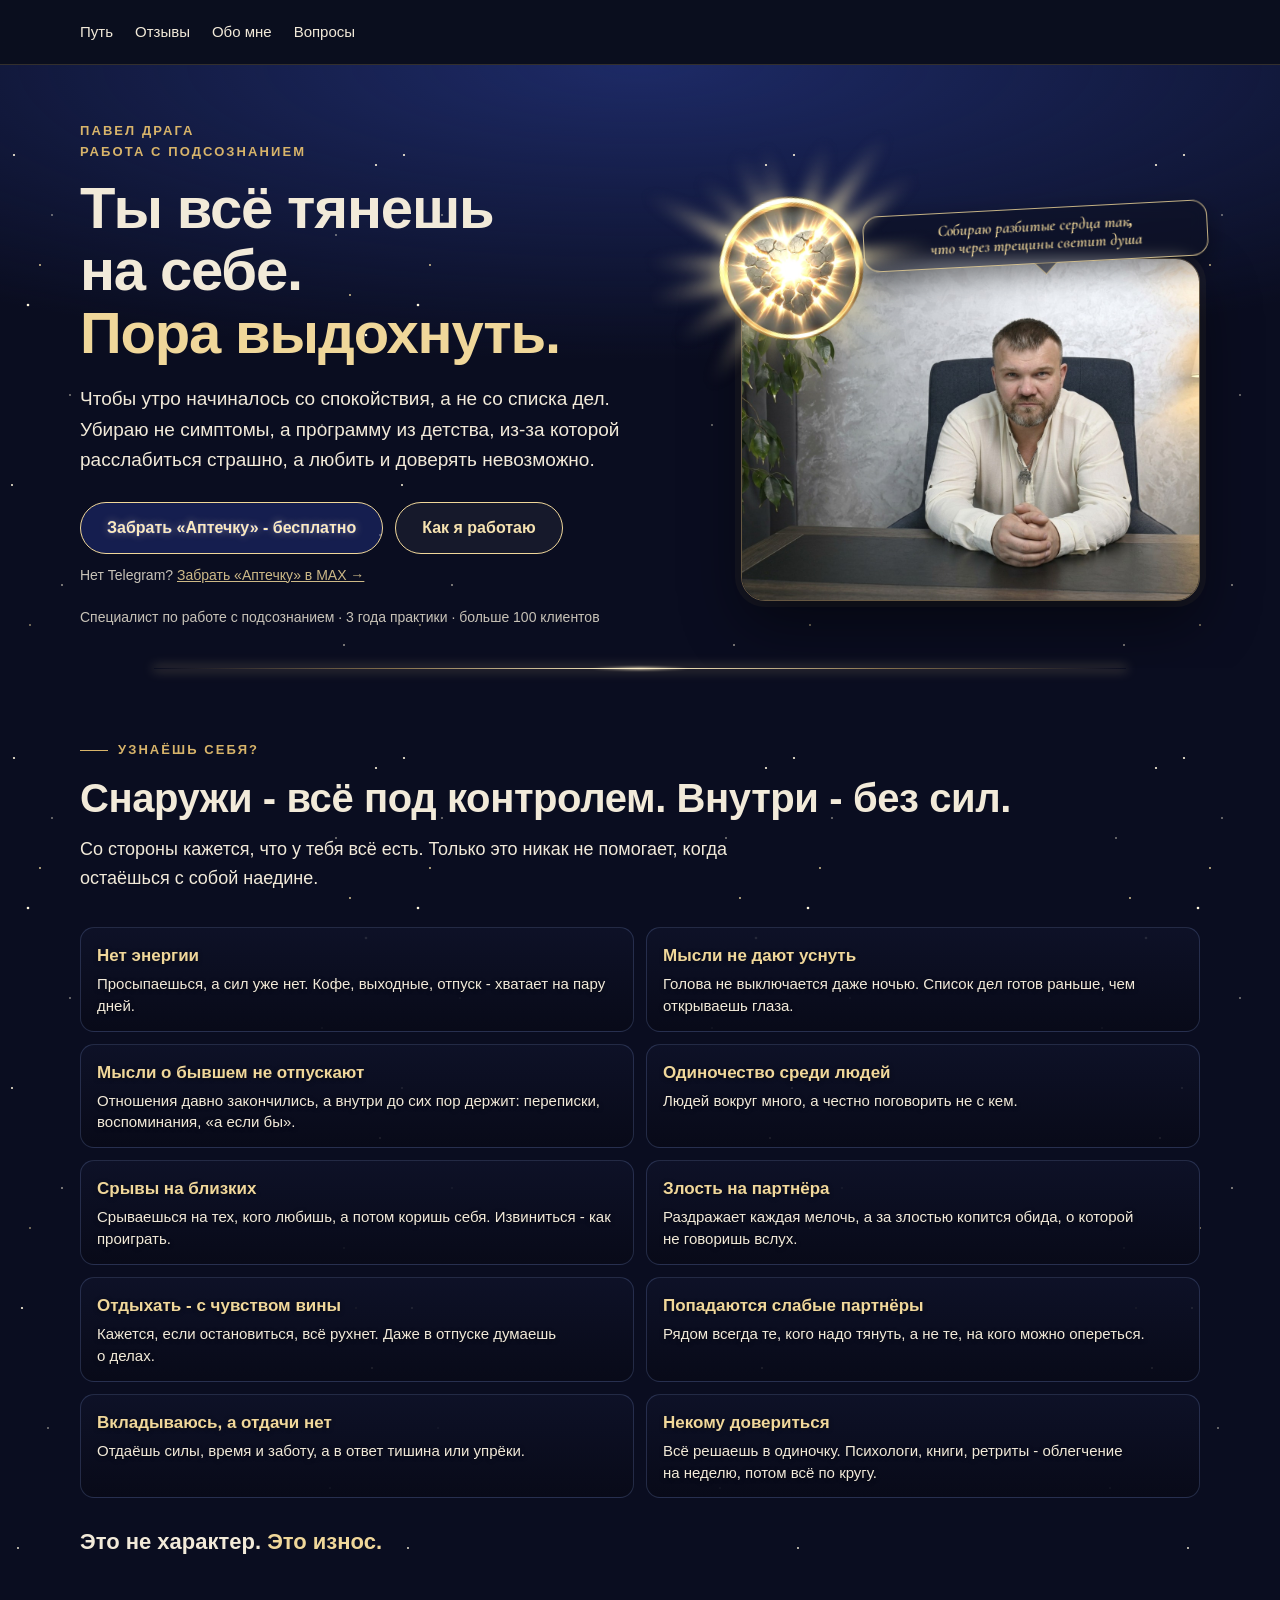
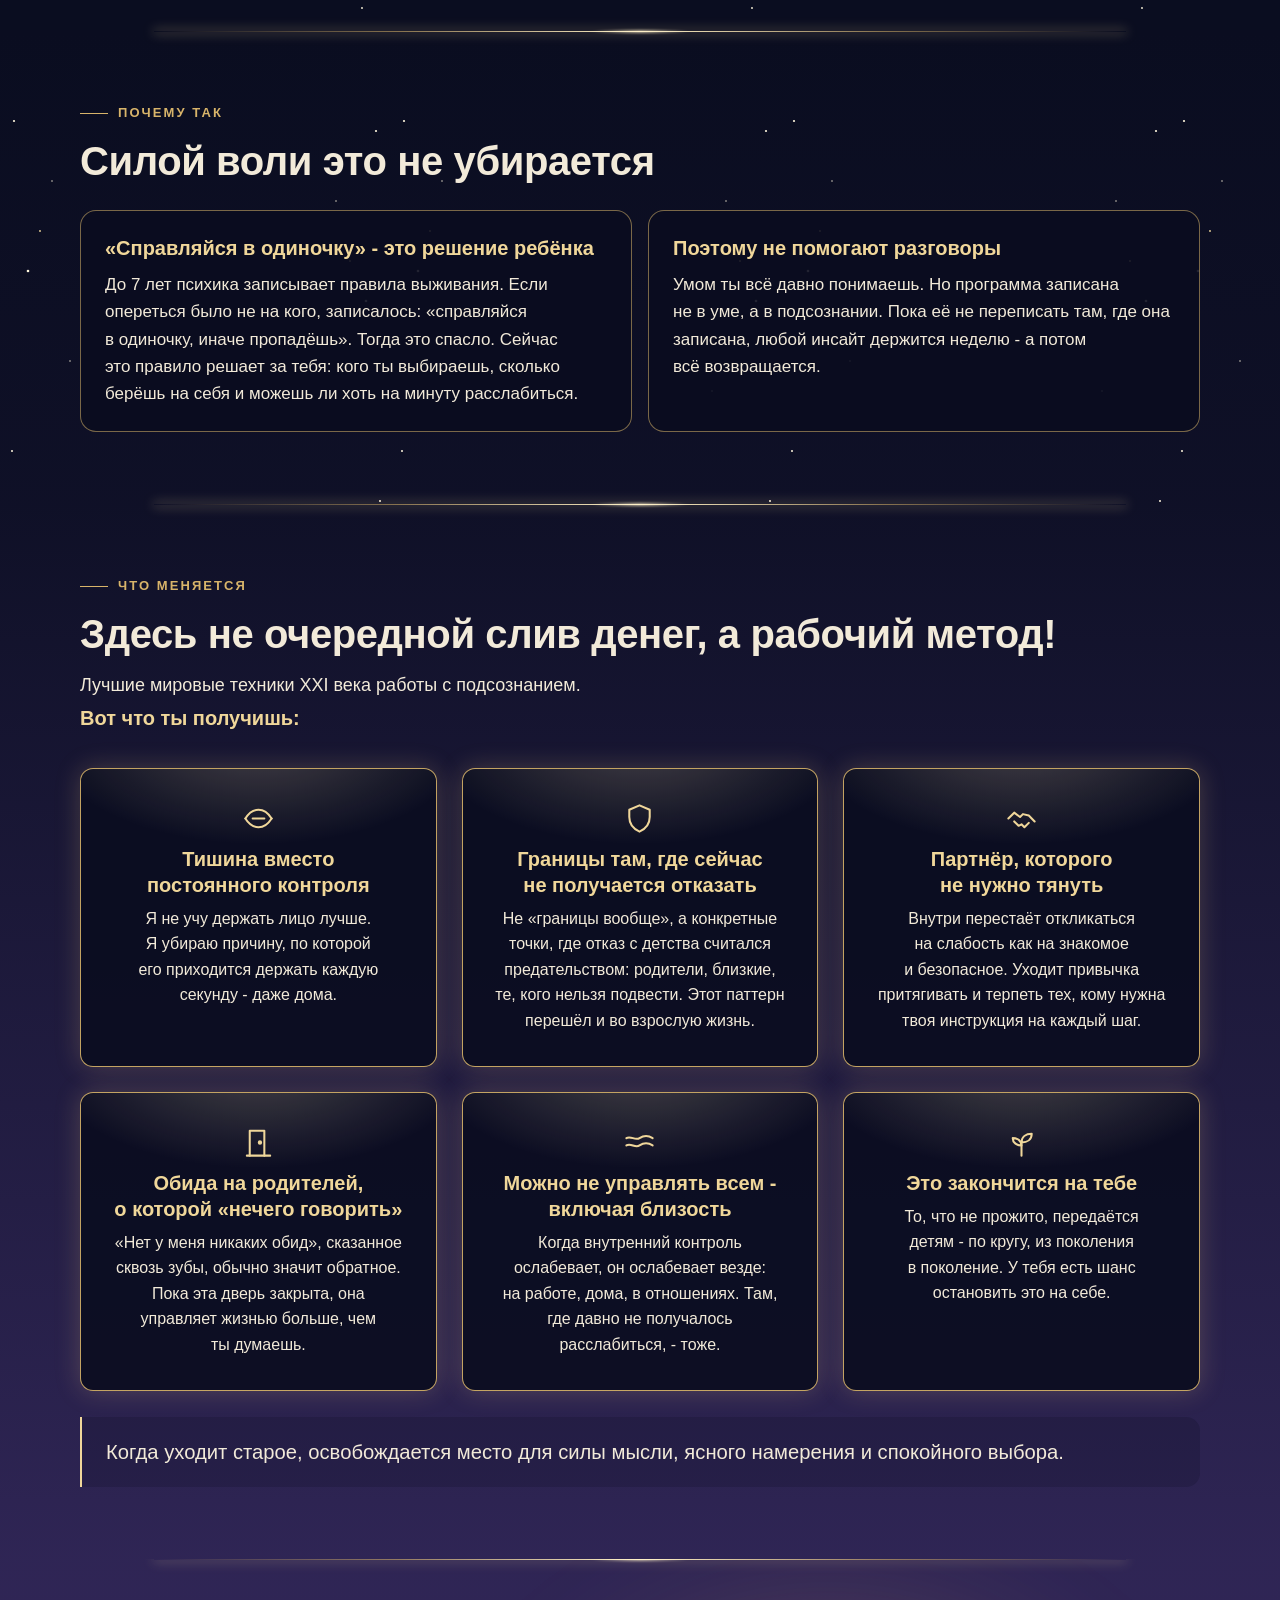
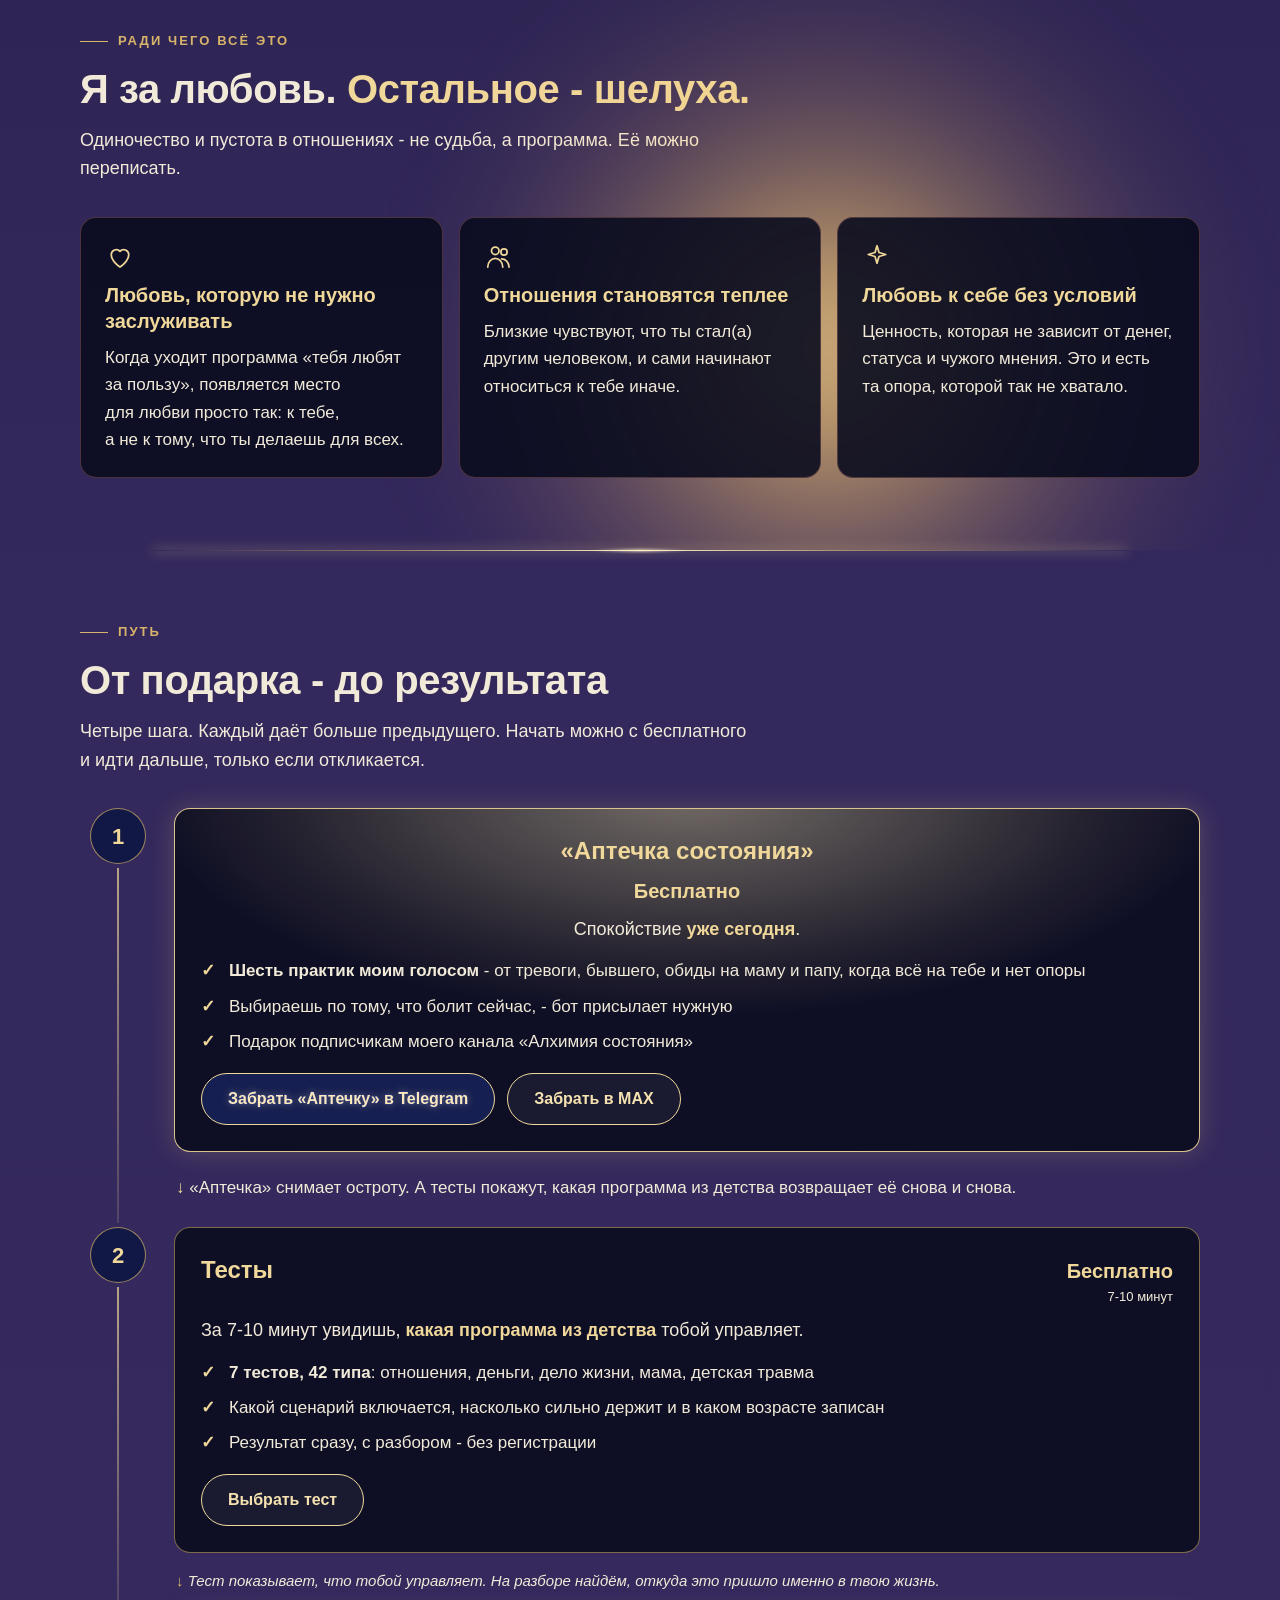
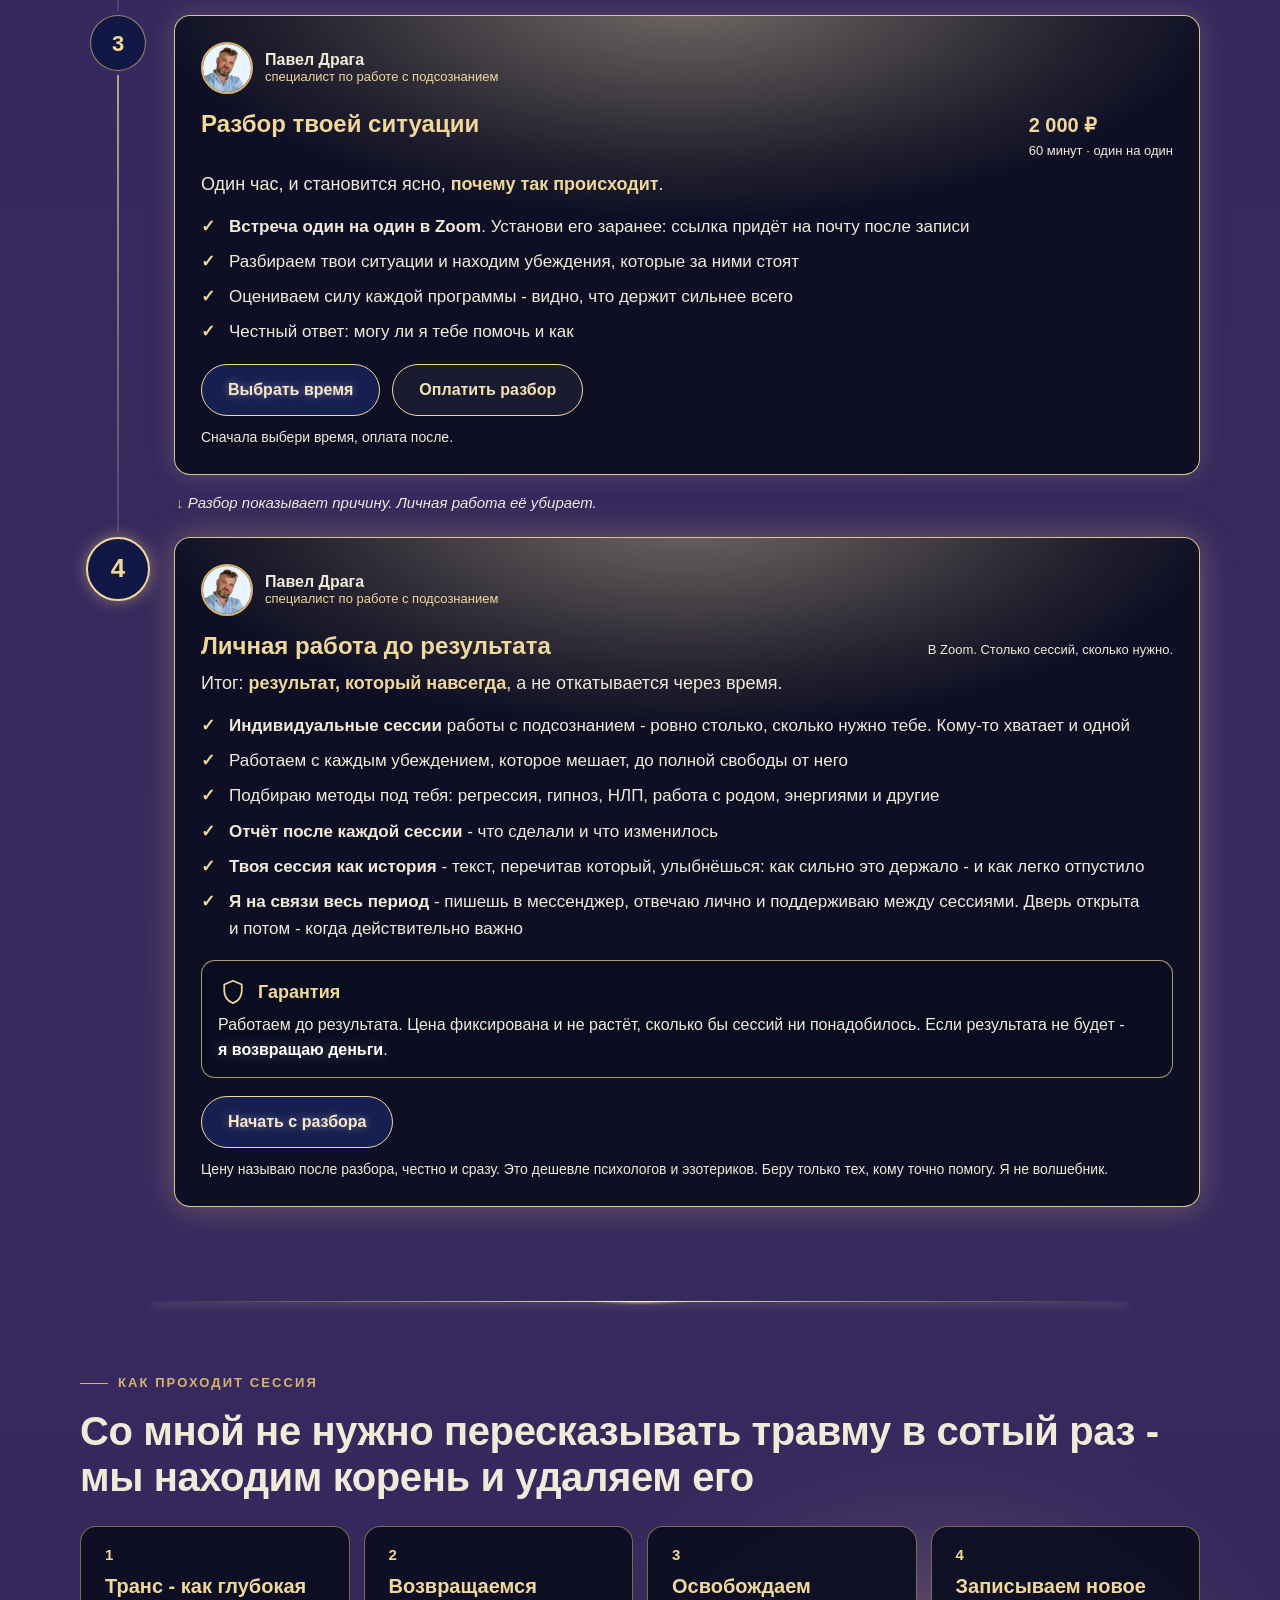
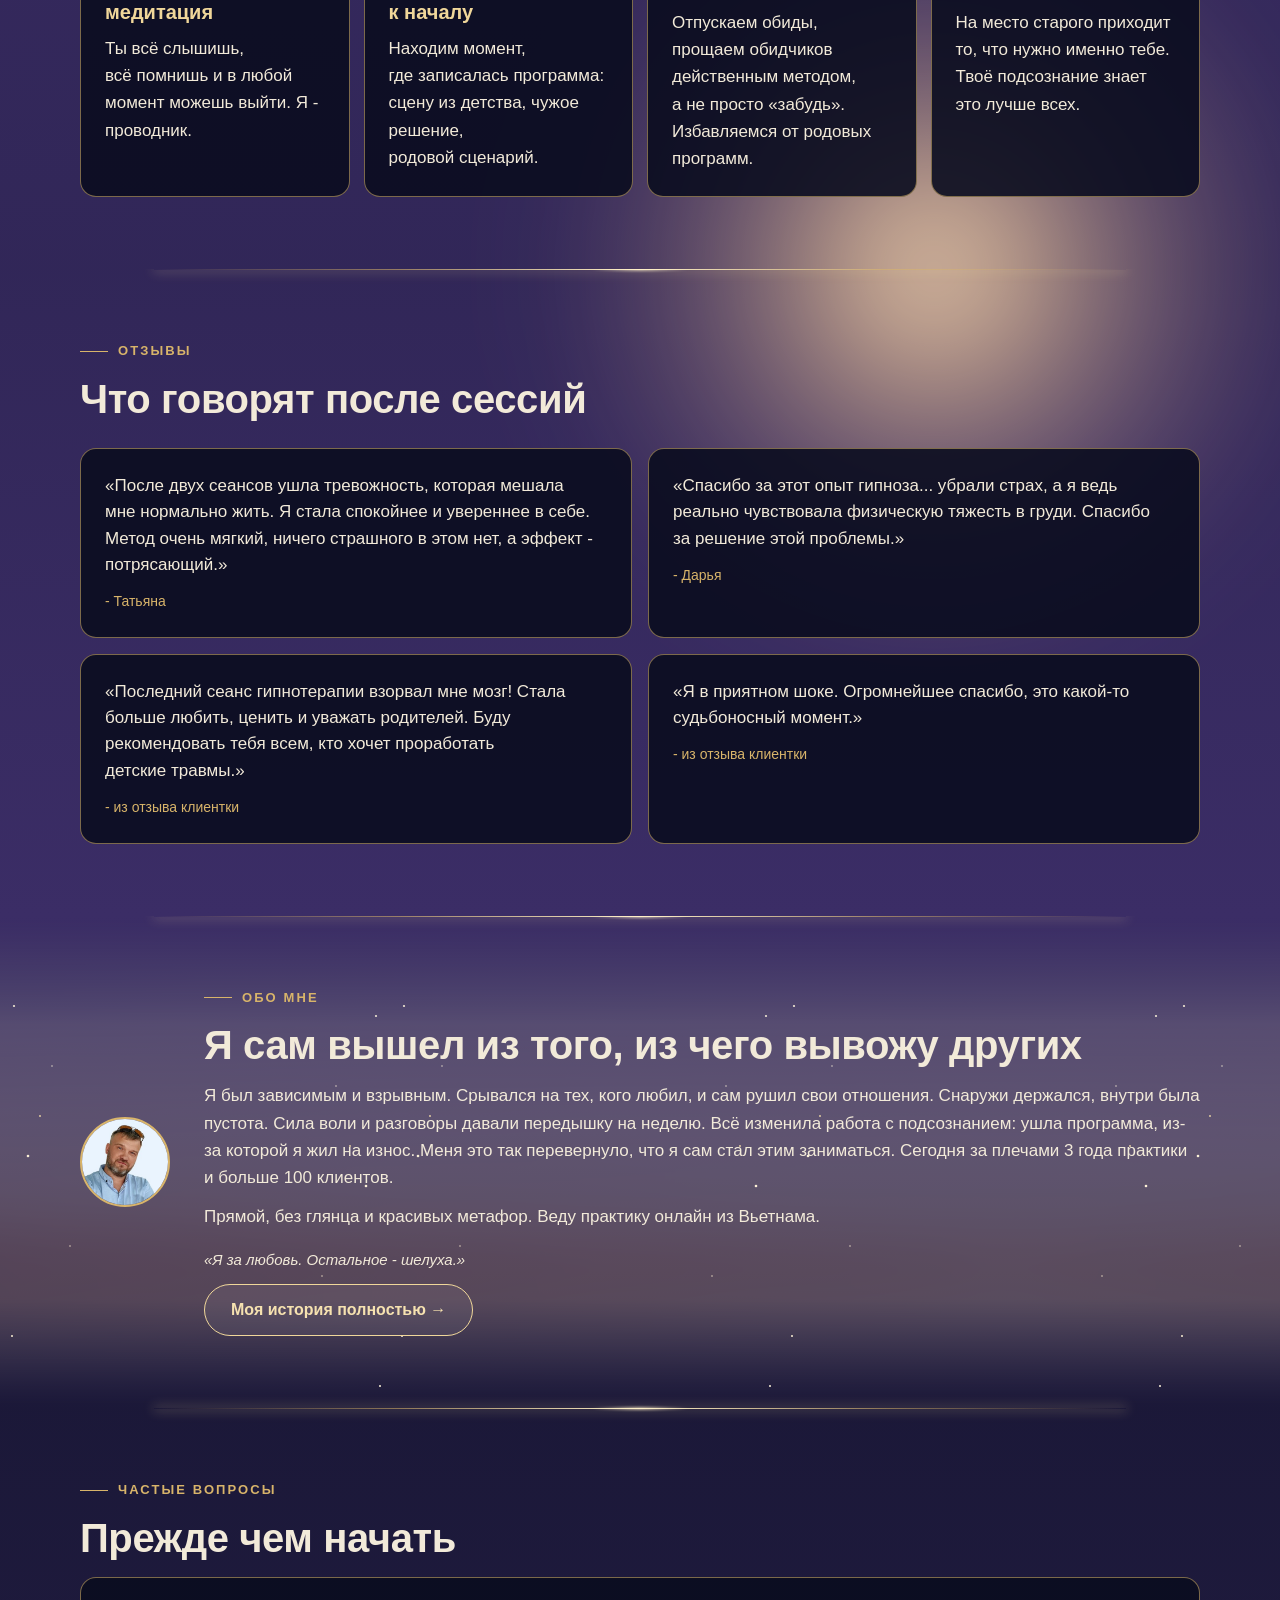
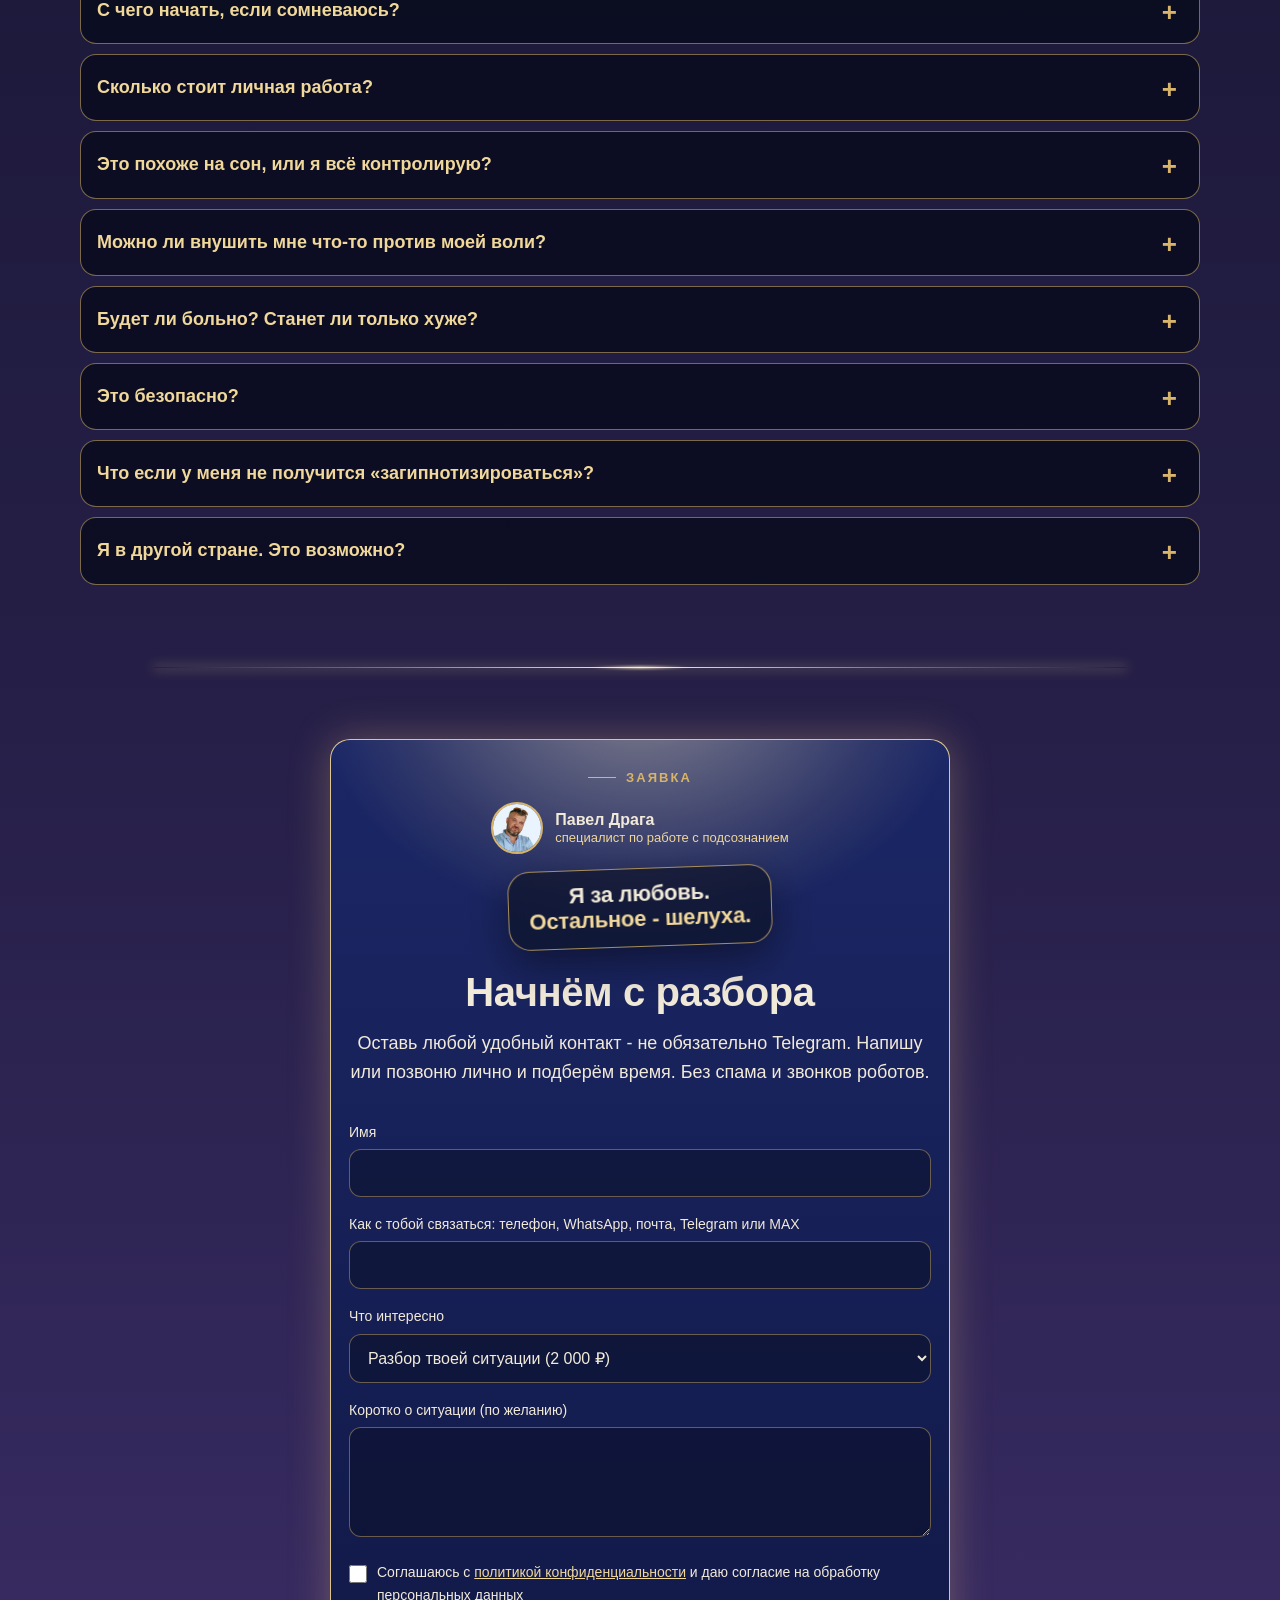
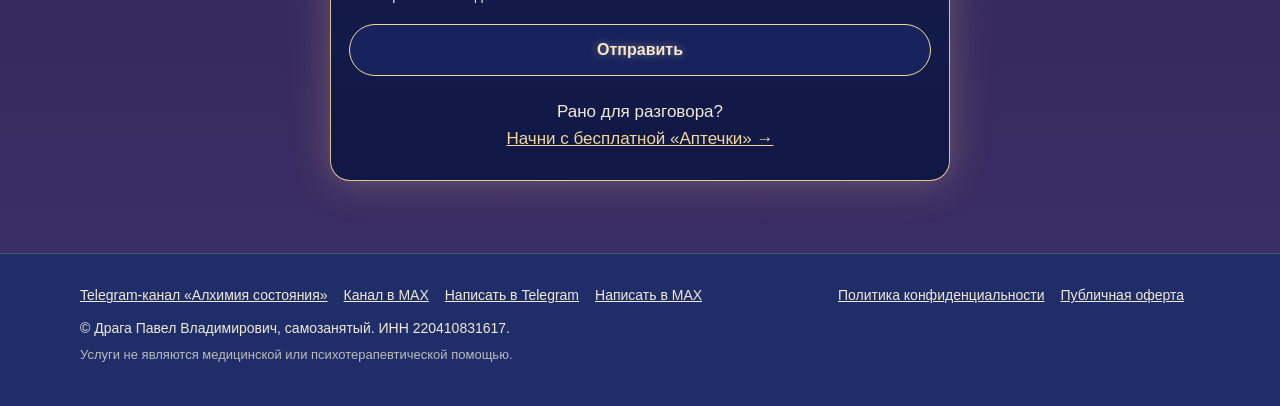
<file: index.html>
<!doctype html>
<html lang="ru">
<head>
<meta charset="utf-8">
<meta name="viewport" content="width=device-width, initial-scale=1">
<title>Павел Драга - работа с подсознанием для тех, кто всё держит на себе</title>
<meta name="description" content="Для тех, кто всё тянет на себе и уже без сил. Убираю программу из детства, из-за которой невозможно расслабиться и довериться. Бесплатная «Аптечка», тесты, разбор и личная работа.">
<meta property="og:title" content="Павел Драга - работа с подсознанием для тех, кто всё держит на себе">
<meta property="og:description" content="Для тех, кто всё тянет на себе и уже без сил. Убираю программу из детства, из-за которой невозможно расслабиться и довериться. Бесплатная «Аптечка», тесты, разбор и личная работа.">
<meta property="og:image" content="assets/pavel.webp">
<link rel="icon" href="assets/favicon-32.png">
<link rel="apple-touch-icon" href="assets/favicon-180.png">
<link rel="stylesheet" href="assets/style.css?v=19">
<script>(function(m,e,t,r,i,k,a){m[i]=m[i]||function(){(m[i].a=m[i].a||[]).push(arguments)};m[i].l=1*new Date();for(var j=0;j<document.scripts.length;j++){if(document.scripts[j].src===r){return;}}k=e.createElement(t),a=e.getElementsByTagName(t)[0],k.async=1,k.src=r,a.parentNode.insertBefore(k,a)})(window,document,"script","https://mc.yandex.ru/metrika/tag.js","ym");ym(113663923,"init",{clickmap:true,trackLinks:true,accurateTrackBounce:true,webvisor:true});</script>
</head>
<body class="home"><svg width="0" height="0" style="position:absolute" aria-hidden="true"><defs><radialGradient id="sg"><stop offset="0" stop-color="#ffe9b8" stop-opacity=".6"/><stop offset="1" stop-color="#ffe9b8" stop-opacity="0"/></radialGradient></defs></svg><div class="sky" aria-hidden="true"><span class="tw" style="left:9%;top:70px;width:20px;height:20px;animation-delay:0s;animation-duration:7s"><svg viewBox="-12 -12 24 24" aria-hidden="true"><circle r="9" fill="url(#sg)"/><path d="M0-11L.9-.9 11 0 .9.9 0 11-.9.9-11 0-.9-.9Z" fill="#fff6dc"/></svg></span><span class="tw" style="left:90%;top:120px;width:24px;height:24px;animation-delay:2.3s;animation-duration:8s"><svg viewBox="-12 -12 24 24" aria-hidden="true"><circle r="9" fill="url(#sg)"/><path d="M0-11L.9-.9 11 0 .9.9 0 11-.9.9-11 0-.9-.9Z" fill="#fff6dc"/></svg></span><span class="tw" style="left:7%;top:330px;width:15px;height:15px;animation-delay:4.1s;animation-duration:9s"><svg viewBox="-12 -12 24 24" aria-hidden="true"><circle r="9" fill="url(#sg)"/><path d="M0-11L.9-.9 11 0 .9.9 0 11-.9.9-11 0-.9-.9Z" fill="#fff6dc"/></svg></span><span class="tw" style="left:93%;top:420px;width:17px;height:17px;animation-delay:1.2s;animation-duration:7.5s"><svg viewBox="-12 -12 24 24" aria-hidden="true"><circle r="9" fill="url(#sg)"/><path d="M0-11L.9-.9 11 0 .9.9 0 11-.9.9-11 0-.9-.9Z" fill="#fff6dc"/></svg></span><span class="tw" style="left:20%;top:200px;width:12px;height:12px;animation-delay:5.6s;animation-duration:10s"><svg viewBox="-12 -12 24 24" aria-hidden="true"><circle r="9" fill="url(#sg)"/><path d="M0-11L.9-.9 11 0 .9.9 0 11-.9.9-11 0-.9-.9Z" fill="#fff6dc"/></svg></span><span class="tw" style="left:80%;top:40px;width:13px;height:13px;animation-delay:3.4s;animation-duration:8.5s"><svg viewBox="-12 -12 24 24" aria-hidden="true"><circle r="9" fill="url(#sg)"/><path d="M0-11L.9-.9 11 0 .9.9 0 11-.9.9-11 0-.9-.9Z" fill="#fff6dc"/></svg></span></div>
<header class="site"><div class="container bar">
  <a class="brand" href="index.html"><img src="assets/logo.png" alt=""></a>
  <nav class="main"><a href="#path">Путь</a><a href="#reviews">Отзывы</a><a href="about.html">Обо мне</a><a href="#faq">Вопросы</a></nav>
</div></header>
<section class="hero">
  <div class="container">
    <div>
      <div class="kicker">Павел Драга<br>Работа с подсознанием</div>
      <h1>Ты всё тянешь на себе.<br><span class="accent nw">Пора выдохнуть.</span></h1>
      <p class="lead">Чтобы утро начиналось со спокойствия, а не со списка дел.<br>Убираю не симптомы, а программу из детства, из-за которой расслабиться страшно, а любить и доверять невозможно.</p>
      <div class="btns">
        <a class="btn" href="https://t.me/pavel_draga_leads_bot?start=apteka" target="_blank" rel="noopener" data-ev="gift_click">Забрать «Аптечку» - бесплатно</a>
        <a class="btn ghost" href="#path">Как я работаю</a>
      </div>
      <p class="trust" style="margin-top:10px">Нет Telegram? <a href="https://max.ru/se14725843_bot" target="_blank" rel="noopener" data-ev="gift_click">Забрать «Аптечку» в&nbsp;MAX&nbsp;→</a></p>
      <p class="trust">Специалист по работе с подсознанием · 3 года практики · больше 100 клиентов</p>
    </div>
    <div class="hero-visual">
      <div class="seal" aria-hidden="true"><img src="assets/seal-logo.webp" alt=""></div>
      <div class="speech">Собираю разбитые сердца так,<br>что через трещины светит душа</div>
      <div class="hero-frame"><img src="assets/hero-photo-kabinet.jpg" alt="Павел Драга" width="960" height="736"></div>
    </div>
  </div>
</section>

<section class="alt" id="pain">
  <div class="container">
    <div class="kicker"><span class="line"></span>Узнаёшь себя?</div>
    <h2>Снаружи - всё под контролем. Внутри - без сил.</h2>
    <p class="sub">Со стороны кажется, что у тебя всё есть. Только это никак не помогает, когда остаёшься с собой наедине.</p>
    <ul class="pain"><li><b>Нет энергии</b><span>Просыпаешься, а сил уже нет. Кофе, выходные, отпуск - хватает на пару дней.</span></li><li><b>Мысли не дают уснуть</b><span>Голова не выключается даже ночью. Список дел готов раньше, чем открываешь глаза.</span></li><li><b>Мысли о бывшем не отпускают</b><span>Отношения давно закончились, а внутри до сих пор держит: переписки, воспоминания, «а если бы».</span></li><li><b>Одиночество среди людей</b><span>Людей вокруг много, а честно поговорить не с кем.</span></li><li><b>Срывы на близких</b><span>Срываешься на тех, кого любишь, а потом коришь себя. Извиниться - как проиграть.</span></li><li><b>Злость на партнёра</b><span>Раздражает каждая мелочь, а за злостью копится обида, о которой не говоришь вслух.</span></li><li><b>Отдыхать - с чувством вины</b><span>Кажется, если остановиться, всё рухнет. Даже в отпуске думаешь о делах.</span></li><li><b>Попадаются слабые партнёры</b><span>Рядом всегда те, кого надо тянуть, а не те, на кого можно опереться.</span></li><li><b>Вкладываюсь, а отдачи нет</b><span>Отдаёшь силы, время и заботу, а в ответ тишина или упрёки.</span></li><li><b>Некому довериться</b><span>Всё решаешь в одиночку. Психологи, книги, ретриты - облегчение на неделю, потом всё по кругу.</span></li></ul>
    <p class="verdict">Это не характер. <span>Это износ.</span></p>
  </div>
</section>

<section id="why">
  <div class="container">
    <div class="kicker"><span class="line"></span>Почему так</div>
    <h2>Силой воли это не убирается</h2>
    <div class="grid-2" style="margin-top:26px">
      <div class="plate">
        <h3>«Справляйся в одиночку» - это решение ребёнка</h3>
        <p>До 7 лет психика записывает правила выживания. Если опереться было не на кого, записалось: «справляйся в одиночку, иначе пропадёшь». Тогда это спасло. Сейчас это правило решает за тебя: кого ты выбираешь, сколько берёшь на себя и можешь ли хоть на минуту расслабиться.</p>
      </div>
      <div class="plate">
        <h3>Поэтому не помогают разговоры</h3>
        <p>Умом ты всё давно понимаешь. Но программа записана не в уме, а в подсознании. Пока её не переписать там, где она записана, любой инсайт держится неделю - а потом всё возвращается.</p>
      </div>
    </div>
  </div>
</section>

<section class="alt" id="result">
  <div class="container">
    <div class="kicker"><span class="line"></span>Что меняется</div>
    <h2>Здесь не очередной слив денег, а рабочий метод!</h2>
    <p class="sub">Лучшие мировые техники XXI века работы с подсознанием.<br><span class="get">Вот что ты получишь:</span></p>
    <div class="grid-3">
      <div class="plate"><div class="ic"><svg viewBox="0 0 24 24" width="30" height="30" fill="none" stroke="#f0d79a" stroke-width="1.4" stroke-linecap="round" stroke-linejoin="round" aria-hidden="true"><path d="M3 12c2.5-4 6-6 9-6s6.5 2 9 6"/><path d="M3 12c2.5 4 6 6 9 6s6.5-2 9-6"/><path d="M8 12h8"/></svg></div><h3>Тишина вместо постоянного контроля</h3><p>Я не учу держать лицо лучше. Я убираю причину, по которой его приходится держать каждую секунду - даже дома.</p></div>
      <div class="plate"><div class="ic"><svg viewBox="0 0 24 24" width="30" height="30" fill="none" stroke="#f0d79a" stroke-width="1.4" stroke-linecap="round" stroke-linejoin="round" aria-hidden="true"><path d="M12 3l7 3v5c0 5-3.2 8.3-7 10-3.8-1.7-7-5-7-10V6z"/></svg></div><h3>Границы там, где сейчас не получается отказать</h3><p>Не «границы вообще», а конкретные точки, где отказ с детства считался предательством: родители, близкие, те, кого нельзя подвести. Этот паттерн перешёл и во взрослую жизнь.</p></div>
      <div class="plate"><div class="ic"><svg viewBox="0 0 24 24" width="30" height="30" fill="none" stroke="#f0d79a" stroke-width="1.4" stroke-linecap="round" stroke-linejoin="round" aria-hidden="true"><path d="M3 12l4-4 4 3 2-2 4 1 4 4"/><path d="M7 14l3 3 2-1 2 2 3-3"/></svg></div><h3>Партнёр, которого не нужно тянуть</h3><p>Внутри перестаёт откликаться на слабость как на знакомое и безопасное. Уходит привычка притягивать и терпеть тех, кому нужна твоя инструкция на каждый шаг.</p></div>
      <div class="plate"><div class="ic"><svg viewBox="0 0 24 24" width="30" height="30" fill="none" stroke="#f0d79a" stroke-width="1.4" stroke-linecap="round" stroke-linejoin="round" aria-hidden="true"><path d="M6 21V4h10v17"/><path d="M4 21h16"/><circle cx="13" cy="12" r=".8" fill="#f0d79a"/></svg></div><h3>Обида на родителей, о которой «нечего говорить»</h3><p>«Нет у меня никаких обид», сказанное сквозь зубы, обычно значит обратное. Пока эта дверь закрыта, она управляет жизнью больше, чем ты думаешь.</p></div>
      <div class="plate"><div class="ic"><svg viewBox="0 0 24 24" width="30" height="30" fill="none" stroke="#f0d79a" stroke-width="1.4" stroke-linecap="round" stroke-linejoin="round" aria-hidden="true"><path d="M3 9c3-2 6 2 9 0s6-2 9 0"/><path d="M3 14c3-2 6 2 9 0s6-2 9 0"/></svg></div><h3>Можно не управлять всем - включая близость</h3><p>Когда внутренний контроль ослабевает, он ослабевает везде: на работе, дома, в отношениях. Там, где давно не получалось расслабиться, - тоже.</p></div>
      <div class="plate"><div class="ic"><svg viewBox="0 0 24 24" width="30" height="30" fill="none" stroke="#f0d79a" stroke-width="1.4" stroke-linecap="round" stroke-linejoin="round" aria-hidden="true"><path d="M12 21v-9"/><path d="M12 12c0-4 3-6 7-6 0 4-3 6-7 6z"/><path d="M12 14c0-3-2.5-5-6-5 0 3 2.5 5 6 5z"/></svg></div><h3>Это закончится на тебе</h3><p>То, что не прожито, передаётся детям - по кругу, из поколения в поколение. У тебя есть шанс остановить это на себе.</p></div>
    </div>
    <p class="honest">Когда уходит старое, освобождается место для силы мысли, ясного намерения и спокойного выбора.</p>
  </div>
</section>

<section id="love">
  <div class="container">
    <div class="kicker"><span class="line"></span>Ради чего всё это</div>
    <h2>Я за любовь. <span class="accent">Остальное - шелуха.</span></h2>
    <p class="sub">Одиночество и пустота в отношениях - не судьба, а программа. Её можно переписать.</p>
    <div class="grid-3">
      <div class="plate love"><div class="ic"><svg viewBox="0 0 24 24" width="30" height="30" fill="none" stroke="#f0d79a" stroke-width="1.4" stroke-linecap="round" stroke-linejoin="round" aria-hidden="true"><path d="M12 20s-7-4.5-7-10a4 4 0 0 1 7-2.5A4 4 0 0 1 19 10c0 5.5-7 10-7 10z"/></svg></div><h3>Любовь, которую не нужно заслуживать</h3><p>Когда уходит программа «тебя любят за пользу», появляется место для любви просто так: к тебе, а не к тому, что ты делаешь для всех.</p></div>
      <div class="plate love"><div class="ic"><svg viewBox="0 0 24 24" width="30" height="30" fill="none" stroke="#f0d79a" stroke-width="1.4" stroke-linecap="round" stroke-linejoin="round" aria-hidden="true"><circle cx="9" cy="7" r="3"/><circle cx="16" cy="8" r="2.5"/><path d="M3 20c0-4 3-7 6-7s6 3 6 7"/><path d="M14 13.5c3 0 6 2.5 6 6.5"/></svg></div><h3>Отношения становятся теплее</h3><p>Близкие чувствуют, что ты стал(а) другим человеком, и сами начинают относиться к тебе иначе.</p></div>
      <div class="plate love"><div class="ic"><svg viewBox="0 0 24 24" width="30" height="30" fill="none" stroke="#f0d79a" stroke-width="1.4" stroke-linecap="round" stroke-linejoin="round" aria-hidden="true"><path d="M12 3l1.6 5.4L19 10l-5.4 1.6L12 17l-1.6-5.4L5 10l5.4-1.6z"/></svg></div><h3>Любовь к себе без условий</h3><p>Ценность, которая не зависит от денег, статуса и чужого мнения. Это и есть та опора, которой так не хватало.</p></div>
    </div>
  </div>
</section>

<section id="path">
  <div class="container">
    <div class="kicker"><span class="line"></span>Путь</div>
    <h2>От подарка - до результата</h2>
    <p class="sub">Четыре шага. Каждый даёт больше предыдущего. Начать можно с бесплатного и идти дальше, только если откликается.</p>

    <div class="ladder">

      <div class="step s1">
        <div class="num"><b>1</b><i></i></div>
        <div>
          <div class="card">
            <div class="top"><h3>«Аптечка состояния»</h3><div class="price">Бесплатно</div></div>
            <p class="promise">Спокойствие <b>уже сегодня</b>.</p>
            <ul class="perks">
              <li><b>Шесть практик моим голосом</b> - от тревоги, бывшего, обиды на маму и папу, когда всё на тебе и нет опоры</li>
              <li>Выбираешь по тому, что болит сейчас, - бот присылает нужную</li>
              <li>Подарок подписчикам моего канала «Алхимия состояния»</li>
            </ul>
            <div class="btns"><a class="btn" href="https://t.me/pavel_draga_leads_bot?start=apteka" target="_blank" rel="noopener" data-ev="gift_click">Забрать «Аптечку» в Telegram</a><a class="btn ghost" href="https://max.ru/se14725843_bot" target="_blank" rel="noopener" data-ev="gift_click">Забрать в MAX</a></div>
          </div>
          <p class="bridge big">«Аптечка» снимает остроту. А тесты покажут, какая программа из детства возвращает её снова и снова.</p>
        </div>
      </div>

      <div class="step s2">
        <div class="num"><b>2</b><i></i></div>
        <div>
          <div class="card">
            <div class="top"><h3>Тесты</h3><div class="price">Бесплатно<small>7-10 минут</small></div></div>
            <p class="promise">За 7-10 минут увидишь, <b>какая программа из детства</b> тобой управляет.</p>
            <ul class="perks">
              <li><b>7 тестов, 42 типа</b>: отношения, деньги, дело жизни, мама, детская травма</li>
              <li>Какой сценарий включается, насколько сильно держит и в каком возрасте записан</li>
              <li>Результат сразу, с разбором - без регистрации</li>
            </ul>
            <a class="btn ghost" href="https://pavel-draga-testy.netlify.app/testy/" target="_blank" rel="noopener" data-ev="tests_click">Выбрать тест</a>
          </div>
          <p class="bridge">Тест показывает, что тобой управляет. На разборе найдём, откуда это пришло именно в твою жизнь.</p>
        </div>
      </div>

      <div class="step s3">
        <div class="num"><b>3</b><i></i></div>
        <div>
          <div class="card"><div class="me2"><img src="assets/pavel-round.jpg" alt="Павел Драга"><div><b>Павел Драга</b><span>специалист по работе с подсознанием</span></div></div>
            <div class="top"><h3>Разбор твоей ситуации</h3><div class="price">2 000 ₽<small>60 минут · один на один</small></div></div>
            <p class="promise">Один час, и становится ясно, <b>почему так происходит</b>.</p>
            <ul class="perks">
              <li><b>Встреча один на один в Zoom</b>. Установи его заранее: ссылка придёт на почту после записи</li>
              <li>Разбираем твои ситуации и находим убеждения, которые за ними стоят</li>
              <li>Оцениваем силу каждой программы - видно, что держит сильнее всего</li>
              
              <li>Честный ответ: могу ли я тебе помочь и как</li>
            </ul>
            <div class="btns">
              <a class="btn" href="https://cal.com/pavel-draga/razbor-tenej" target="_blank" rel="noopener" data-ev="booking_open">Выбрать время</a>
              <a class="btn ghost" href="https://auth.robokassa.ru/merchant/Invoice/ZVx0zP87Ike9xbzBuGfWeg" target="_blank" rel="noopener" data-ev="pay_click">Оплатить разбор</a>
            </div>
            <p class="note">Сначала выбери время, оплата после.</p>
          </div>
          <p class="bridge">Разбор показывает причину. Личная работа её убирает.</p>
        </div>
      </div>

      <div class="step s4">
        <div class="num"><b>4</b><i></i></div>
        <div>
          <div class="card"><div class="me2"><img src="assets/pavel-round.jpg" alt="Павел Драга"><div><b>Павел Драга</b><span>специалист по работе с подсознанием</span></div></div>
            <div class="top"><h3>Личная работа до результата</h3><div class="price sm"><small>В Zoom. Столько сессий, сколько нужно.</small></div></div>
            <p class="promise">Итог: <b>результат, который навсегда</b>, а не откатывается через время.</p>
            <ul class="perks">
              <li><b>Индивидуальные сессии</b> работы с подсознанием - ровно столько, сколько нужно тебе. Кому-то хватает и одной</li>
              <li>Работаем с каждым убеждением, которое мешает, до полной свободы от него</li>
              <li>Подбираю методы под тебя: регрессия, гипноз, НЛП, работа с родом, энергиями и другие</li>
              <li><b>Отчёт после каждой сессии</b> - что сделали и что изменилось</li>
              <li><b>Твоя сессия как история</b> - текст, перечитав который, улыбнёшься: как сильно это держало - и как легко отпустило</li>
              <li><b>Я на связи весь период</b> - пишешь в мессенджер, отвечаю лично и поддерживаю между сессиями. Дверь открыта и потом - когда действительно важно</li>
            </ul>
            <div class="guarantee"><div class="ic"><svg viewBox="0 0 24 24" width="30" height="30" fill="none" stroke="#f0d79a" stroke-width="1.4" stroke-linecap="round" stroke-linejoin="round" aria-hidden="true"><path d="M12 3l7 3v5c0 5-3.2 8.3-7 10-3.8-1.7-7-5-7-10V6z"/></svg></div><p><b class="gt">Гарантия</b>Работаем до результата. Цена фиксирована и не растёт, сколько бы сессий ни понадобилось. Если результата не будет - <strong class="hl">я возвращаю деньги</strong>.</p></div>
            <a class="btn" href="#form" data-ev="apply_click">Начать с разбора</a>
            <p class="note">Цену называю после разбора, честно и сразу. Это дешевле психологов и эзотериков. Беру только тех, кому точно помогу. Я не волшебник.</p>
          </div>
        </div>
      </div>

    </div>
  </div>
</section>

<section class="alt" id="method">
  <div class="sun2 sun2-method" aria-hidden="true"></div>
  <div class="container">
    <div class="kicker"><span class="line"></span>Как проходит сессия</div>
    <h2>Со мной не нужно пересказывать травму в сотый раз - мы находим корень и удаляем его</h2>
    <div class="method" style="margin-top:26px">
      <div class="plate"><h3>Транс - как глубокая медитация</h3><p>Ты всё слышишь, всё помнишь и в любой момент можешь выйти. Я - проводник.</p></div>
      <div class="plate"><h3>Возвращаемся к началу</h3><p>Находим момент, где записалась программа: сцену из детства, чужое решение, родовой сценарий.</p></div>
      <div class="plate"><h3>Освобождаем</h3><p>Отпускаем обиды, прощаем обидчиков действенным методом, а не просто «забудь». Избавляемся от родовых программ.</p></div>
      <div class="plate"><h3>Записываем новое</h3><p>На место старого приходит то, что нужно именно тебе. Твоё подсознание знает это лучше всех.</p></div>
    </div>
  </div>
</section>

<section id="reviews">
  <div class="sun2 sun2-reviews" aria-hidden="true"></div>
  <div class="container">
    <div class="kicker"><span class="line"></span>Отзывы</div>
    <h2>Что говорят после сессий</h2>
    <div class="grid-2" style="margin-top:26px">
      <div class="plate"><p class="quote">«После двух сеансов ушла тревожность, которая мешала мне нормально жить. Я стала спокойнее и увереннее в себе. Метод очень мягкий, ничего страшного в этом нет, а эффект - потрясающий.»</p><div class="quote-author">- Татьяна</div></div>
      <div class="plate"><p class="quote">«Спасибо за этот опыт гипноза... убрали страх, а я ведь реально чувствовала физическую тяжесть в груди. Спасибо за решение этой проблемы.»</p><div class="quote-author">- Дарья</div></div>
      <div class="plate"><p class="quote">«Последний сеанс гипнотерапии взорвал мне мозг! Стала больше любить, ценить и уважать родителей. Буду рекомендовать тебя всем, кто хочет проработать детские травмы.»</p><div class="quote-author">- из отзыва клиентки</div></div>
      <div class="plate"><p class="quote">«Я в приятном шоке. Огромнейшее спасибо, это какой-то судьбоносный момент.»</p><div class="quote-author">- из отзыва клиентки</div></div>
    </div>
  </div>
</section>

<section class="alt" id="about">
  <div class="about-sky" aria-hidden="true"></div>
  <div class="container about">
    <img src="assets/pavel-round.jpg" alt="Павел Драга" width="90" height="90">
    <div>
      <div class="kicker"><span class="line"></span>Обо мне</div>
      <h2>Я сам вышел из того, из чего вывожу других</h2>
      <p>Я был зависимым и взрывным. Срывался на тех, кого любил, и сам рушил свои отношения. Снаружи держался, внутри была пустота. Сила воли и разговоры давали передышку на неделю. Всё изменила работа с подсознанием: ушла программа, из-за которой я жил на износ. Меня это так перевернуло, что я сам стал этим заниматься. Сегодня за плечами 3 года практики и больше 100 клиентов.</p>
      <p>Прямой, без глянца и красивых метафор. Веду практику онлайн из Вьетнама.</p>
      <p class="motto">«Я за любовь. Остальное - шелуха.»</p>
      <a class="btn ghost" href="about.html">Моя история полностью →</a>
    </div>
  </div>
</section>

<section id="faq">
  <div class="container">
    <div class="kicker"><span class="line"></span>Частые вопросы</div>
    <h2>Прежде чем начать</h2>
    <div class="faq-list" style="margin-top:16px">
      <div class="faq-item"><button class="faq-q" type="button">С чего начать, если сомневаюсь?</button><div class="faq-a">С бесплатного: забери «Аптечку» или пройди тест. Это ни к чему не обязывает. Если откликнется - следующий шаг разбор.</div></div>
      <div class="faq-item"><button class="faq-q" type="button">Сколько стоит личная работа?</button><div class="faq-a">Цену называю после разбора, честно и сразу. Сначала я должен понять, смогу ли тебе помочь. Если не смогу, скажу прямо.</div></div>
      <div class="faq-item"><button class="faq-q" type="button">Это похоже на сон, или я всё контролирую?</button><div class="faq-a">Нет, ты не спишь и не теряешь контроль. Во время сеанса ты в состоянии глубокой концентрации - вроде медитации. Всё слышишь, осознаёшь и можешь выйти из этого состояния в любой момент.</div></div>
      <div class="faq-item"><button class="faq-q" type="button">Можно ли внушить мне что-то против моей воли?</button><div class="faq-a">Нет, никакое внушение невозможно без твоего согласия. Работает только то, что тебе близко и приемлемо. Всё, что не соответствует твоим ценностям, «фильтруется». Никаких секретов ты не расскажешь.</div></div>
      <div class="faq-item"><button class="faq-q" type="button">Будет ли больно? Станет ли только хуже?</button><div class="faq-a">Иногда всплывают непростые моменты, и может стать чуть неуютно. Моя задача - провести тебя по процессу безопасно, чтобы стало легче. В результате - ощущение свободы и облегчения.</div></div>
      <div class="faq-item"><button class="faq-q" type="button">Это безопасно?</button><div class="faq-a">Метод абсолютно безопасен. Ты постоянно в сознании и полностью чувствуешь реальность. Подход мягкий, без давления.</div></div>
      <div class="faq-item"><button class="faq-q" type="button">Что если у меня не получится «загипнотизироваться»?</button><div class="faq-a">Метод подходит большинству людей. Важно только желание работать над собой и честность с самим собой - остальное я беру на себя.</div></div>
      <div class="faq-item"><button class="faq-q" type="button">Я в другой стране. Это возможно?</button><div class="faq-a">Да. Все сессии проходят онлайн в Zoom - так же, как если бы мы были в одном городе. Нужны только тихое место и наушники.</div></div>
    </div>
  </div>
</section>

<section class="alt" id="form">
  <div class="container form-wrap">
    <div class="kicker" style="justify-content:center"><span class="line"></span>Заявка</div>
    <div class="me2" style="justify-content:center;margin-bottom:14px"><img src="assets/pavel-round.jpg" alt="Павел Драга"><div><b>Павел Драга</b><span>специалист по работе с подсознанием</span></div></div>
    <div class="say-wrap"><div class="say say-end"><span>Я за любовь.</span><b>Остальное - шелуха.</b></div></div>
    <h2 style="text-align:center">Начнём с разбора</h2>
    <p class="sub" style="text-align:center;margin-left:auto;margin-right:auto">Оставь любой удобный контакт - не обязательно Telegram. Напишу или позвоню лично и подберём время. Без спама и звонков роботов.</p>
    <form id="lead-form">
      <div class="field"><label for="name">Имя</label><input type="text" id="name" name="name" required autocomplete="name"></div>
      <div class="field"><label for="contact">Как с тобой связаться: телефон, WhatsApp, почта, Telegram или MAX</label><input type="text" id="contact" name="contact" required></div>
      <div class="field"><label for="want">Что интересно</label>
        <select id="want" name="want">
          <option>Разбор твоей ситуации (2 000 ₽)</option>
          <option>Личная работа до результата</option>
          <option>Пока просто вопрос</option>
        </select></div>
      <div class="field"><label for="message">Коротко о ситуации (по желанию)</label><textarea id="message" name="message"></textarea></div>
      <label class="consent"><input type="checkbox" id="consent" required><span>Соглашаюсь с <a href="privacy.html" target="_blank">политикой конфиденциальности</a> и даю согласие на обработку персональных данных</span></label>
      <button type="submit" class="btn" style="width:100%">Отправить</button>
      <div id="form-status"></div>
    </form>
    <p class="soft">Рано для разговора?<br><a href="https://t.me/pavel_draga_leads_bot?start=apteka" target="_blank" rel="noopener" data-ev="gift_click">Начни с бесплатной «Аптечки» →</a></p>
  </div>
</section>

<footer class="site"><div class="container">
  <div>
    <div class="socials"><a href="https://t.me/alhimiyasostoyaniya" target="_blank" rel="noopener">Telegram-канал «Алхимия состояния»</a><a href="https://max.ru/channel_pavel_draga" target="_blank" rel="noopener">Канал в MAX</a><a href="https://t.me/pavel_draga" target="_blank" rel="noopener">Написать в Telegram</a><a href="https://max.ru/u/f9LHodD0cOIXRHmdS8zhddeg0cuzIXljGwgvECPzeS0i2mBxQzJtRjokWUw" target="_blank" rel="noopener">Написать в MAX</a></div>
    <p style="margin-top:10px">© Драга Павел Владимирович, самозанятый. ИНН 220410831617.</p>
    <p style="margin-top:6px;font-size:13px;opacity:.75">Услуги не являются медицинской или психотерапевтической помощью.</p>
  </div>
  <div><a href="privacy.html">Политика конфиденциальности</a><a href="offer.html">Публичная оферта</a></div>
</div></footer>
<script src="assets/script.js?v=17"></script>
</body>
</html>
</file>
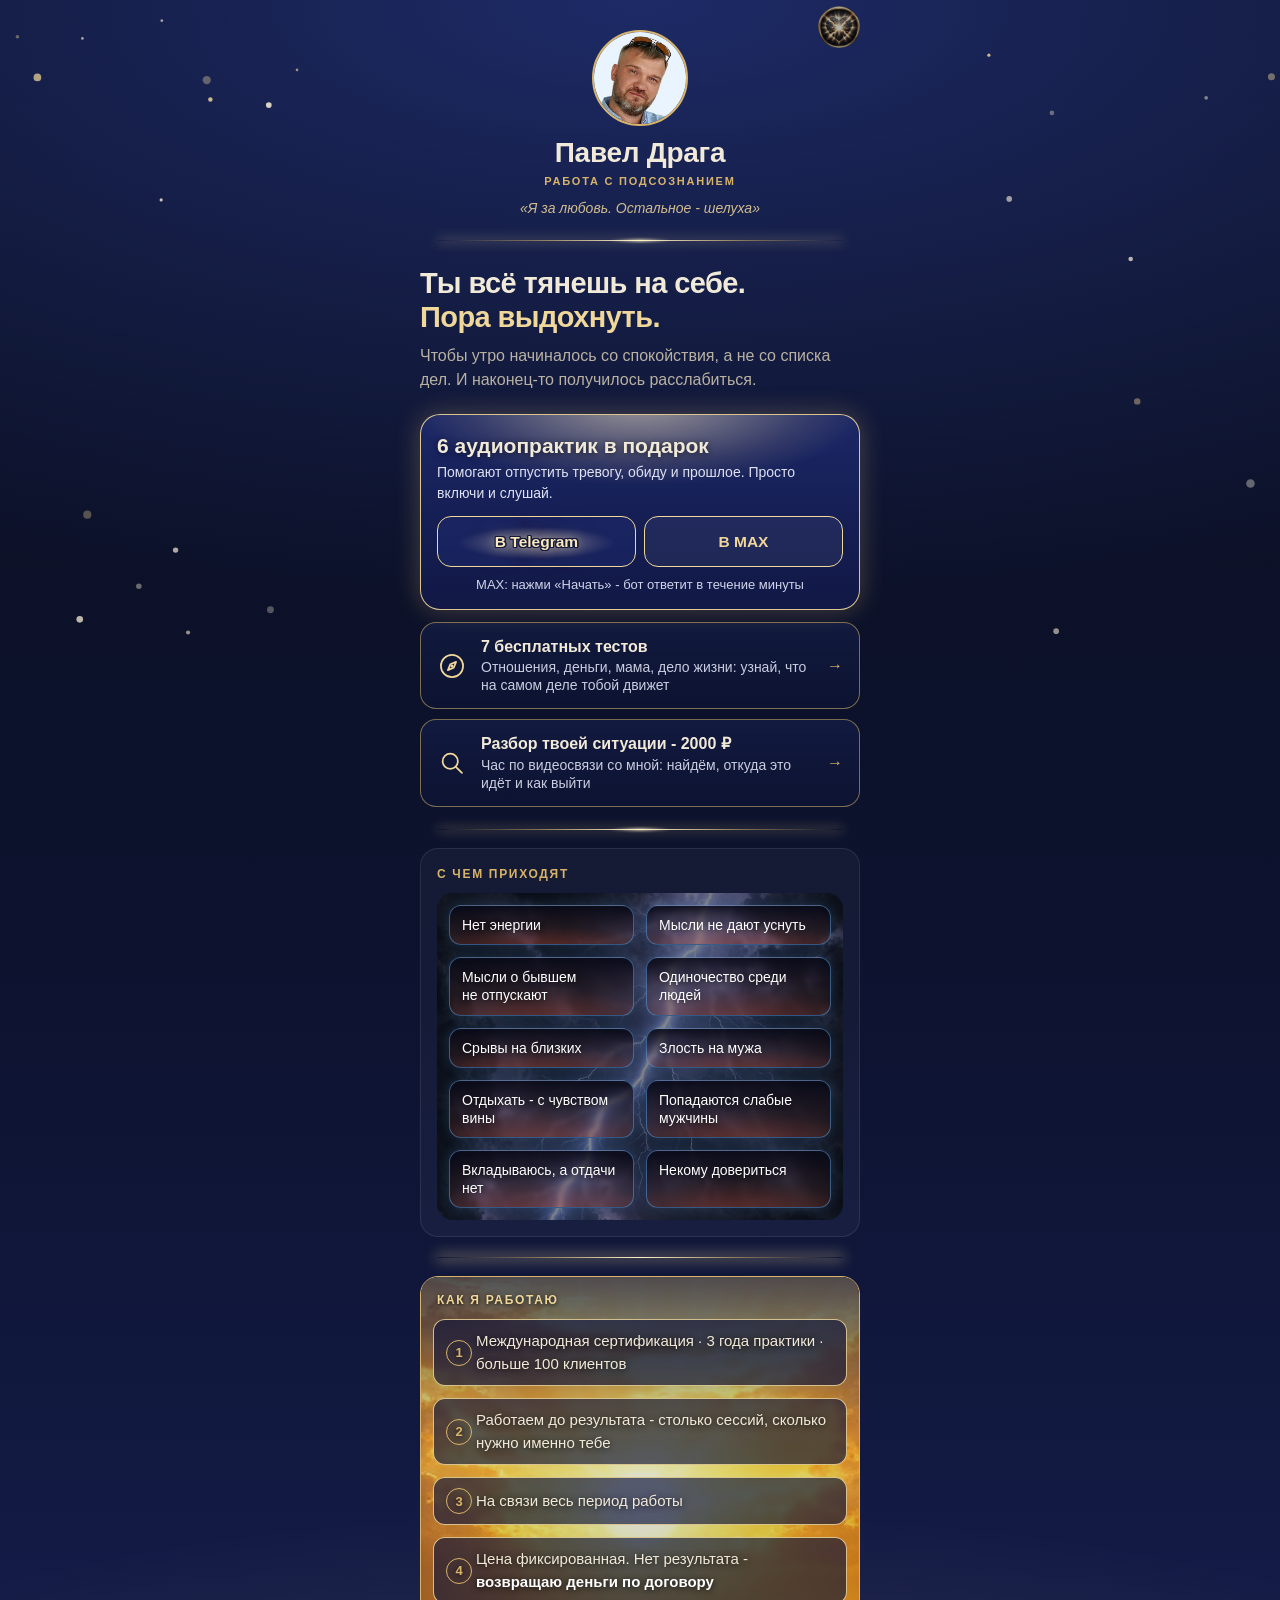
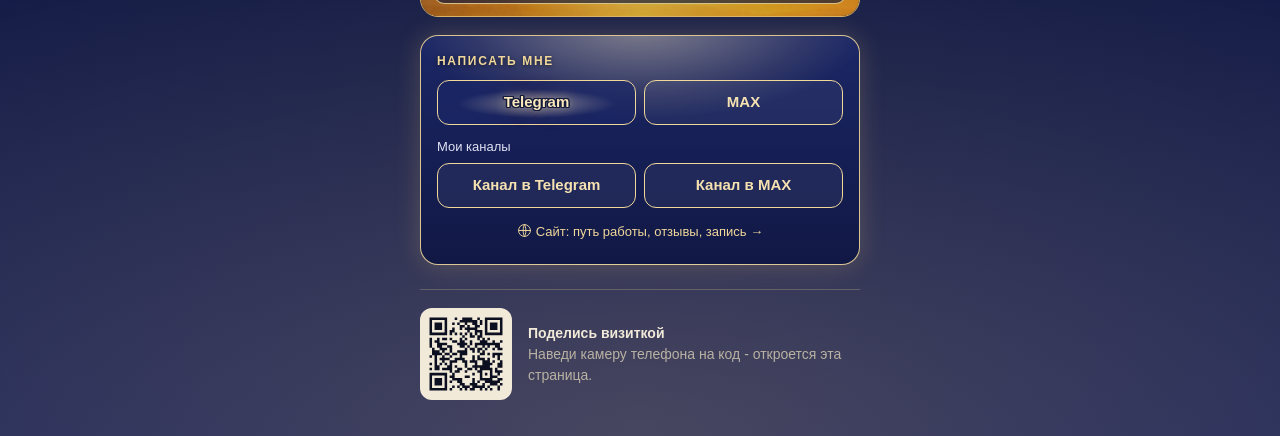
<file: card/index.html>
<!doctype html>
<html lang="ru">
<head>
<meta charset="utf-8">
<meta name="viewport" content="width=device-width, initial-scale=1">
<title>Павел Драга - все ссылки</title>
<meta name="description" content="Работа с подсознанием для тех, кто всё тянет на себе. Бесплатные аудиопрактики и тесты, разбор и личная работа до результата.">
<meta property="og:title" content="Павел Драга - работа с подсознанием">
<meta property="og:description" content="Ты всё тянешь на себе. Пора выдохнуть.">
<meta property="og:image" content="https://pavel-draga.netlify.app/assets/pavel-round.jpg">
<link rel="icon" href="../assets/favicon-32.png">
<link rel="apple-touch-icon" href="../assets/favicon-180.png">
<script>(function(m,e,t,r,i,k,a){m[i]=m[i]||function(){(m[i].a=m[i].a||[]).push(arguments)};m[i].l=1*new Date();for(var j=0;j<document.scripts.length;j++){if(document.scripts[j].src===r){return;}}k=e.createElement(t),a=e.getElementsByTagName(t)[0],k.async=1,k.src=r,a.parentNode.insertBefore(k,a)})(window,document,"script","https://mc.yandex.ru/metrika/tag.js","ym");ym(113663923,"init",{clickmap:true,trackLinks:true,accurateTrackBounce:true});</script>
<style>


:root{--font:-apple-system,BlinkMacSystemFont,"SF Pro Display","Segoe UI",Roboto,Arial,sans-serif;--bg:#0b0f1f;--line:rgba(255,255,255,.09);--text:#f2ead9;--dim:#b9b1a2;--gold:#d8b46a;--gold2:#f0d79a;--pain:#e8957e}
*{box-sizing:border-box;margin:0;padding:0}
body{background:radial-gradient(120% 55% at 50% 0%,#1d2a66 0%,var(--bg) 62%) fixed,var(--bg);color:var(--text);font:16px/1.5 var(--font);-webkit-font-smoothing:antialiased;min-height:100vh}
a{color:inherit;text-decoration:none}
.card{width:min(440px,100% - 32px);margin:0 auto;padding:30px 0 36px}
.hero{display:flex;gap:16px;align-items:center}
.hero .av{width:92px;height:92px;flex:none;border-radius:50%;object-fit:cover;border:2px solid var(--gold)}
.hero.c{flex-direction:column;gap:0;text-align:center}
.hero.c .av{width:96px;height:96px;margin-bottom:12px}
.hero.c .motto{margin-top:10px;font-size:14px;font-style:italic;color:var(--gold2);opacity:.85}
h1{font-size:29px!important;line-height:1.15!important;margin-top:26px!important}
.hero .hp,.hero .ov{display:none}h1,.lead{text-align:left}

.name{font-size:28px;font-weight:800;letter-spacing:-.01em;line-height:1.1}
.role{font-size:11px;letter-spacing:.16em;text-transform:uppercase;color:var(--gold);font-weight:700;margin-top:4px}
.motto{font-size:14px;color:var(--dim);margin-top:10px;line-height:1.35}.motto b{color:var(--gold2)}
h1{font-size:28px;line-height:1.15;font-weight:800;letter-spacing:-.02em;margin:18px 0 10px}
h1 .a{color:var(--gold2)}
.lead{color:var(--dim);font-size:16px}
.gift{margin-top:22px;padding:18px 16px 14px;border-radius:20px;background:linear-gradient(160deg,rgba(216,180,106,.22),rgba(216,180,106,.06));border:1.5px solid rgba(216,180,106,.7);box-shadow:0 10px 34px rgba(216,180,106,.12)}
.gift .t{font-size:19px;font-weight:800;line-height:1.2}
.gift .d{color:var(--dim);font-size:14px;margin:4px 0 12px}
.two{display:grid;grid-template-columns:1fr 1fr;gap:8px}
.btn{display:block;text-align:center;padding:13px 8px;border-radius:14px;font-weight:800;font-size:15.5px}
.btn.g{background:linear-gradient(90deg,var(--gold),var(--gold2));color:#1a1405}
.btn.o{border:1.5px solid var(--gold);color:var(--gold2)}
.note{font-size:12px;color:var(--dim);text-align:center;margin-top:8px}
.links{display:grid;gap:10px;margin-top:12px}
.lnk{display:flex;align-items:center;gap:14px;padding:14px 16px;border-radius:16px;border:1px solid rgba(216,180,106,.4);background:rgba(255,255,255,.035)}
.lnk .i{font-size:24px;width:30px;text-align:center;flex:none}
.lnk .t{font-weight:800;font-size:16px;line-height:1.2}
.lnk .d{color:var(--dim);font-size:13.5px;line-height:1.3;margin-top:2px}
.lnk .ar{margin-left:auto;color:var(--gold);font-weight:800}
.box{margin-top:18px;padding:16px;border-radius:18px;background:rgba(255,255,255,.035);border:1px solid var(--line)}
.box h3{font-size:12px;letter-spacing:.14em;text-transform:uppercase;color:var(--gold);font-weight:700;margin-bottom:10px}
.facts{list-style:none;display:grid;gap:7px;font-size:15px}
.facts li{display:flex;gap:10px}.facts li::before{content:"✦";color:var(--gold);flex:none}
.facts .hl{color:#fff;font-weight:800}
.pains{list-style:none;display:grid;gap:7px;font-size:15px}
.pains li{display:flex;gap:10px;align-items:baseline}.pains li::before{content:"";width:6px;height:6px;border-radius:50%;background:#e8957e;flex:none;transform:translateY(-2px)}
.gl{height:1px;margin:22px 4% 18px;background:linear-gradient(90deg,transparent,rgba(216,180,106,.6) 25%,#fff2c8 50%,rgba(216,180,106,.6) 75%,transparent);box-shadow:0 0 12px 1px rgba(240,215,154,.45);position:relative}.gl::after{content:"";position:absolute;left:42%;right:42%;top:-2px;height:5px;border-radius:50%;background:radial-gradient(ellipse,rgba(255,240,200,.85),transparent 70%);filter:blur(1px)}
.hl{color:#fff;font-weight:800}.u{list-style:none;display:grid;gap:8px;font-size:15px;line-height:1.4}.u li{display:grid;grid-template-columns:18px 1fr;align-items:baseline}.u li::before{content:"✦";color:var(--gold);font-size:13px}
.grid2{display:grid;grid-template-columns:1fr 1fr;gap:8px}.grid2 div{padding:10px 12px;border-radius:12px;background:rgba(232,149,126,.08);border:1px solid rgba(232,149,126,.25);font-size:14px;line-height:1.3}
.num{list-style:none;display:grid;gap:12px;font-size:15px;counter-reset:n}.num li{display:grid;grid-template-columns:30px 1fr;align-items:start;counter-increment:n}.num li::before{content:counter(n);width:24px;height:24px;border-radius:50%;border:1px solid var(--gold);color:var(--gold);display:grid;place-items:center;font-size:13px;font-weight:700}
.tags{display:flex;flex-wrap:wrap;gap:6px}
.tags span{font-size:13.5px;padding:4px 10px;border-radius:999px;border:1px solid rgba(232,149,126,.35);background:rgba(232,149,126,.07)}
.mini{display:grid;grid-template-columns:1fr 1fr;gap:8px}.mini a{display:block;text-align:center;padding:10px 8px;border-radius:12px;border:1px solid rgba(216,180,106,.45);font-weight:700;font-size:15px;color:var(--gold2)}
.sub{font-size:13px;color:var(--dim);margin:12px 0 7px}
.foot{display:flex;align-items:center;gap:16px;margin-top:24px;padding-top:18px;border-top:1px solid var(--line)}
.qr{width:92px;height:92px;flex:none;background:#f2ead9;border-radius:12px;padding:7px}
.qr svg{width:100%;height:100%;display:block}
.foot p{font-size:14px;color:var(--dim)}.foot p b{color:var(--text)}
.grid2{position:relative;gap:12px;padding:12px;border-radius:16px;overflow:hidden;isolation:isolate;box-shadow:inset 0 0 40px rgba(0,0,0,.7)}.grid2::before{content:"";position:absolute;inset:0;z-index:-1;background:url([data-uri]) 39% center/cover no-repeat;filter:brightness(.53);transform:rotate(26deg) scale(1.578)}.grid2 div{position:relative;color:#fff;font-weight:400;background:radial-gradient(130% 120% at 50% 120%,rgba(232,90,60,.42),rgba(232,90,60,.084) 55%,rgba(10,10,24,.86));border:1px solid hsla(209,70%,62%,.52);box-shadow:0 0 14px hsla(209,70%,60%,.22);backdrop-filter:blur(2px);-webkit-backdrop-filter:blur(2px);text-shadow:0 1px 4.2px rgba(0,0,0,.5)}.dawn{position:relative;overflow:hidden;isolation:isolate;border-color:rgba(216,180,106,.35)}.dawn::before{content:"";position:absolute;inset:0;z-index:-1;background:linear-gradient(180deg,rgba(11,15,31,.05),rgba(11,15,31,.45) 40%,rgba(11,15,31,.75)),none center 52%/cover no-repeat}.dawn li,.dawn h3{text-shadow:0 1px 6px rgba(0,0,0,.85)}</style>
<style>.dawn{padding:12px;border-color:rgba(216,180,106,1)!important}.dawn::before{background:url([data-uri]) center/cover no-repeat!important}.dawn .num{gap:12px}.dawn .num li{align-items:center;padding:10px 12px;border-radius:12px;background:rgba(29,18,15,.65);border:1px solid rgba(216,180,106,.85);backdrop-filter:blur(3px);-webkit-backdrop-filter:blur(3px)}.dawn h3{color:#f0d79a;text-shadow:0 1px 4px rgba(0,0,0,.9);margin:2px 4px 10px}.sbox{position:relative;overflow:hidden;isolation:isolate}.sbox::after{content:"";position:absolute;inset:0;pointer-events:none;z-index:2;background:radial-gradient(90% 45% at 50% 100%,rgba(255,180,90,.286),rgba(255,180,90,.1) 45%,transparent 75%)}.joinx{height:39px;position:relative}.joinx::after{content:"";position:absolute;left:4%;right:4%;top:50%;height:1px;opacity:.78;background:linear-gradient(90deg,transparent,rgba(216,180,106,.6) 25%,#fff2c8 50%,rgba(216,180,106,.6) 75%,transparent);box-shadow:0 0 12px 1px rgba(240,215,154,.45)}</style><style>body{background:radial-gradient(120% 30% at 50% 0%,#1d2a66 0%,rgba(29,42,102,0) 100%),linear-gradient(180deg,#0b0f1f 0%,#0b0f1f 40%,#161527 62%,#2a1f1c 82%,#3a2a1a 100%)!important;background-attachment:scroll!important}</style><style>
.gift .t{font-size:21px}
.gift{position:relative;overflow:hidden;background:radial-gradient(70% 55% at 50% -5%,rgba(255,236,190,.55),rgba(255,220,150,.12) 55%,rgba(255,220,150,0) 75%),linear-gradient(180deg,#1b2766,#111845);border:1.5px solid rgba(240,215,154,.9);box-shadow:0 0 26px rgba(255,210,130,.25)}
.gift .t{text-shadow:0 1px 6px rgba(0,0,0,.6)}.gift .d{color:#dfe2f2}.btn.o{background:rgba(255,255,255,.05);border-color:#f0d79a}
.gift .note{font-size:13px;color:#cfd4ea;opacity:1}
body{background:radial-gradient(120% 30% at 50% 0%,#1d2a66 0%,rgba(29,42,102,0) 100%),radial-gradient(100% 26% at 50% 100%,rgba(240,200,120,.22),rgba(240,200,120,0) 100%),linear-gradient(180deg,#0b0f1f 0%,#0d1330 50%,#141c48 80%,#18225a 100%)!important}
.dawn .num li{background:rgba(14,20,58,.66)!important;border-color:rgba(240,215,154,.85)!important}
.lnk{background:linear-gradient(180deg,rgba(29,42,102,.35),rgba(15,22,60,.35));border-color:rgba(216,180,106,.55)}
.lnk .i{display:grid;place-items:center}.lnk .d{color:#c9cde0;font-size:14px}
.contact{position:relative;overflow:hidden;background:radial-gradient(70% 55% at 50% -5%,rgba(255,236,190,.45),rgba(255,220,150,.1) 55%,rgba(255,220,150,0) 75%),linear-gradient(180deg,#1b2766,#111845)!important;border:1.5px solid rgba(240,215,154,.9)!important;box-shadow:0 0 26px rgba(255,210,130,.2)!important}
.contact h3{color:#f0d79a;text-shadow:0 1px 4px rgba(0,0,0,.6)}.contact .sub{color:#dfe2f2}
.contact .mini a{border:1.5px solid #f0d79a;color:#f6e2b0;background:rgba(255,255,255,.05)}
.contact .mini:first-of-type a:first-child{background:linear-gradient(90deg,var(--gold),var(--gold2));color:#1a1405;border:0}
.foot{border-top-color:rgba(240,215,154,.25)}
.joinx::after{opacity:1!important;height:1.5px;box-shadow:0 0 14px 2px rgba(240,215,154,.6)}
</style><style>.gift .btn.g,.contact .mini:first-of-type a:first-child{background:radial-gradient(40% 33% at 50% 53%,rgba(250,236,204,.38) 0%,rgba(250,236,204,.171) 59%,rgba(250,236,204,0) 100%),rgba(27,39,102,.68)!important;color:rgb(20,26,58)!important;text-shadow:0 0 4.65px rgba(247,223,174,.9),0 0 10.85px rgba(247,223,174,.78),0 0 21.7px rgba(247,223,174,.6),0 0 37.2px rgba(247,223,174,.51),0 0 62px rgba(247,223,174,.36)!important;border:1.5px solid #f0d79a!important;box-shadow:none!important}</style><style>.gift .btn.g,.contact .mini:first-of-type a:first-child{color:#fbe9bd!important;text-shadow:1.40px 0.00px 0 #141a3a,-1.40px 0.00px 0 #141a3a,0.00px 1.40px 0 #141a3a,0.00px -1.40px 0 #141a3a,0.98px 0.98px 0 #141a3a,-0.98px 0.98px 0 #141a3a,0.98px -0.98px 0 #141a3a,-0.98px -0.98px 0 #141a3a,0 0 10.85px rgba(247,223,174,.6),0 0 21.7px rgba(247,223,174,.45),0 0 37.2px rgba(247,223,174,.35)!important}</style><style>body{position:relative}body::after{content:"";position:absolute;left:0;right:0;top:0;height:640px;background:url("data:image/svg+xml,%3Csvg%20xmlns%3D%22http%3A//www.w3.org/2000/svg%22%20viewBox%3D%220%200%20390%20640%22%20preserveAspectRatio%3D%22xMidYMin%20slice%22%3E%3Ccircle%20cx%3D%22301.3%22%20cy%3D%2216.8%22%20r%3D%220.48%22%20fill%3D%22%23f0d79a%22%20opacity%3D%220.84%22/%3E%3Ccircle%20cx%3D%22361.2%22%20cy%3D%22303.5%22%20r%3D%220.95%22%20fill%3D%22%23fff6dc%22%20opacity%3D%220.49%22/%3E%3Ccircle%20cx%3D%2236.8%22%20cy%3D%22387.0%22%20r%3D%221.30%22%20fill%3D%22%23fff6dc%22%20opacity%3D%220.56%22/%3E%3Ccircle%20cx%3D%2225.1%22%20cy%3D%2211.7%22%20r%3D%220.42%22%20fill%3D%22%23fff6dc%22%20opacity%3D%220.62%22/%3E%3Ccircle%20cx%3D%2283.5%22%20cy%3D%22249.9%22%20r%3D%220.90%22%20fill%3D%22%23fff6dc%22%20opacity%3D%220.37%22/%3E%3Ccircle%20cx%3D%2212.8%22%20cy%3D%22239.9%22%20r%3D%221.30%22%20fill%3D%22%23fff6dc%22%20opacity%3D%220.57%22/%3E%3Ccircle%20cx%3D%22315.4%22%20cy%3D%22395.5%22%20r%3D%221.22%22%20fill%3D%22%23f0d79a%22%20opacity%3D%220.49%22/%3E%3Ccircle%20cx%3D%2291.8%22%20cy%3D%22574.2%22%20r%3D%220.55%22%20fill%3D%22%23f0d79a%22%20opacity%3D%220.34%22/%3E%3Ccircle%20cx%3D%2249.6%22%20cy%3D%22227.0%22%20r%3D%221.23%22%20fill%3D%22%23f0d79a%22%20opacity%3D%220.50%22/%3E%3Ccircle%20cx%3D%2282.6%22%20cy%3D%22523.5%22%20r%3D%220.81%22%20fill%3D%22%23f0d79a%22%20opacity%3D%220.33%22/%3E%3Ccircle%20cx%3D%22344.5%22%20cy%3D%2278.9%22%20r%3D%220.69%22%20fill%3D%22%23fff6dc%22%20opacity%3D%220.71%22/%3E%3Ccircle%20cx%3D%22364.9%22%20cy%3D%22532.9%22%20r%3D%220.68%22%20fill%3D%22%23f0d79a%22%20opacity%3D%220.43%22/%3E%3Ccircle%20cx%3D%22341.5%22%20cy%3D%22335.3%22%20r%3D%220.93%22%20fill%3D%22%23fff6dc%22%20opacity%3D%220.36%22/%3E%3Ccircle%20cx%3D%22302.6%22%20cy%3D%22315.5%22%20r%3D%220.47%22%20fill%3D%22%23f0d79a%22%20opacity%3D%220.58%22/%3E%3Ccircle%20cx%3D%22372.1%22%20cy%3D%22403.2%22%20r%3D%220.45%22%20fill%3D%22%23fff6dc%22%20opacity%3D%220.44%22/%3E%3Ccircle%20cx%3D%2281.9%22%20cy%3D%2232.0%22%20r%3D%220.87%22%20fill%3D%22%23fff6dc%22%20opacity%3D%220.83%22/%3E%3Ccircle%20cx%3D%2282.4%22%20cy%3D%22185.8%22%20r%3D%221.05%22%20fill%3D%22%23fff6dc%22%20opacity%3D%220.30%22/%3E%3Ccircle%20cx%3D%2263.0%22%20cy%3D%2224.4%22%20r%3D%221.26%22%20fill%3D%22%23f0d79a%22%20opacity%3D%220.36%22/%3E%3Ccircle%20cx%3D%2223.9%22%20cy%3D%22455.3%22%20r%3D%220.54%22%20fill%3D%22%23f0d79a%22%20opacity%3D%220.25%22/%3E%3Ccircle%20cx%3D%224.0%22%20cy%3D%22597.6%22%20r%3D%220.54%22%20fill%3D%22%23fff6dc%22%20opacity%3D%220.15%22/%3E%3Ccircle%20cx%3D%22320.5%22%20cy%3D%2234.4%22%20r%3D%220.70%22%20fill%3D%22%23fff6dc%22%20opacity%3D%220.36%22/%3E%3Ccircle%20cx%3D%22320.7%22%20cy%3D%22525.3%22%20r%3D%221.08%22%20fill%3D%22%23f0d79a%22%20opacity%3D%220.41%22/%3E%3Ccircle%20cx%3D%2221.1%22%20cy%3D%22342.0%22%20r%3D%220.68%22%20fill%3D%22%23fff6dc%22%20opacity%3D%220.27%22/%3E%3Ccircle%20cx%3D%22378.1%22%20cy%3D%22289.2%22%20r%3D%220.75%22%20fill%3D%22%23fff6dc%22%20opacity%3D%220.47%22/%3E%3Ccircle%20cx%3D%22365.7%22%20cy%3D%22303.6%22%20r%3D%220.78%22%20fill%3D%22%23fff6dc%22%20opacity%3D%220.25%22/%3E%3Ccircle%20cx%3D%225.3%22%20cy%3D%2211.2%22%20r%3D%220.55%22%20fill%3D%22%23f0d79a%22%20opacity%3D%220.40%22/%3E%3Ccircle%20cx%3D%22297.9%22%20cy%3D%22551.4%22%20r%3D%221.30%22%20fill%3D%22%23fff6dc%22%20opacity%3D%220.22%22/%3E%3Ccircle%20cx%3D%2255.3%22%20cy%3D%22316.1%22%20r%3D%221.12%22%20fill%3D%22%23fff6dc%22%20opacity%3D%220.53%22/%3E%3Ccircle%20cx%3D%2249.3%22%20cy%3D%226.3%22%20r%3D%220.43%22%20fill%3D%22%23fff6dc%22%20opacity%3D%220.59%22/%3E%3Ccircle%20cx%3D%22367.5%22%20cy%3D%2229.8%22%20r%3D%220.56%22%20fill%3D%22%23fff6dc%22%20opacity%3D%220.47%22/%3E%3Ccircle%20cx%3D%22346.5%22%20cy%3D%22122.3%22%20r%3D%220.98%22%20fill%3D%22%23f0d79a%22%20opacity%3D%220.42%22/%3E%3Ccircle%20cx%3D%22321.8%22%20cy%3D%22192.3%22%20r%3D%220.86%22%20fill%3D%22%23fff6dc%22%20opacity%3D%220.56%22/%3E%3Ccircle%20cx%3D%2249.1%22%20cy%3D%2260.9%22%20r%3D%220.48%22%20fill%3D%22%23fff6dc%22%20opacity%3D%220.78%22/%3E%3Ccircle%20cx%3D%22303.8%22%20cy%3D%22306.7%22%20r%3D%220.66%22%20fill%3D%22%23fff6dc%22%20opacity%3D%220.65%22/%3E%3Ccircle%20cx%3D%2264.1%22%20cy%3D%2230.3%22%20r%3D%220.68%22%20fill%3D%22%23f0d79a%22%20opacity%3D%220.83%22/%3E%3Ccircle%20cx%3D%2242.3%22%20cy%3D%22178.6%22%20r%3D%220.84%22%20fill%3D%22%23fff6dc%22%20opacity%3D%220.39%22/%3E%3Ccircle%20cx%3D%2226.6%22%20cy%3D%22156.8%22%20r%3D%221.24%22%20fill%3D%22%23f0d79a%22%20opacity%3D%220.33%22/%3E%3Ccircle%20cx%3D%2253.5%22%20cy%3D%22167.6%22%20r%3D%220.82%22%20fill%3D%22%23fff6dc%22%20opacity%3D%220.67%22/%3E%3Ccircle%20cx%3D%2211.4%22%20cy%3D%2223.6%22%20r%3D%221.17%22%20fill%3D%22%23f0d79a%22%20opacity%3D%220.72%22/%3E%3Ccircle%20cx%3D%22387.7%22%20cy%3D%22340.8%22%20r%3D%221.10%22%20fill%3D%22%23fff6dc%22%20opacity%3D%220.52%22/%3E%3Ccircle%20cx%3D%2242.8%22%20cy%3D%22444.0%22%20r%3D%220.64%22%20fill%3D%22%23fff6dc%22%20opacity%3D%220.37%22/%3E%3Ccircle%20cx%3D%22314.7%22%20cy%3D%22549.7%22%20r%3D%221.15%22%20fill%3D%22%23fff6dc%22%20opacity%3D%220.24%22/%3E%3Ccircle%20cx%3D%2224.3%22%20cy%3D%22188.7%22%20r%3D%221.01%22%20fill%3D%22%23fff6dc%22%20opacity%3D%220.73%22/%3E%3Ccircle%20cx%3D%22381.0%22%20cy%3D%22147.3%22%20r%3D%221.30%22%20fill%3D%22%23fff6dc%22%20opacity%3D%220.37%22/%3E%3Ccircle%20cx%3D%228.1%22%20cy%3D%22520.1%22%20r%3D%221.29%22%20fill%3D%22%23fff6dc%22%20opacity%3D%220.35%22/%3E%3Ccircle%20cx%3D%2221.7%22%20cy%3D%22349.0%22%20r%3D%221.01%22%20fill%3D%22%23fff6dc%22%20opacity%3D%220.40%22/%3E%3Ccircle%20cx%3D%2250.6%22%20cy%3D%22564.4%22%20r%3D%221.08%22%20fill%3D%22%23fff6dc%22%20opacity%3D%220.18%22/%3E%3Ccircle%20cx%3D%22365.9%22%20cy%3D%22519.6%22%20r%3D%220.81%22%20fill%3D%22%23fff6dc%22%20opacity%3D%220.37%22/%3E%3Ccircle%20cx%3D%22316.7%22%20cy%3D%22281.4%22%20r%3D%220.53%22%20fill%3D%22%23fff6dc%22%20opacity%3D%220.44%22/%3E%3Ccircle%20cx%3D%22307.5%22%20cy%3D%2260.6%22%20r%3D%220.86%22%20fill%3D%22%23fff6dc%22%20opacity%3D%220.60%22/%3E%3Ccircle%20cx%3D%22302.3%22%20cy%3D%22374.1%22%20r%3D%220.83%22%20fill%3D%22%23fff6dc%22%20opacity%3D%220.58%22/%3E%3Ccircle%20cx%3D%22328.4%22%20cy%3D%22415.8%22%20r%3D%221.17%22%20fill%3D%22%23f0d79a%22%20opacity%3D%220.28%22/%3E%3Ccircle%20cx%3D%2262.4%22%20cy%3D%22587.0%22%20r%3D%220.97%22%20fill%3D%22%23fff6dc%22%20opacity%3D%220.15%22/%3E%3Ccircle%20cx%3D%22307.3%22%20cy%3D%22334.3%22%20r%3D%221.13%22%20fill%3D%22%23f0d79a%22%20opacity%3D%220.24%22/%3E%3Ccircle%20cx%3D%22333.2%22%20cy%3D%22528.0%22%20r%3D%221.20%22%20fill%3D%22%23f0d79a%22%20opacity%3D%220.19%22/%3E%3Ccircle%20cx%3D%22371.3%22%20cy%3D%22402.8%22%20r%3D%220.93%22%20fill%3D%22%23f0d79a%22%20opacity%3D%220.28%22/%3E%3Ccircle%20cx%3D%2257.3%22%20cy%3D%22192.7%22%20r%3D%220.63%22%20fill%3D%22%23fff6dc%22%20opacity%3D%220.56%22/%3E%3Ccircle%20cx%3D%2290.5%22%20cy%3D%2221.3%22%20r%3D%220.40%22%20fill%3D%22%23f0d79a%22%20opacity%3D%220.63%22/%3E%3Ccircle%20cx%3D%22319.4%22%20cy%3D%22223.9%22%20r%3D%221.01%22%20fill%3D%22%23fff6dc%22%20opacity%3D%220.43%22/%3E%3Ccircle%20cx%3D%22387.4%22%20cy%3D%2223.4%22%20r%3D%221.08%22%20fill%3D%22%23f0d79a%22%20opacity%3D%220.44%22/%3E%3C/svg%3E") top center/100% 640px no-repeat;pointer-events:none;z-index:0}
.card{position:relative;z-index:1}
.sky{position:absolute;left:0;right:0;top:0;height:640px;pointer-events:none;z-index:0;overflow:hidden}
.tw{position:absolute;transform:translate(-50%,-50%) scale(.2);opacity:0;animation:tw 8s ease-in-out infinite}
.tw svg{width:100%;height:100%;display:block}
@keyframes tw{0%,70%,100%{opacity:0;transform:translate(-50%,-50%) scale(.2) rotate(0)}80%{opacity:1;transform:translate(-50%,-50%) scale(1) rotate(20deg)}90%{opacity:.15;transform:translate(-50%,-50%) scale(.5) rotate(35deg)}}
@media (prefers-reduced-motion:reduce){.tw{animation:none;opacity:.8;transform:translate(-50%,-50%) scale(.8)}}
</style><style>.card{position:relative}.corner{position:absolute;top:6px;right:0;width:42px;height:42px;filter:brightness(.7) saturate(.65);z-index:2}</style></head>
<body><svg width="0" height="0" style="position:absolute" aria-hidden="true"><defs><radialGradient id="sg"><stop offset="0" stop-color="#ffe9b8" stop-opacity=".6"/><stop offset="1" stop-color="#ffe9b8" stop-opacity="0"/></radialGradient></defs></svg><div class="sky" aria-hidden="true"><span class="tw" style="left:9%;top:70px;width:20px;height:20px;animation-delay:0s;animation-duration:7s"><svg viewBox="-12 -12 24 24" aria-hidden="true"><circle r="9" fill="url(#sg)"/><path d="M0-11L.9-.9 11 0 .9.9 0 11-.9.9-11 0-.9-.9Z" fill="#fff6dc"/></svg></span><span class="tw" style="left:90%;top:120px;width:24px;height:24px;animation-delay:2.3s;animation-duration:8s"><svg viewBox="-12 -12 24 24" aria-hidden="true"><circle r="9" fill="url(#sg)"/><path d="M0-11L.9-.9 11 0 .9.9 0 11-.9.9-11 0-.9-.9Z" fill="#fff6dc"/></svg></span><span class="tw" style="left:7%;top:330px;width:15px;height:15px;animation-delay:4.1s;animation-duration:9s"><svg viewBox="-12 -12 24 24" aria-hidden="true"><circle r="9" fill="url(#sg)"/><path d="M0-11L.9-.9 11 0 .9.9 0 11-.9.9-11 0-.9-.9Z" fill="#fff6dc"/></svg></span><span class="tw" style="left:93%;top:420px;width:17px;height:17px;animation-delay:1.2s;animation-duration:7.5s"><svg viewBox="-12 -12 24 24" aria-hidden="true"><circle r="9" fill="url(#sg)"/><path d="M0-11L.9-.9 11 0 .9.9 0 11-.9.9-11 0-.9-.9Z" fill="#fff6dc"/></svg></span><span class="tw" style="left:20%;top:200px;width:12px;height:12px;animation-delay:5.6s;animation-duration:10s"><svg viewBox="-12 -12 24 24" aria-hidden="true"><circle r="9" fill="url(#sg)"/><path d="M0-11L.9-.9 11 0 .9.9 0 11-.9.9-11 0-.9-.9Z" fill="#fff6dc"/></svg></span><span class="tw" style="left:80%;top:40px;width:13px;height:13px;animation-delay:3.4s;animation-duration:8.5s"><svg viewBox="-12 -12 24 24" aria-hidden="true"><circle r="9" fill="url(#sg)"/><path d="M0-11L.9-.9 11 0 .9.9 0 11-.9.9-11 0-.9-.9Z" fill="#fff6dc"/></svg></span></div>
<main class="card">
  <img class="corner" src="../assets/heart.webp" alt=""><div class="hero c"><img class="av" src="[data-uri]" alt="Павел Драга"><div class="name">Павел Драга</div><div class="role">Работа с подсознанием</div><div class="motto">«Я за любовь. Остальное - шелуха»</div></div>

  <div class="gl"></div>
  <h1>Ты всё тянешь на себе.<br><span class="a">Пора выдохнуть.</span></h1>
  <p class="lead">Чтобы утро начиналось со спокойствия, а не со списка дел. И наконец-то получилось расслабиться.</p>

  <div class="gift">
    <div class="t">6 аудиопрактик в подарок</div>
    <div class="d">Помогают отпустить тревогу, обиду и прошлое. Просто включи и слушай.</div>
    <div class="two">
      <a class="btn g" href="https://t.me/pavel_draga_leads_bot?start=apteka" target="_blank" rel="noopener">В Telegram</a>
      <a class="btn o" href="https://max.ru/se14725843_bot" target="_blank" rel="noopener">В MAX</a>
    </div>
    <p class="note">MAX: нажми «Начать» - бот ответит в течение минуты</p>
  </div>

  <div class="links">
    <a class="lnk" href="https://pavel-draga-testy.netlify.app/testy/" target="_blank" rel="noopener"><span class="i"><svg viewBox="0 0 24 24" width="28" height="28" fill="none" stroke="#f0d79a" stroke-width="1.5" stroke-linecap="round" stroke-linejoin="round" aria-hidden="true"><circle cx="12" cy="12" r="9.5"/><path d="M15.5 8.5l-2 5-5 2 2-5z"/><circle cx="12" cy="12" r=".6" fill="#f0d79a"/></svg></span><span><div class="t">7 бесплатных тестов</div><div class="d">Отношения, деньги, мама, дело жизни: узнай, что на самом деле тобой движет</div></span><span class="ar">→</span></a>
    <a class="lnk" href="https://cal.com/pavel-draga/razbor-tenej" target="_blank" rel="noopener"><span class="i"><svg viewBox="0 0 24 24" width="28" height="28" fill="none" stroke="#f0d79a" stroke-width="1.5" stroke-linecap="round" stroke-linejoin="round" aria-hidden="true"><circle cx="10.5" cy="10.5" r="6.5"/><path d="M15.5 15.5L20.5 20.5"/></svg></span><span><div class="t">Разбор твоей <span style="white-space:nowrap">ситуации - 2000 ₽</span></div><div class="d">Час по видеосвязи со мной: найдём, откуда это идёт и как выйти</div></span><span class="ar">→</span></a>
  </div>

  <div class="gl"></div>

  <div class="box"><h3>С чем приходят</h3><div class="grid2"><div>Нет энергии</div><div>Мысли не дают уснуть</div><div>Мысли о бывшем не отпускают</div><div>Одиночество среди людей</div><div>Срывы на близких</div><div>Злость на мужа</div><div>Отдыхать - с чувством вины</div><div>Попадаются слабые мужчины</div><div>Вкладываюсь, а отдачи нет</div><div>Некому довериться</div></div></div>
  <div class="joinx"></div><div class="box dawn" style="margin-top:0"><h3>Как я работаю</h3><ul class="num"><li><span>Международная сертификация · 3 года практики · больше 100 клиентов</span></li><li><span>Работаем до результата - столько сессий, сколько нужно именно тебе</span></li><li><span>На связи весь период работы</span></li><li><span>Цена фиксированная. Нет результата - <span class="hl">возвращаю деньги по договору</span></span></li></ul></div>

  <div class="box contact">
    <h3>Написать мне</h3>
    <div class="mini"><a href="https://t.me/pavel_draga" target="_blank" rel="noopener">Telegram</a><a href="https://max.ru/u/f9LHodD0cOIXRHmdS8zhddeg0cuzIXljGwgvECPzeS0i2mBxQzJtRjokWUw" target="_blank" rel="noopener">MAX</a></div>
    <p class="sub">Мои каналы</p>
    <div class="mini"><a href="https://t.me/alhimiyasostoyaniya" target="_blank" rel="noopener">Канал в Telegram</a><a href="https://max.ru/channel_pavel_draga" target="_blank" rel="noopener">Канал в MAX</a></div>
    <p class="sub" style="text-align:center;margin-top:14px"><a href="https://pavel-draga.netlify.app/" target="_blank" rel="noopener" style="color:var(--gold2)"><svg viewBox="0 0 24 24" width="15" height="15" fill="none" stroke="#f0d79a" stroke-width="1.5" stroke-linecap="round" stroke-linejoin="round" style="vertical-align:-2px;margin-right:4px" aria-hidden="true"><circle cx="12" cy="12" r="9.5"/><path d="M2.5 12h19M12 2.5c3 3.2 3 15.8 0 19M12 2.5c-3 3.2-3 15.8 0 19"/></svg>Сайт: путь работы, отзывы, запись →</a></p>
  </div>

  <div class="foot">
    <div class="qr"><svg version="1.1" viewBox="0 0 31 31" xmlns="http://www.w3.org/2000/svg"><path fill="#0b0f1f" d="M1,1H2V2H1zM2,1H3V2H2zM3,1H4V2H3zM4,1H5V2H4zM5,1H6V2H5zM6,1H7V2H6zM7,1H8V2H7zM11,1H12V2H11zM14,1H15V2H14zM15,1H16V2H15zM16,1H17V2H16zM17,1H18V2H17zM20,1H21V2H20zM23,1H24V2H23zM24,1H25V2H24zM25,1H26V2H25zM26,1H27V2H26zM27,1H28V2H27zM28,1H29V2H28zM29,1H30V2H29zM1,2H2V3H1zM7,2H8V3H7zM13,2H14V3H13zM14,2H15V3H14zM15,2H16V3H15zM16,2H17V3H16zM17,2H18V3H17zM18,2H19V3H18zM19,2H20V3H19zM21,2H22V3H21zM23,2H24V3H23zM29,2H30V3H29zM1,3H2V4H1zM3,3H4V4H3zM4,3H5V4H4zM5,3H6V4H5zM7,3H8V4H7zM10,3H11V4H10zM12,3H13V4H12zM15,3H16V4H15zM18,3H19V4H18zM19,3H20V4H19zM21,3H22V4H21zM23,3H24V4H23zM25,3H26V4H25zM26,3H27V4H26zM27,3H28V4H27zM29,3H30V4H29zM1,4H2V5H1zM3,4H4V5H3zM4,4H5V5H4zM5,4H6V5H5zM7,4H8V5H7zM13,4H14V5H13zM14,4H15V5H14zM16,4H17V5H16zM19,4H20V5H19zM20,4H21V5H20zM23,4H24V5H23zM25,4H26V5H25zM26,4H27V5H26zM27,4H28V5H27zM29,4H30V5H29zM1,5H2V6H1zM3,5H4V6H3zM4,5H5V6H4zM5,5H6V6H5zM7,5H8V6H7zM10,5H11V6H10zM13,5H14V6H13zM15,5H16V6H15zM16,5H17V6H16zM17,5H18V6H17zM18,5H19V6H18zM19,5H20V6H19zM23,5H24V6H23zM25,5H26V6H25zM26,5H27V6H26zM27,5H28V6H27zM29,5H30V6H29zM1,6H2V7H1zM7,6H8V7H7zM9,6H10V7H9zM10,6H11V7H10zM16,6H17V7H16zM19,6H20V7H19zM20,6H21V7H20zM21,6H22V7H21zM23,6H24V7H23zM29,6H30V7H29zM1,7H2V8H1zM2,7H3V8H2zM3,7H4V8H3zM4,7H5V8H4zM5,7H6V8H5zM6,7H7V8H6zM7,7H8V8H7zM9,7H10V8H9zM11,7H12V8H11zM13,7H14V8H13zM15,7H16V8H15zM17,7H18V8H17zM19,7H20V8H19zM21,7H22V8H21zM23,7H24V8H23zM24,7H25V8H24zM25,7H26V8H25zM26,7H27V8H26zM27,7H28V8H27zM28,7H29V8H28zM29,7H30V8H29zM14,8H15V9H14zM17,8H18V9H17zM18,8H19V9H18zM20,8H21V9H20zM21,8H22V9H21zM1,9H2V10H1zM4,9H5V10H4zM6,9H7V10H6zM7,9H8V10H7zM9,9H10V10H9zM13,9H14V10H13zM15,9H16V10H15zM20,9H21V10H20zM22,9H23V10H22zM24,9H25V10H24zM1,10H2V11H1zM3,10H4V11H3zM4,10H5V11H4zM10,10H11V11H10zM11,10H12V11H11zM13,10H14V11H13zM14,10H15V11H14zM17,10H18V11H17zM21,10H22V11H21zM22,10H23V11H22zM23,10H24V11H23zM26,10H27V11H26zM29,10H30V11H29zM1,11H2V12H1zM4,11H5V12H4zM5,11H6V12H5zM6,11H7V12H6zM7,11H8V12H7zM12,11H13V12H12zM13,11H14V12H13zM14,11H15V12H14zM15,11H16V12H15zM17,11H18V12H17zM19,11H20V12H19zM20,11H21V12H20zM21,11H22V12H21zM22,11H23V12H22zM23,11H24V12H23zM24,11H25V12H24zM25,11H26V12H25zM26,11H27V12H26zM27,11H28V12H27zM28,11H29V12H28zM1,12H2V13H1zM4,12H5V13H4zM5,12H6V13H5zM8,12H9V13H8zM9,12H10V13H9zM13,12H14V13H13zM14,12H15V13H14zM16,12H17V13H16zM19,12H20V13H19zM22,12H23V13H22zM24,12H25V13H24zM27,12H28V13H27zM28,12H29V13H28zM2,13H3V14H2zM5,13H6V14H5zM6,13H7V14H6zM7,13H8V14H7zM9,13H10V14H9zM15,13H16V14H15zM17,13H18V14H17zM18,13H19V14H18zM20,13H21V14H20zM21,13H22V14H21zM23,13H24V14H23zM26,13H27V14H26zM28,13H29V14H28zM29,13H30V14H29zM2,14H3V15H2zM3,14H4V15H3zM4,14H5V15H4zM6,14H7V15H6zM9,14H10V15H9zM12,14H13V15H12zM13,14H14V15H13zM14,14H15V15H14zM15,14H16V15H15zM18,14H19V15H18zM20,14H21V15H20zM22,14H23V15H22zM2,15H3V16H2zM3,15H4V16H3zM4,15H5V16H4zM5,15H6V16H5zM7,15H8V16H7zM8,15H9V16H8zM10,15H11V16H10zM11,15H12V16H11zM13,15H14V16H13zM14,15H15V16H14zM15,15H16V16H15zM21,15H22V16H21zM22,15H23V16H22zM24,15H25V16H24zM26,15H27V16H26zM27,15H28V16H27zM28,15H29V16H28zM29,15H30V16H29zM1,16H2V17H1zM3,16H4V17H3zM6,16H7V17H6zM9,16H10V17H9zM13,16H14V17H13zM18,16H19V17H18zM20,16H21V17H20zM26,16H27V17H26zM28,16H29V17H28zM3,17H4V18H3zM5,17H6V18H5zM6,17H7V18H6zM7,17H8V18H7zM8,17H9V18H8zM11,17H12V18H11zM12,17H13V18H12zM13,17H14V18H13zM14,17H15V18H14zM18,17H19V18H18zM20,17H21V18H20zM21,17H22V18H21zM22,17H23V18H22zM24,17H25V18H24zM28,17H29V18H28zM3,18H4V19H3zM6,18H7V19H6zM9,18H10V19H9zM10,18H11V19H10zM11,18H12V19H11zM14,18H15V19H14zM15,18H16V19H15zM17,18H18V19H17zM18,18H19V19H18zM19,18H20V19H19zM22,18H23V19H22zM23,18H24V19H23zM24,18H25V19H24zM26,18H27V19H26zM29,18H30V19H29zM1,19H2V20H1zM3,19H4V20H3zM5,19H6V20H5zM7,19H8V20H7zM9,19H10V20H9zM15,19H16V20H15zM19,19H20V20H19zM22,19H23V20H22zM23,19H24V20H23zM24,19H25V20H24zM25,19H26V20H25zM28,19H29V20H28zM29,19H30V20H29zM3,20H4V21H3zM4,20H5V21H4zM8,20H9V21H8zM9,20H10V21H9zM11,20H12V21H11zM15,20H16V21H15zM18,20H19V21H18zM19,20H20V21H19zM20,20H21V21H20zM21,20H22V21H21zM22,20H23V21H22zM23,20H24V21H23zM24,20H25V21H24zM28,20H29V21H28zM29,20H30V21H29zM1,21H2V22H1zM3,21H4V22H3zM4,21H5V22H4zM6,21H7V22H6zM7,21H8V22H7zM8,21H9V22H8zM9,21H10V22H9zM12,21H13V22H12zM13,21H14V22H13zM16,21H17V22H16zM17,21H18V22H17zM19,21H20V22H19zM21,21H22V22H21zM22,21H23V22H22zM23,21H24V22H23zM24,21H25V22H24zM25,21H26V22H25zM27,21H28V22H27zM9,22H10V23H9zM11,22H12V23H11zM12,22H13V23H12zM15,22H16V23H15zM20,22H21V23H20zM21,22H22V23H21zM25,22H26V23H25zM27,22H28V23H27zM28,22H29V23H28zM29,22H30V23H29zM1,23H2V24H1zM2,23H3V24H2zM3,23H4V24H3zM4,23H5V24H4zM5,23H6V24H5zM6,23H7V24H6zM7,23H8V24H7zM10,23H11V24H10zM18,23H19V24H18zM21,23H22V24H21zM23,23H24V24H23zM25,23H26V24H25zM28,23H29V24H28zM1,24H2V25H1zM7,24H8V25H7zM9,24H10V25H9zM10,24H11V25H10zM15,24H16V25H15zM16,24H17V25H16zM21,24H22V25H21zM25,24H26V25H25zM26,24H27V25H26zM27,24H28V25H27zM1,25H2V26H1zM3,25H4V26H3zM4,25H5V26H4zM5,25H6V26H5zM7,25H8V26H7zM10,25H11V26H10zM11,25H12V26H11zM12,25H13V26H12zM13,25H14V26H13zM18,25H19V26H18zM21,25H22V26H21zM22,25H23V26H22zM23,25H24V26H23zM24,25H25V26H24zM25,25H26V26H25zM28,25H29V26H28zM29,25H30V26H29zM1,26H2V27H1zM3,26H4V27H3zM4,26H5V27H4zM5,26H6V27H5zM7,26H8V27H7zM9,26H10V27H9zM12,26H13V27H12zM13,26H14V27H13zM18,26H19V27H18zM20,26H21V27H20zM23,26H24V27H23zM24,26H25V27H24zM25,26H26V27H25zM26,26H27V27H26zM27,26H28V27H27zM28,26H29V27H28zM1,27H2V28H1zM3,27H4V28H3zM4,27H5V28H4zM5,27H6V28H5zM7,27H8V28H7zM13,27H14V28H13zM14,27H15V28H14zM17,27H18V28H17zM18,27H19V28H18zM19,27H20V28H19zM22,27H23V28H22zM25,27H26V28H25zM26,27H27V28H26zM27,27H28V28H27zM29,27H30V28H29zM1,28H2V29H1zM7,28H8V29H7zM10,28H11V29H10zM12,28H13V29H12zM14,28H15V29H14zM15,28H16V29H15zM16,28H17V29H16zM18,28H19V29H18zM19,28H20V29H19zM20,28H21V29H20zM21,28H22V29H21zM22,28H23V29H22zM24,28H25V29H24zM28,28H29V29H28zM1,29H2V30H1zM2,29H3V30H2zM3,29H4V30H3zM4,29H5V30H4zM5,29H6V30H5zM6,29H7V30H6zM7,29H8V30H7zM9,29H10V30H9zM13,29H14V30H13zM15,29H16V30H15zM17,29H18V30H17zM18,29H19V30H18zM21,29H22V30H21zM23,29H24V30H23zM25,29H26V30H25zM28,29H29V30H28z" id="qr-path" fill="#000000" fill-opacity="1" fill-rule="nonzero" stroke="none"/></svg></div>
    <p><b>Поделись визиткой</b><br>Наведи камеру телефона на код - откроется эта страница.</p>
  </div>
</main>
</body>
</html>
</file>
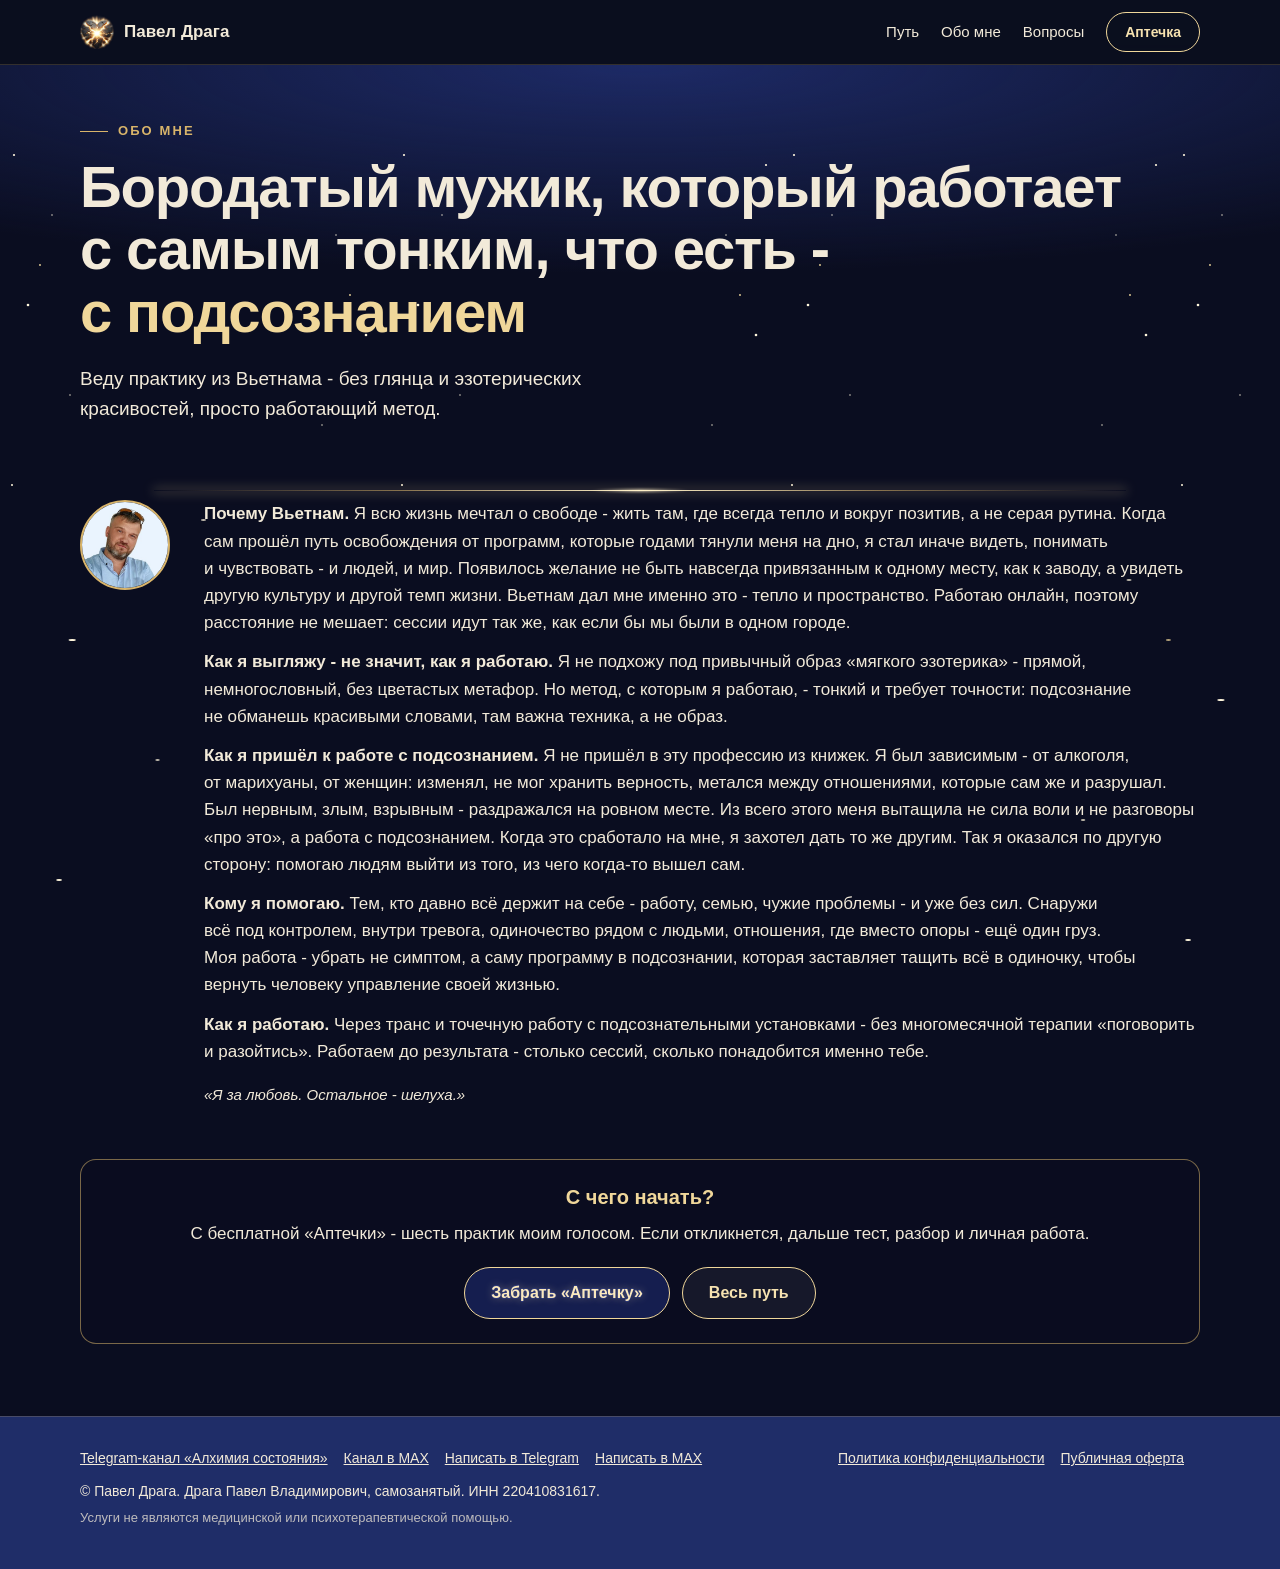
<file: about.html>
<!doctype html>
<html lang="ru">
<head>
<meta charset="utf-8">
<meta name="viewport" content="width=device-width, initial-scale=1">
<title>Обо мне - Павел Драга</title>
<meta name="description" content="История Павла Драга: как я сам вышел из зависимостей через работу с подсознанием и почему помогаю тем, кто всё держит на себе.">
<meta property="og:title" content="Обо мне - Павел Драга">
<meta property="og:description" content="История Павла Драга: как я сам вышел из зависимостей через работу с подсознанием и почему помогаю тем, кто всё держит на себе.">
<meta property="og:image" content="assets/pavel.webp">
<link rel="icon" href="assets/favicon-32.png">
<link rel="apple-touch-icon" href="assets/favicon-180.png">
<link rel="stylesheet" href="assets/style.css?v=17">
<script>(function(m,e,t,r,i,k,a){m[i]=m[i]||function(){(m[i].a=m[i].a||[]).push(arguments)};m[i].l=1*new Date();for(var j=0;j<document.scripts.length;j++){if(document.scripts[j].src===r){return;}}k=e.createElement(t),a=e.getElementsByTagName(t)[0],k.async=1,k.src=r,a.parentNode.insertBefore(k,a)})(window,document,"script","https://mc.yandex.ru/metrika/tag.js","ym");ym(113663923,"init",{clickmap:true,trackLinks:true,accurateTrackBounce:true,webvisor:true});</script>
</head>
<body>
<header class="site"><div class="container bar">
  <a class="brand" href="index.html"><img src="assets/logo.png" alt=""><span>Павел Драга</span></a>
  <nav class="main"><a href="index.html#path">Путь</a><a href="about.html">Обо мне</a><a href="index.html#faq">Вопросы</a><a class="btn" href="https://t.me/pavel_draga_leads_bot?start=apteka" target="_blank" rel="noopener" data-ev="gift_click">Аптечка</a></nav>
</div></header>
<section class="hero"><div class="container" style="grid-template-columns:1fr">
  <div>
    <div class="kicker"><span class="line"></span>Обо мне</div>
    <h1>Бородатый мужик, который работает с самым тонким, что есть - <span class="accent">с подсознанием</span></h1>
    <p class="lead">Веду практику из Вьетнама - без глянца и эзотерических красивостей, просто работающий метод.</p>
  </div>
</div></section>
<section style="padding-top:10px"><div class="container">
  <div class="about" style="align-items:start">
    <img src="assets/pavel-round.jpg" alt="Павел Драга" width="90" height="90">
    <div class="about-text">
        <p><strong>Почему Вьетнам.</strong> Я всю жизнь мечтал о свободе - жить там, где всегда тепло и вокруг позитив, а не серая рутина. Когда сам прошёл путь освобождения от программ, которые годами тянули меня на дно, я стал иначе видеть, понимать и чувствовать - и людей, и мир. Появилось желание не быть навсегда привязанным к одному месту, как к заводу, а увидеть другую культуру и другой темп жизни. Вьетнам дал мне именно это - тепло и пространство. Работаю онлайн, поэтому расстояние не мешает: сессии идут так же, как если бы мы были в одном городе.</p>

        <p><strong>Как я выгляжу - не значит, как я работаю.</strong> Я не подхожу под привычный образ «мягкого эзотерика» - прямой, немногословный, без цветастых метафор. Но метод, с которым я работаю, - тонкий и требует точности: подсознание не обманешь красивыми словами, там важна техника, а не образ.</p>

        <p><strong>Как я пришёл к работе с подсознанием.</strong> Я не пришёл в эту профессию из книжек. Я был зависимым - от алкоголя, от марихуаны, от женщин: изменял, не мог хранить верность, метался между отношениями, которые сам же и разрушал. Был нервным, злым, взрывным - раздражался на ровном месте. Из всего этого меня вытащила не сила воли и не разговоры «про это», а работа с подсознанием. Когда это сработало на мне, я захотел дать то же другим. Так я оказался по другую сторону: помогаю людям выйти из того, из чего когда-то вышел сам.</p>

        <p><strong>Кому я помогаю.</strong> Тем, кто давно всё держит на себе - работу, семью, чужие проблемы - и уже без сил. Снаружи всё под контролем, внутри тревога, одиночество рядом с людьми, отношения, где вместо опоры - ещё один груз. Моя работа - убрать не симптом, а саму программу в подсознании, которая заставляет тащить всё в одиночку, чтобы вернуть человеку управление своей жизнью.</p>

        <p><strong>Как я работаю.</strong> Через транс и точечную работу с подсознательными установками - без многомесячной терапии «поговорить и разойтись». Работаем до результата - столько сессий, сколько понадобится именно тебе.</p>
      
      <p class="motto">«Я за любовь. Остальное - шелуха.»</p>
    </div>
  </div>
  <div class="plate final" style="margin-top:40px">
    <h3 style="margin-bottom:10px">С чего начать?</h3>
    <p style="margin-bottom:20px">С бесплатной «Аптечки» - шесть практик моим голосом. Если откликнется, дальше тест, разбор и личная работа.</p>
    <div class="btns"><a class="btn" href="https://t.me/pavel_draga_leads_bot?start=apteka" target="_blank" rel="noopener" data-ev="gift_click">Забрать «Аптечку»</a><a class="btn ghost" href="index.html#path">Весь путь</a></div>
  </div>
</div></section>
<footer class="site"><div class="container">
  <div>
    <div class="socials"><a href="https://t.me/alhimiyasostoyaniya" target="_blank" rel="noopener">Telegram-канал «Алхимия состояния»</a><a href="https://max.ru/channel_pavel_draga" target="_blank" rel="noopener">Канал в MAX</a><a href="https://t.me/pavel_draga" target="_blank" rel="noopener">Написать в Telegram</a><a href="https://max.ru/u/f9LHodD0cOIXRHmdS8zhddeg0cuzIXljGwgvECPzeS0i2mBxQzJtRjokWUw" target="_blank" rel="noopener">Написать в MAX</a></div>
    <p style="margin-top:10px">© Павел Драга. Драга Павел Владимирович, самозанятый. ИНН 220410831617.</p>
    <p style="margin-top:6px;font-size:13px;opacity:.75">Услуги не являются медицинской или психотерапевтической помощью.</p>
  </div>
  <div><a href="privacy.html">Политика конфиденциальности</a><a href="offer.html">Публичная оферта</a></div>
</div></footer>
<script src="assets/script.js?v=17"></script>
</body>
</html>
</file>
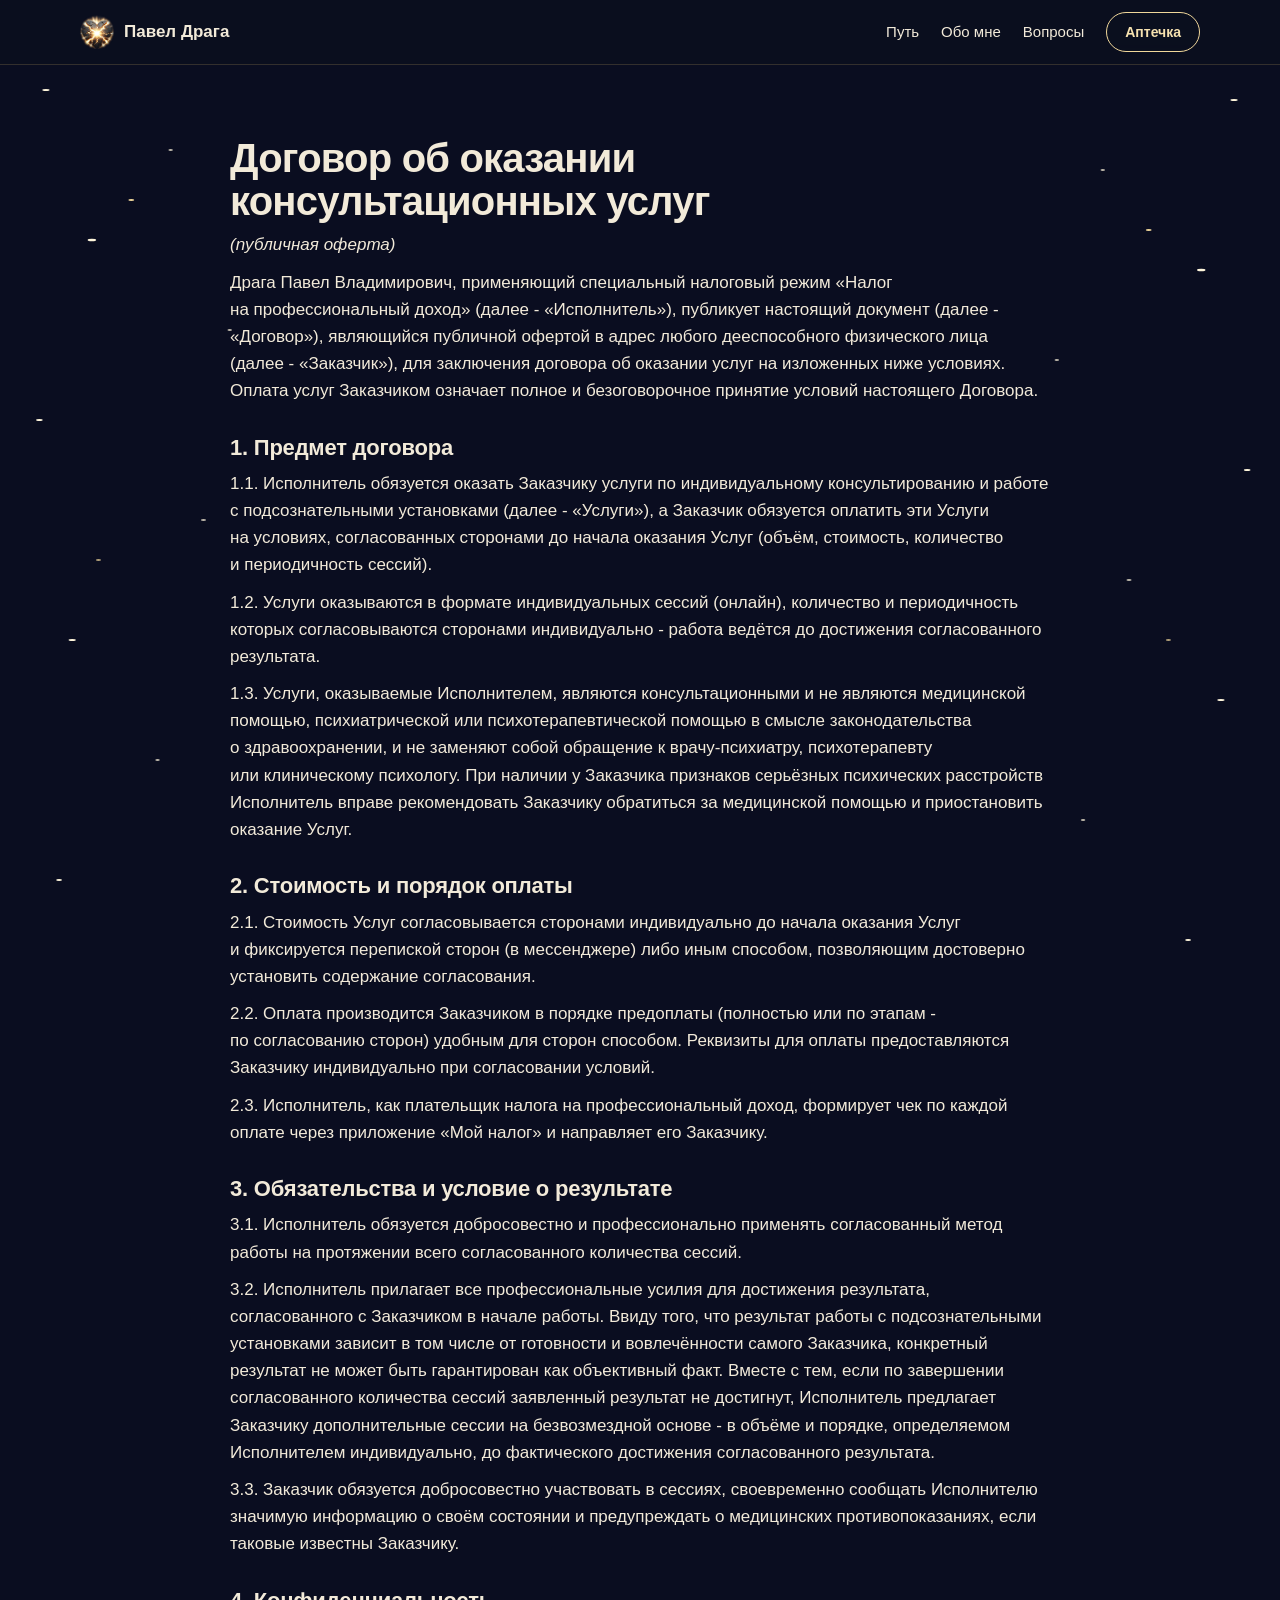
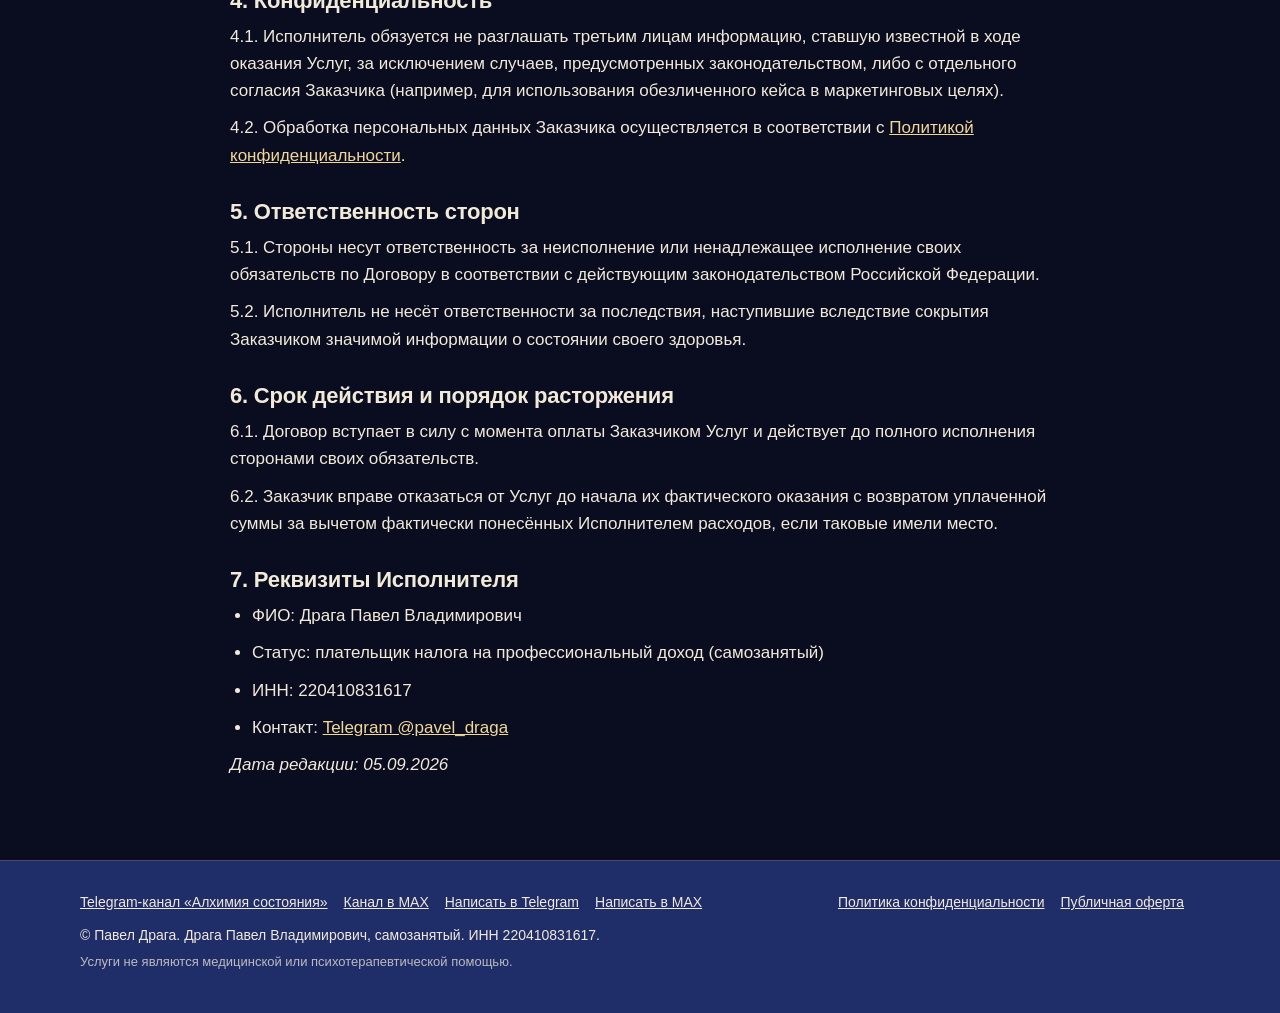
<file: offer.html>
<!doctype html>
<html lang="ru">
<head>
<meta charset="utf-8">
<meta name="viewport" content="width=device-width, initial-scale=1">
<title>Публичная оферта - Павел Драга</title>
<meta name="description" content="Договор об оказании консультационных услуг (публичная оферта)">
<meta property="og:title" content="Публичная оферта - Павел Драга">
<meta property="og:description" content="Договор об оказании консультационных услуг (публичная оферта)">
<meta property="og:image" content="assets/pavel.webp">
<link rel="icon" href="assets/favicon-32.png">
<link rel="apple-touch-icon" href="assets/favicon-180.png">
<link rel="stylesheet" href="assets/style.css?v=17">
<script>(function(m,e,t,r,i,k,a){m[i]=m[i]||function(){(m[i].a=m[i].a||[]).push(arguments)};m[i].l=1*new Date();for(var j=0;j<document.scripts.length;j++){if(document.scripts[j].src===r){return;}}k=e.createElement(t),a=e.getElementsByTagName(t)[0],k.async=1,k.src=r,a.parentNode.insertBefore(k,a)})(window,document,"script","https://mc.yandex.ru/metrika/tag.js","ym");ym(113663923,"init",{clickmap:true,trackLinks:true,accurateTrackBounce:true,webvisor:true});</script>
</head>
<body>
<header class="site"><div class="container bar">
  <a class="brand" href="index.html"><img src="assets/logo.png" alt=""><span>Павел Драга</span></a>
  <nav class="main"><a href="index.html#path">Путь</a><a href="about.html">Обо мне</a><a href="index.html#faq">Вопросы</a><a class="btn" href="https://t.me/pavel_draga_leads_bot?start=apteka" target="_blank" rel="noopener" data-ev="gift_click">Аптечка</a></nav>
</div></header>
<section><div class="container legal">
    <h1>Договор об оказании консультационных услуг</h1>
    <p><em>(публичная оферта)</em></p>

    <p>Драга Павел Владимирович, применяющий специальный налоговый режим «Налог на профессиональный доход» (далее - «Исполнитель»), публикует настоящий документ (далее - «Договор»), являющийся публичной офертой в адрес любого дееспособного физического лица (далее - «Заказчик»), для заключения договора об оказании услуг на изложенных ниже условиях. Оплата услуг Заказчиком означает полное и безоговорочное принятие условий настоящего Договора.</p>

    <h2>1. Предмет договора</h2>
    <p>1.1. Исполнитель обязуется оказать Заказчику услуги по индивидуальному консультированию и работе с подсознательными установками (далее - «Услуги»), а Заказчик обязуется оплатить эти Услуги на условиях, согласованных сторонами до начала оказания Услуг (объём, стоимость, количество и периодичность сессий).</p>
    <p>1.2. Услуги оказываются в формате индивидуальных сессий (онлайн), количество и периодичность которых согласовываются сторонами индивидуально - работа ведётся до достижения согласованного результата.</p>
    <p>1.3. Услуги, оказываемые Исполнителем, являются консультационными и не являются медицинской помощью, психиатрической или психотерапевтической помощью в смысле законодательства о здравоохранении, и не заменяют собой обращение к врачу-психиатру, психотерапевту или клиническому психологу. При наличии у Заказчика признаков серьёзных психических расстройств Исполнитель вправе рекомендовать Заказчику обратиться за медицинской помощью и приостановить оказание Услуг.</p>

    <h2>2. Стоимость и порядок оплаты</h2>
    <p>2.1. Стоимость Услуг согласовывается сторонами индивидуально до начала оказания Услуг и фиксируется перепиской сторон (в мессенджере) либо иным способом, позволяющим достоверно установить содержание согласования.</p>
    <p>2.2. Оплата производится Заказчиком в порядке предоплаты (полностью или по этапам - по согласованию сторон) удобным для сторон способом. Реквизиты для оплаты предоставляются Заказчику индивидуально при согласовании условий.</p>
    <p>2.3. Исполнитель, как плательщик налога на профессиональный доход, формирует чек по каждой оплате через приложение «Мой налог» и направляет его Заказчику.</p>

    <h2>3. Обязательства и условие о результате</h2>
    <p>3.1. Исполнитель обязуется добросовестно и профессионально применять согласованный метод работы на протяжении всего согласованного количества сессий.</p>
    <p>3.2. Исполнитель прилагает все профессиональные усилия для достижения результата, согласованного с Заказчиком в начале работы. Ввиду того, что результат работы с подсознательными установками зависит в том числе от готовности и вовлечённости самого Заказчика, конкретный результат не может быть гарантирован как объективный факт. Вместе с тем, если по завершении согласованного количества сессий заявленный результат не достигнут, Исполнитель предлагает Заказчику дополнительные сессии на безвозмездной основе - в объёме и порядке, определяемом Исполнителем индивидуально, до фактического достижения согласованного результата.</p>
    <p>3.3. Заказчик обязуется добросовестно участвовать в сессиях, своевременно сообщать Исполнителю значимую информацию о своём состоянии и предупреждать о медицинских противопоказаниях, если таковые известны Заказчику.</p>

    <h2>4. Конфиденциальность</h2>
    <p>4.1. Исполнитель обязуется не разглашать третьим лицам информацию, ставшую известной в ходе оказания Услуг, за исключением случаев, предусмотренных законодательством, либо с отдельного согласия Заказчика (например, для использования обезличенного кейса в маркетинговых целях).</p>
    <p>4.2. Обработка персональных данных Заказчика осуществляется в соответствии с <a href="privacy.html">Политикой конфиденциальности</a>.</p>

    <h2>5. Ответственность сторон</h2>
    <p>5.1. Стороны несут ответственность за неисполнение или ненадлежащее исполнение своих обязательств по Договору в соответствии с действующим законодательством Российской Федерации.</p>
    <p>5.2. Исполнитель не несёт ответственности за последствия, наступившие вследствие сокрытия Заказчиком значимой информации о состоянии своего здоровья.</p>

    <h2>6. Срок действия и порядок расторжения</h2>
    <p>6.1. Договор вступает в силу с момента оплаты Заказчиком Услуг и действует до полного исполнения сторонами своих обязательств.</p>
    <p>6.2. Заказчик вправе отказаться от Услуг до начала их фактического оказания с возвратом уплаченной суммы за вычетом фактически понесённых Исполнителем расходов, если таковые имели место.</p>

    <h2>7. Реквизиты Исполнителя</h2>
    <ul>
      <li>ФИО: Драга Павел Владимирович</li>
      <li>Статус: плательщик налога на профессиональный доход (самозанятый)</li>
      <li>ИНН: 220410831617</li>
      <li>Контакт: <a href="https://t.me/pavel_draga" target="_blank" rel="noopener">Telegram @pavel_draga</a></li>
    </ul>
    <p><em>Дата редакции: 05.09.2026</em></p>
  </div></section>
<footer class="site"><div class="container">
  <div>
    <div class="socials"><a href="https://t.me/alhimiyasostoyaniya" target="_blank" rel="noopener">Telegram-канал «Алхимия состояния»</a><a href="https://max.ru/channel_pavel_draga" target="_blank" rel="noopener">Канал в MAX</a><a href="https://t.me/pavel_draga" target="_blank" rel="noopener">Написать в Telegram</a><a href="https://max.ru/u/f9LHodD0cOIXRHmdS8zhddeg0cuzIXljGwgvECPzeS0i2mBxQzJtRjokWUw" target="_blank" rel="noopener">Написать в MAX</a></div>
    <p style="margin-top:10px">© Павел Драга. Драга Павел Владимирович, самозанятый. ИНН 220410831617.</p>
    <p style="margin-top:6px;font-size:13px;opacity:.75">Услуги не являются медицинской или психотерапевтической помощью.</p>
  </div>
  <div><a href="privacy.html">Политика конфиденциальности</a><a href="offer.html">Публичная оферта</a></div>
</div></footer>
<script src="assets/script.js?v=17"></script>
</body>
</html>
</file>
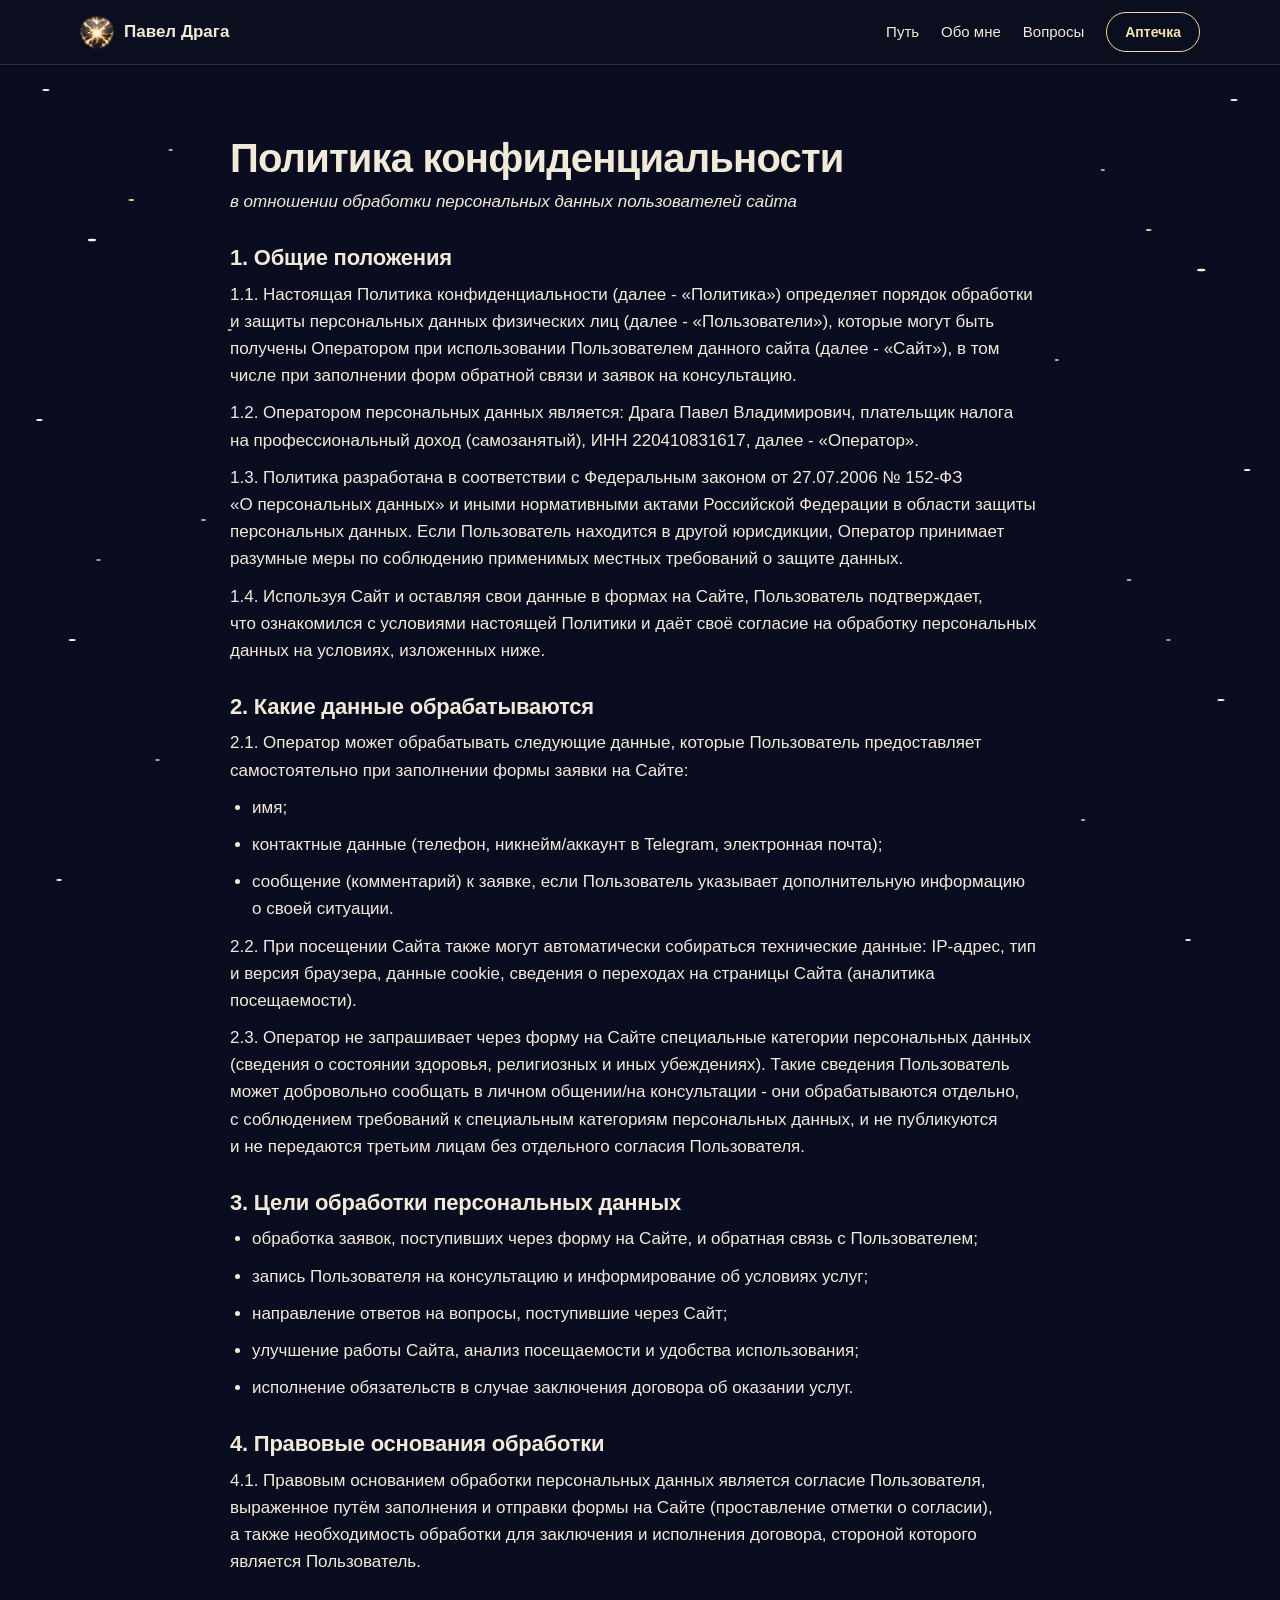
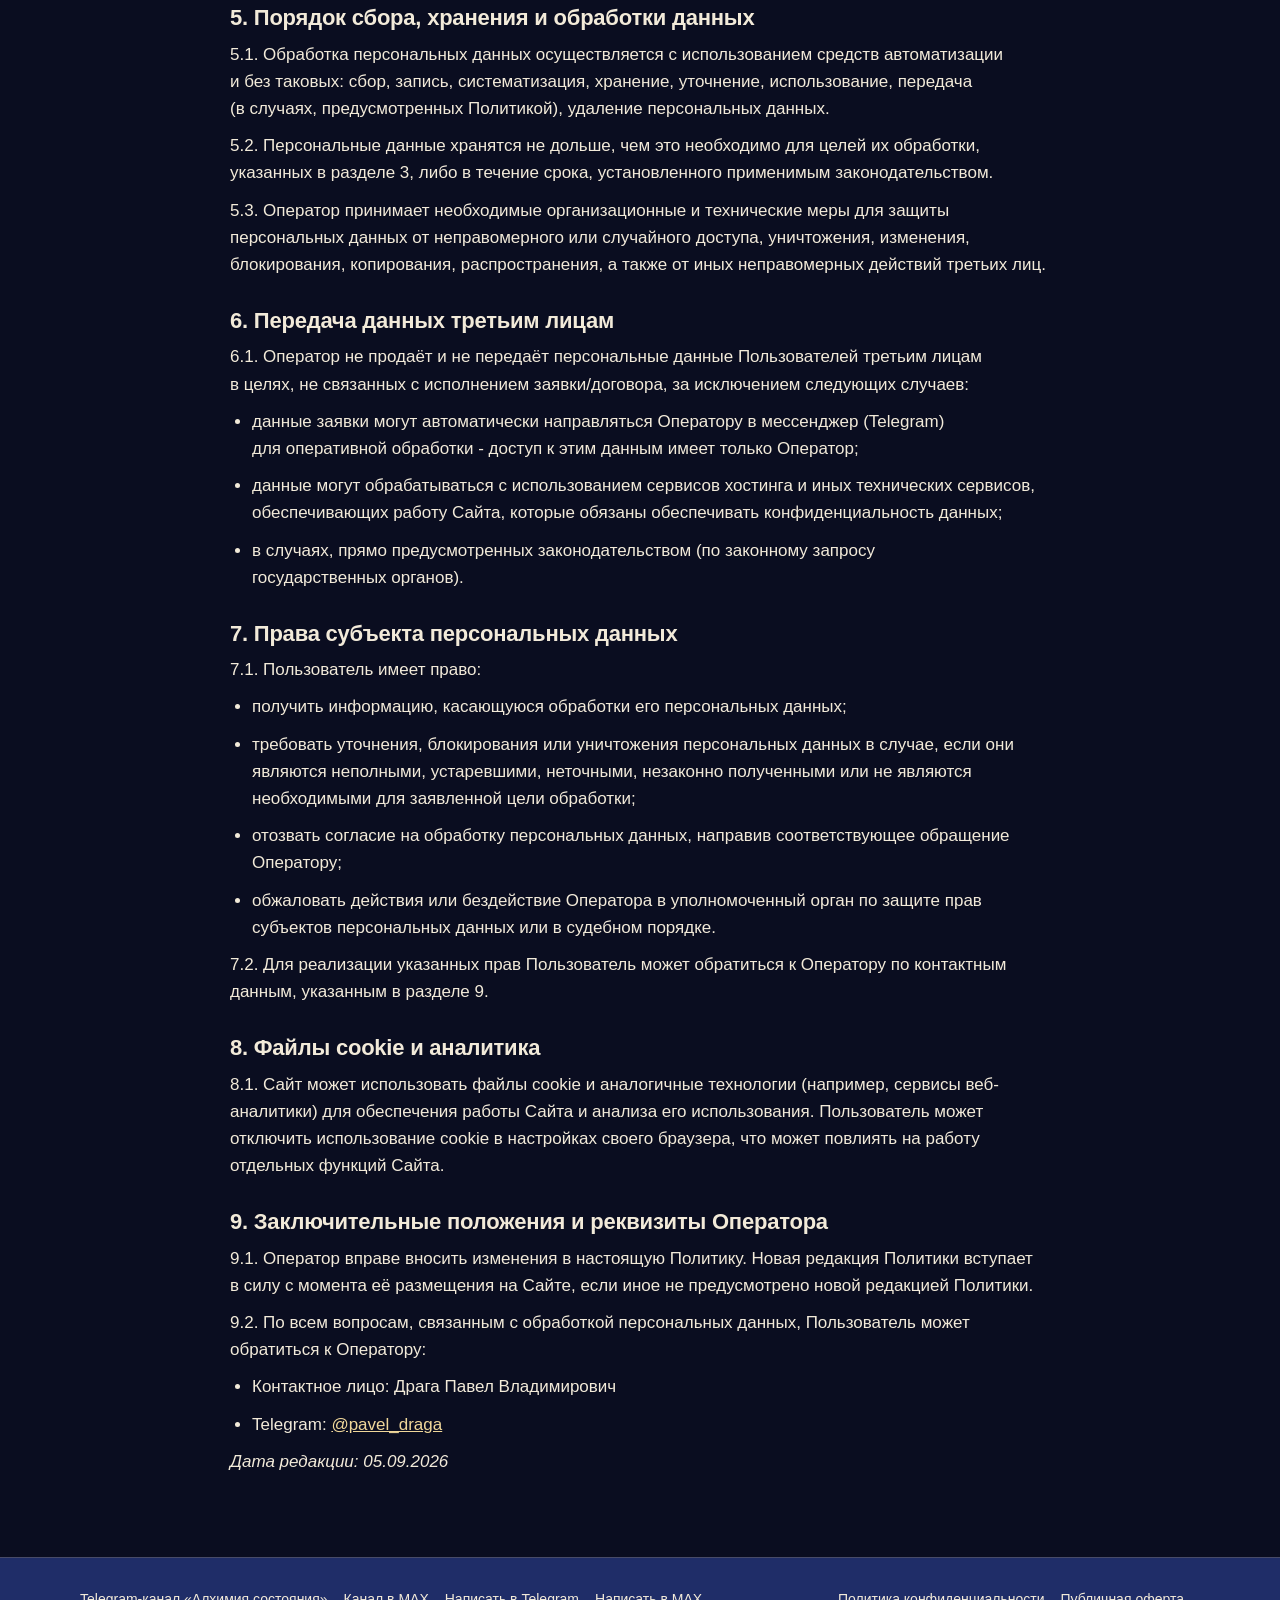
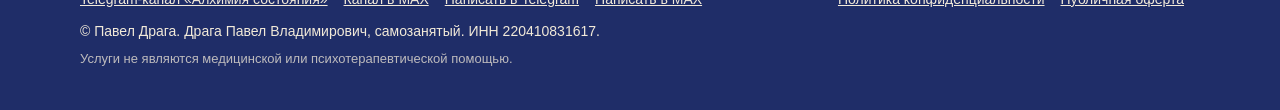
<file: privacy.html>
<!doctype html>
<html lang="ru">
<head>
<meta charset="utf-8">
<meta name="viewport" content="width=device-width, initial-scale=1">
<title>Политика конфиденциальности - Павел Драга</title>
<meta name="description" content="Политика конфиденциальности сайта Павла Драга">
<meta property="og:title" content="Политика конфиденциальности - Павел Драга">
<meta property="og:description" content="Политика конфиденциальности сайта Павла Драга">
<meta property="og:image" content="assets/pavel.webp">
<link rel="icon" href="assets/favicon-32.png">
<link rel="apple-touch-icon" href="assets/favicon-180.png">
<link rel="stylesheet" href="assets/style.css?v=17">
<script>(function(m,e,t,r,i,k,a){m[i]=m[i]||function(){(m[i].a=m[i].a||[]).push(arguments)};m[i].l=1*new Date();for(var j=0;j<document.scripts.length;j++){if(document.scripts[j].src===r){return;}}k=e.createElement(t),a=e.getElementsByTagName(t)[0],k.async=1,k.src=r,a.parentNode.insertBefore(k,a)})(window,document,"script","https://mc.yandex.ru/metrika/tag.js","ym");ym(113663923,"init",{clickmap:true,trackLinks:true,accurateTrackBounce:true,webvisor:true});</script>
</head>
<body>
<header class="site"><div class="container bar">
  <a class="brand" href="index.html"><img src="assets/logo.png" alt=""><span>Павел Драга</span></a>
  <nav class="main"><a href="index.html#path">Путь</a><a href="about.html">Обо мне</a><a href="index.html#faq">Вопросы</a><a class="btn" href="https://t.me/pavel_draga_leads_bot?start=apteka" target="_blank" rel="noopener" data-ev="gift_click">Аптечка</a></nav>
</div></header>
<section><div class="container legal">
    <h1>Политика конфиденциальности</h1>
    <p><em>в отношении обработки персональных данных пользователей сайта</em></p>

    <h2>1. Общие положения</h2>
    <p>1.1. Настоящая Политика конфиденциальности (далее - «Политика») определяет порядок обработки и защиты персональных данных физических лиц (далее - «Пользователи»), которые могут быть получены Оператором при использовании Пользователем данного сайта (далее - «Сайт»), в том числе при заполнении форм обратной связи и заявок на консультацию.</p>
    <p>1.2. Оператором персональных данных является: Драга Павел Владимирович, плательщик налога на профессиональный доход (самозанятый), ИНН 220410831617, далее - «Оператор».</p>
    <p>1.3. Политика разработана в соответствии с Федеральным законом от 27.07.2006 № 152-ФЗ «О персональных данных» и иными нормативными актами Российской Федерации в области защиты персональных данных. Если Пользователь находится в другой юрисдикции, Оператор принимает разумные меры по соблюдению применимых местных требований о защите данных.</p>
    <p>1.4. Используя Сайт и оставляя свои данные в формах на Сайте, Пользователь подтверждает, что ознакомился с условиями настоящей Политики и даёт своё согласие на обработку персональных данных на условиях, изложенных ниже.</p>

    <h2>2. Какие данные обрабатываются</h2>
    <p>2.1. Оператор может обрабатывать следующие данные, которые Пользователь предоставляет самостоятельно при заполнении формы заявки на Сайте:</p>
    <ul>
      <li>имя;</li>
      <li>контактные данные (телефон, никнейм/аккаунт в Telegram, электронная почта);</li>
      <li>сообщение (комментарий) к заявке, если Пользователь указывает дополнительную информацию о своей ситуации.</li>
    </ul>
    <p>2.2. При посещении Сайта также могут автоматически собираться технические данные: IP-адрес, тип и версия браузера, данные cookie, сведения о переходах на страницы Сайта (аналитика посещаемости).</p>
    <p>2.3. Оператор не запрашивает через форму на Сайте специальные категории персональных данных (сведения о состоянии здоровья, религиозных и иных убеждениях). Такие сведения Пользователь может добровольно сообщать в личном общении/на консультации - они обрабатываются отдельно, с соблюдением требований к специальным категориям персональных данных, и не публикуются и не передаются третьим лицам без отдельного согласия Пользователя.</p>

    <h2>3. Цели обработки персональных данных</h2>
    <ul>
      <li>обработка заявок, поступивших через форму на Сайте, и обратная связь с Пользователем;</li>
      <li>запись Пользователя на консультацию и информирование об условиях услуг;</li>
      <li>направление ответов на вопросы, поступившие через Сайт;</li>
      <li>улучшение работы Сайта, анализ посещаемости и удобства использования;</li>
      <li>исполнение обязательств в случае заключения договора об оказании услуг.</li>
    </ul>

    <h2>4. Правовые основания обработки</h2>
    <p>4.1. Правовым основанием обработки персональных данных является согласие Пользователя, выраженное путём заполнения и отправки формы на Сайте (проставление отметки о согласии), а также необходимость обработки для заключения и исполнения договора, стороной которого является Пользователь.</p>

    <h2>5. Порядок сбора, хранения и обработки данных</h2>
    <p>5.1. Обработка персональных данных осуществляется с использованием средств автоматизации и без таковых: сбор, запись, систематизация, хранение, уточнение, использование, передача (в случаях, предусмотренных Политикой), удаление персональных данных.</p>
    <p>5.2. Персональные данные хранятся не дольше, чем это необходимо для целей их обработки, указанных в разделе 3, либо в течение срока, установленного применимым законодательством.</p>
    <p>5.3. Оператор принимает необходимые организационные и технические меры для защиты персональных данных от неправомерного или случайного доступа, уничтожения, изменения, блокирования, копирования, распространения, а также от иных неправомерных действий третьих лиц.</p>

    <h2>6. Передача данных третьим лицам</h2>
    <p>6.1. Оператор не продаёт и не передаёт персональные данные Пользователей третьим лицам в целях, не связанных с исполнением заявки/договора, за исключением следующих случаев:</p>
    <ul>
      <li>данные заявки могут автоматически направляться Оператору в мессенджер (Telegram) для оперативной обработки - доступ к этим данным имеет только Оператор;</li>
      <li>данные могут обрабатываться с использованием сервисов хостинга и иных технических сервисов, обеспечивающих работу Сайта, которые обязаны обеспечивать конфиденциальность данных;</li>
      <li>в случаях, прямо предусмотренных законодательством (по законному запросу государственных органов).</li>
    </ul>

    <h2>7. Права субъекта персональных данных</h2>
    <p>7.1. Пользователь имеет право:</p>
    <ul>
      <li>получить информацию, касающуюся обработки его персональных данных;</li>
      <li>требовать уточнения, блокирования или уничтожения персональных данных в случае, если они являются неполными, устаревшими, неточными, незаконно полученными или не являются необходимыми для заявленной цели обработки;</li>
      <li>отозвать согласие на обработку персональных данных, направив соответствующее обращение Оператору;</li>
      <li>обжаловать действия или бездействие Оператора в уполномоченный орган по защите прав субъектов персональных данных или в судебном порядке.</li>
    </ul>
    <p>7.2. Для реализации указанных прав Пользователь может обратиться к Оператору по контактным данным, указанным в разделе 9.</p>

    <h2>8. Файлы cookie и аналитика</h2>
    <p>8.1. Сайт может использовать файлы cookie и аналогичные технологии (например, сервисы веб-аналитики) для обеспечения работы Сайта и анализа его использования. Пользователь может отключить использование cookie в настройках своего браузера, что может повлиять на работу отдельных функций Сайта.</p>

    <h2>9. Заключительные положения и реквизиты Оператора</h2>
    <p>9.1. Оператор вправе вносить изменения в настоящую Политику. Новая редакция Политики вступает в силу с момента её размещения на Сайте, если иное не предусмотрено новой редакцией Политики.</p>
    <p>9.2. По всем вопросам, связанным с обработкой персональных данных, Пользователь может обратиться к Оператору:</p>
    <ul>
      <li>Контактное лицо: Драга Павел Владимирович</li>
      <li>Telegram: <a href="https://t.me/pavel_draga" target="_blank" rel="noopener">@pavel_draga</a></li>
    </ul>
    <p><em>Дата редакции: 05.09.2026</em></p>
  </div></section>
<footer class="site"><div class="container">
  <div>
    <div class="socials"><a href="https://t.me/alhimiyasostoyaniya" target="_blank" rel="noopener">Telegram-канал «Алхимия состояния»</a><a href="https://max.ru/channel_pavel_draga" target="_blank" rel="noopener">Канал в MAX</a><a href="https://t.me/pavel_draga" target="_blank" rel="noopener">Написать в Telegram</a><a href="https://max.ru/u/f9LHodD0cOIXRHmdS8zhddeg0cuzIXljGwgvECPzeS0i2mBxQzJtRjokWUw" target="_blank" rel="noopener">Написать в MAX</a></div>
    <p style="margin-top:10px">© Павел Драга. Драга Павел Владимирович, самозанятый. ИНН 220410831617.</p>
    <p style="margin-top:6px;font-size:13px;opacity:.75">Услуги не являются медицинской или психотерапевтической помощью.</p>
  </div>
  <div><a href="privacy.html">Политика конфиденциальности</a><a href="offer.html">Публичная оферта</a></div>
</div></footer>
<script src="assets/script.js?v=17"></script>
</body>
</html>
</file>
<file: assets/style.css>
:root{
  --font:-apple-system,BlinkMacSystemFont,"SF Pro Display","Segoe UI",Roboto,Arial,sans-serif;
  --bg:#0b0f1f; --bg2:#121833; --card:rgba(255,255,255,.045); --line:rgba(255,255,255,.09);
  --text:#f2ead9; --dim:#f2ead9; --gold:#d8b46a; --gold2:#f0d79a; --pain:#e8957e; --ok:#9fd1b0;
  --r:18px;
}
*{box-sizing:border-box;margin:0;padding:0}
html{scroll-behavior:smooth;scroll-padding-top:72px}
body{background:radial-gradient(120% 70% at 50% 0%,#1d2550 0%,var(--bg) 55%) fixed,var(--bg);color:var(--text);font:17px/1.6 var(--font);-webkit-font-smoothing:antialiased;overflow-x:hidden}
a{color:var(--gold2)}
img{max-width:100%;display:block}
.container{width:min(1120px,100% - 32px);margin:0 auto}
section{padding:72px 0}
section.alt{background:rgba(255,255,255,.02);border-top:1px solid var(--line);border-bottom:1px solid var(--line)}
h1{font-size:clamp(31px,5.4vw,58px);line-height:1.08;letter-spacing:-.02em;font-weight:800}
h2{font-size:clamp(28px,3.6vw,40px);line-height:1.15;letter-spacing:-.01em;font-weight:800;margin-bottom:14px}
h3{font-size:20px;line-height:1.3;font-weight:750}
.accent{color:var(--gold2)}
.kicker{display:flex;align-items:center;gap:10px;font-size:13px;letter-spacing:.16em;text-transform:uppercase;color:var(--gold);font-weight:700;margin-bottom:14px}
.kicker .line{width:28px;height:1px;background:var(--gold)}
.sub{color:var(--dim);font-size:18px;max-width:720px;margin-bottom:34px}
.btn{display:inline-flex;align-items:center;justify-content:center;gap:8px;min-height:52px;padding:0 26px;border-radius:999px;background:linear-gradient(90deg,var(--gold),var(--gold2));color:#1a1405;font-weight:800;font-size:16px;text-decoration:none;border:0;cursor:pointer;box-shadow:0 8px 28px rgba(216,180,106,.25);transition:transform .15s}
.btn:hover{transform:translateY(-1px)}
.btn.ghost{background:transparent;color:var(--gold2);border:1px solid rgba(216,180,106,.55);box-shadow:none}
.btns{display:flex;flex-wrap:wrap;gap:12px}

/* header */
header.site{position:sticky;top:0;z-index:50;background:rgba(11,15,31,.82);backdrop-filter:blur(12px);-webkit-backdrop-filter:blur(12px);border-bottom:1px solid var(--line)}
header.site .bar{display:flex;align-items:center;justify-content:space-between;gap:14px;height:64px}
.brand{display:flex;align-items:center;gap:10px;color:var(--text);text-decoration:none;font-weight:800;font-size:17px}
.brand img{width:34px;height:34px}
nav.main{display:flex;align-items:center;gap:22px}
nav.main a{color:var(--dim);text-decoration:none;font-size:15px}
nav.main a:hover{color:var(--text)}
nav.main a.btn{color:#1a1405;min-height:40px;padding:0 18px;font-size:14px}
@media (max-width:760px){nav.main a:not(.btn){display:none}}

/* hero */
.hero{padding:56px 0 40px}
.hero .container{display:grid;grid-template-columns:1.15fr .85fr;gap:40px;align-items:center}
.hero .lead{color:var(--dim);font-size:19px;margin:20px 0 26px;max-width:600px}
.trust{color:var(--dim);font-size:14px;margin-top:20px;opacity:.85}
.hero-photo{position:relative}
.hero-photo::before{content:"";position:absolute;inset:6% 10% 10%;background:radial-gradient(closest-side,rgba(216,180,106,.18),rgba(80,110,200,.10) 60%,transparent);filter:blur(18px)}
.hero-heart{display:flex;align-items:center;gap:14px;margin-bottom:18px}
.hero-heart img{width:64px;height:64px}
.hero-heart .kicker{margin:0}
.hero-photo img{position:relative;width:100%;height:auto;-webkit-mask-image:linear-gradient(#000 78%,transparent);mask-image:linear-gradient(#000 78%,transparent)}
.motto{margin-top:18px;font-size:15px;color:var(--gold2);font-style:italic}
@media (max-width:860px){.hero .container{grid-template-columns:1fr;gap:18px}.hero-photo{max-width:250px;margin:0 auto;order:-1}.hero{padding-top:18px}}

/* pain list */
.pain{display:grid;grid-template-columns:repeat(2,1fr);gap:12px}
.pain li{list-style:none;background:var(--card);border:1px solid var(--line);border-radius:14px;padding:16px 18px 16px 46px;position:relative}
.pain li::before{content:"";position:absolute;left:18px;top:24px;width:10px;height:10px;border-radius:50%;background:var(--pain);box-shadow:0 0 12px var(--pain)}
.verdict{margin-top:26px;font-size:22px;font-weight:750}
.verdict span{color:var(--gold2)}
@media (max-width:700px){.pain{grid-template-columns:1fr}}

.grid-2{display:grid;grid-template-columns:repeat(2,1fr);gap:16px}
.grid-3{display:grid;grid-template-columns:repeat(3,1fr);gap:16px}
@media (max-width:860px){.grid-3{grid-template-columns:1fr 1fr}}
@media (max-width:700px){.grid-2,.grid-3{grid-template-columns:1fr}}
.plate{background:var(--card);border:1px solid var(--line);border-radius:var(--r);padding:24px}
.plate h3{margin-bottom:10px}
.plate p{color:var(--dim)}
.plate .ic{font-size:28px;margin-bottom:10px}
.honest{margin-top:26px;padding:20px 24px;border-left:3px solid var(--gold);background:rgba(216,180,106,.06);border-radius:0 14px 14px 0;color:var(--text)}

/* ladder */
.ladder{display:flex;flex-direction:column;gap:0;position:relative}
.step{display:grid;grid-template-columns:76px 1fr;gap:18px;position:relative}
.step .num{display:flex;flex-direction:column;align-items:center}
.step .num b{width:56px;height:56px;border-radius:50%;display:flex;align-items:center;justify-content:center;font-size:22px;font-weight:800;background:var(--bg2);border:2px solid rgba(216,180,106,.5);color:var(--gold2);flex-shrink:0;z-index:1}
.step .num i{flex:1;width:2px;background:linear-gradient(rgba(216,180,106,.6),rgba(216,180,106,.15));margin:4px 0}
.step:last-child .num i{display:none}
.card{background:var(--card);border:1px solid var(--line);border-radius:var(--r);padding:26px;margin-bottom:22px}
.step.s3 .card{border-color:rgba(216,180,106,.35)}
.step.s4 .card{border:2px solid var(--gold);background:linear-gradient(160deg,rgba(216,180,106,.12),rgba(255,255,255,.03));box-shadow:0 18px 50px rgba(0,0,0,.35)}
.step.s4 .num b{background:linear-gradient(135deg,var(--gold),var(--gold2));color:#1a1405;border:0;width:64px;height:64px;font-size:26px}
.card .top{display:flex;flex-wrap:wrap;align-items:baseline;justify-content:space-between;gap:8px 16px;margin-bottom:6px}
.card h3{font-size:24px}
.price{font-weight:800;color:var(--gold2);font-size:20px;white-space:nowrap}
.price small{display:block;font-size:13px;color:var(--dim);font-weight:500;text-align:right}
.promise{font-size:18px;color:var(--text);margin:8px 0 14px}
.promise b{color:var(--ok)}
.perks{list-style:none;display:grid;gap:8px;margin-bottom:18px}
.perks li{padding-left:28px;position:relative;color:var(--dim)}
.perks li::before{content:"✓";position:absolute;left:0;top:0;color:var(--gold2);font-weight:800}
.perks li b{color:var(--text);font-weight:650}
.bridge{margin:-6px 0 22px;color:var(--dim);font-style:italic;font-size:15px;padding-left:2px}
.bridge::before{content:"↓ ";color:var(--gold)}
.guarantee{display:flex;gap:14px;align-items:flex-start;background:rgba(159,209,176,.08);border:1px solid rgba(159,209,176,.3);border-radius:14px;padding:16px;margin:4px 0 18px}
.guarantee .ic{font-size:26px;line-height:1}
.guarantee p{color:var(--text);font-size:15px}
.note{font-size:14px;color:var(--dim);margin-top:10px}
@media (max-width:560px){.step{grid-template-columns:44px 1fr;gap:10px}.step .num b{width:40px;height:40px;font-size:17px}.step.s4 .num b{width:44px;height:44px;font-size:19px}.card{padding:20px}.card h3{font-size:21px}.price small{text-align:left}}

/* method */
.method{counter-reset:m;display:grid;grid-template-columns:repeat(4,1fr);gap:14px}
.method .plate{position:relative;padding-top:46px}
.method .plate::before{counter-increment:m;content:counter(m);position:absolute;top:16px;left:24px;font-weight:800;color:var(--gold);font-size:15px;letter-spacing:.1em}
@media (max-width:860px){.method{grid-template-columns:1fr 1fr}}
@media (max-width:520px){.method{grid-template-columns:1fr}}

/* reviews */
.quote{font-size:17px;color:var(--text);line-height:1.55}
.quote-author{margin-top:12px;color:var(--gold);font-size:14px}

/* about */
.about{display:grid;grid-template-columns:90px 1fr;gap:34px;align-items:center}
.about img{width:90px;height:90px;max-width:none;border-radius:50%;object-fit:cover;border:2px solid rgba(216,180,106,.5)}
.about p{color:var(--dim);margin-bottom:12px}
@media (max-width:700px){.about{grid-template-columns:1fr;text-align:center}.about img{margin:0 auto}}

/* faq */
.faq-item{border-bottom:1px solid var(--line)}
.faq-q{width:100%;text-align:left;background:none;border:0;color:var(--text);font:600 18px/1.4 var(--font);padding:20px 40px 20px 0;cursor:pointer;position:relative}
.faq-q::after{content:"+";position:absolute;right:6px;top:16px;font-size:26px;color:var(--gold);transition:transform .2s}
.faq-item.open .faq-q::after{transform:rotate(45deg)}
.faq-a{display:none;color:var(--dim);padding:0 0 20px}
.faq-item.open .faq-a{display:block}

/* form */
.form-wrap{max-width:620px}
.field{margin-bottom:16px}
.field label{display:block;font-size:14px;color:var(--dim);margin-bottom:6px}
.field input,.field textarea,.field select{width:100%;background:rgba(255,255,255,.05);border:1px solid var(--line);border-radius:12px;color:var(--text);font:16px var(--font);padding:14px}
.field textarea{min-height:110px;resize:vertical}
.field select option{background:var(--bg2)}
.consent{display:flex;gap:10px;align-items:flex-start;font-size:14px;color:var(--dim);margin:6px 0 18px}
.consent input{margin-top:4px;width:18px;height:18px;flex-shrink:0;accent-color:var(--gold)}
#form-status{margin-top:12px;text-align:center;font-size:15px}
.soft{margin-top:22px;text-align:center;color:var(--dim)}

/* final */
.final{text-align:center}
.final .sub{margin-left:auto;margin-right:auto}
.final .btns{justify-content:center}

footer.site{border-top:1px solid var(--line);padding:30px 0 40px;color:var(--dim);font-size:14px}
footer.site .container{display:flex;flex-wrap:wrap;justify-content:space-between;gap:14px}
footer.site a{color:var(--dim);margin-right:16px}
.socials a{margin-right:14px}

/* legal pages */
.legal{max-width:820px}
.legal h1{font-size:clamp(28px,4vw,40px);margin-bottom:8px}
.legal h2{font-size:22px;margin:30px 0 10px}
.legal p,.legal li{color:var(--dim);margin-bottom:10px}
.legal ul{padding-left:22px}
.legal .subtitle{color:var(--gold);margin-bottom:24px}

/* главное фото — портрет в рамке */
.hero-visual{position:relative;justify-self:center;width:100%;max-width:460px;margin-top:34px}
.hero-frame{width:100%;border-radius:24px;overflow:hidden;border:1px solid rgba(216,180,106,.45);box-shadow:0 24px 60px rgba(0,0,0,.45),0 0 0 6px rgba(216,180,106,.06)}
.hero-frame img{width:100%;height:auto;display:block}
@media (max-width:860px){.hero-visual{max-width:340px;order:-1;margin-top:46px}.hero-frame{border-radius:18px}}
.say{position:absolute;left:-40px;top:-34px;white-space:nowrap;padding:14px 20px 16px;border-radius:22px;background:rgba(11,15,31,.62);-webkit-backdrop-filter:blur(10px);backdrop-filter:blur(10px);border:1.5px solid rgba(216,180,106,.75);box-shadow:0 14px 40px rgba(0,0,0,.45);transform:rotate(-3deg);z-index:2}
.say span{display:block;font:800 26px/1.15 var(--font);color:var(--text);letter-spacing:-.01em}
.say b{display:block;font:800 26px/1.15 var(--font);color:var(--gold2);letter-spacing:-.01em}
.say::after{content:"";position:absolute;right:40px;bottom:-15px;width:28px;height:28px;background:rgba(11,15,31,.62);-webkit-backdrop-filter:blur(10px);backdrop-filter:blur(10px);border-right:1.5px solid rgba(216,180,106,.75);border-bottom:1.5px solid rgba(216,180,106,.75);transform:rotate(45deg);border-bottom-right-radius:5px;clip-path:polygon(100% 0,100% 100%,0 100%)}
@media (max-width:860px){.say{left:-6px;top:-38px;padding:10px 14px 12px;border-radius:16px}.say span,.say b{font-size:19px}.say::after{width:16px;height:16px;bottom:-9px;right:24px}}

.nw{white-space:nowrap}
.plate.love{border-color:rgba(232,149,126,.28);background:linear-gradient(160deg,rgba(232,149,126,.08),rgba(255,255,255,.03))}
#love{text-align:left}
.hl{color:#fff;font-weight:800;text-shadow:0 0 14px rgba(255,255,255,.35)}

/* ================= СТИЛЬ ВИЗИТКИ «НОЧЬ - ГРОЗА - РАССВЕТ» ================= */
:root{--bg:#0b0f1f;--bg2:#111845;--line:rgba(216,180,106,.22);--text:#f2ead9;--dim:#f2ead9;--gold:#d8b46a;--gold2:#f0d79a;--ok:#f0d79a;--pain:#e85a3c}
body{background:
  radial-gradient(120% 1400px at 50% 0%,#1d2a66 0%,rgba(29,42,102,0) 100%),
  radial-gradient(100% 1600px at 50% 100%,rgba(240,200,120,.22),rgba(240,200,120,0) 100%),
  linear-gradient(180deg,#0b0f1f 0%,#0d1330 45%,#141c48 80%,#18225a 100%)!important;
  background-attachment:scroll!important;position:relative}
/* звёзды по бокам */
body::before{content:"";position:absolute;left:0;right:0;top:0;height:1100px;pointer-events:none;z-index:0;opacity:1;
  background:url("data:image/svg+xml,%3Csvg xmlns='http://www.w3.org/2000/svg' viewBox='0 0 390 1100' preserveAspectRatio='none'%3E%3Cg fill='%23fff6dc'%3E%3Ccircle cx='14' cy='90' r='1.1'/%3E%3Ccircle cx='52' cy='150' r='.7'/%3E%3Ccircle cx='28' cy='240' r='1.3'/%3E%3Ccircle cx='70' cy='330' r='.7'/%3E%3Ccircle cx='12' cy='420' r='1'/%3E%3Ccircle cx='62' cy='520' r='.8'/%3E%3Ccircle cx='22' cy='640' r='1.1'/%3E%3Ccircle cx='48' cy='760' r='.7'/%3E%3Ccircle cx='18' cy='880' r='.9'/%3E%3Ccircle cx='376' cy='100' r='1.1'/%3E%3Ccircle cx='336' cy='170' r='.7'/%3E%3Ccircle cx='366' cy='270' r='1.3'/%3E%3Ccircle cx='322' cy='360' r='.7'/%3E%3Ccircle cx='380' cy='470' r='1'/%3E%3Ccircle cx='344' cy='580' r='.8'/%3E%3Ccircle cx='372' cy='700' r='1.1'/%3E%3Ccircle cx='330' cy='820' r='.7'/%3E%3Ccircle cx='362' cy='940' r='.9'/%3E%3C/g%3E%3Cg fill='%23f0d79a'%3E%3Ccircle cx='40' cy='200' r='.9'/%3E%3Ccircle cx='350' cy='230' r='.9'/%3E%3Ccircle cx='30' cy='560' r='.8'/%3E%3Ccircle cx='356' cy='640' r='.8'/%3E%3C/g%3E%3C/svg%3E") top center/100% 1100px no-repeat}
body>*{position:relative;z-index:1}
.sky{position:absolute!important;left:0;right:0;top:0;height:1100px;pointer-events:none;z-index:3!important;overflow:hidden}
.tw{position:absolute;transform:translate(-50%,-50%) scale(.2);opacity:0;animation:tw 8s ease-in-out infinite}
.tw svg{width:100%;height:100%;display:block}
@keyframes tw{0%,70%,100%{opacity:0;transform:translate(-50%,-50%) scale(.2) rotate(0)}80%{opacity:1;transform:translate(-50%,-50%) scale(1) rotate(20deg)}90%{opacity:.15;transform:translate(-50%,-50%) scale(.5) rotate(35deg)}}
@media (prefers-reduced-motion:reduce){.tw{animation:none;opacity:.8;transform:translate(-50%,-50%) scale(.8)}}

/* шапка */
header.site{background:rgba(11,15,31,.82)!important;border-bottom:1px solid rgba(216,180,106,.2)}

/* секции: без полос, вместо границ - золотая линия с искрой, как на визитке */
section,section.alt{background:transparent!important;border:0!important}
section+section{position:relative}
section+section::before{content:"";position:absolute;top:0;left:12%;right:12%;height:1px;
  background:linear-gradient(90deg,transparent,rgba(216,180,106,.6) 25%,#fff2c8 50%,rgba(216,180,106,.6) 75%,transparent);box-shadow:0 0 12px 1px rgba(240,215,154,.45)}
section+section::after{content:"";position:absolute;top:-2px;left:46%;right:46%;height:5px;border-radius:50%;background:radial-gradient(ellipse,rgba(255,240,200,.85),transparent 70%);filter:blur(1px)}

h1 .accent,h2 .accent,.accent{color:#f0d79a}
.kicker{color:#d8b46a}
.sub,.lead,.plate p,.perks li,.faq-a,.about p{color:#f2ead9}
.trust{color:#e9e2d2}

/* кнопки: главная - как Telegram на визитке, остальные - золотая рамка */
.btn{background:rgba(27,39,102,.68);color:#fbe9bd;border:1.5px solid #f0d79a;box-shadow:none;
  text-shadow:1.4px 0 0 #141a3a,-1.4px 0 0 #141a3a,0 1.4px 0 #141a3a,0 -1.4px 0 #141a3a,1px 1px 0 #141a3a,-1px 1px 0 #141a3a,1px -1px 0 #141a3a,-1px -1px 0 #141a3a,0 0 11px rgba(247,223,174,.6),0 0 22px rgba(247,223,174,.45),0 0 37px rgba(247,223,174,.35)}
.btn.ghost{background:rgba(255,255,255,.05);color:#f6e2b0;border:1.5px solid #f0d79a;text-shadow:none}
nav.main a.btn{background:rgba(11,15,31,.6);color:#f6e2b0;border:1.5px solid #f0d79a;text-shadow:none}

/* стекло-карточки */
.plate,.card,.faq-item{background:linear-gradient(180deg,rgba(29,42,102,.35),rgba(15,22,60,.35));border:1px solid rgba(216,180,106,.55);border-radius:16px}
.faq-item{margin-bottom:10px;padding:0 16px;border-bottom:1px solid rgba(216,180,106,.55)}
.plate h3,.card h3{color:#f2ead9}

/* «Узнаёшь себя» - плашки на грозе, как на визитке */
#pain .pain{position:relative;gap:12px;padding:12px;border-radius:16px;overflow:hidden;isolation:isolate;box-shadow:inset 0 0 40px rgba(0,0,0,.7)}
#pain .pain::before{content:"";position:absolute;inset:0;z-index:-1;background:url(storm.jpg) 39% center/cover no-repeat;filter:brightness(.53);transform:rotate(26deg) scale(1.578)}
#pain .pain li{background:radial-gradient(130% 120% at 50% 120%,rgba(232,90,60,.42),rgba(232,90,60,.084) 55%,rgba(10,10,24,.86));
  border:1px solid hsla(209,70%,62%,.52);box-shadow:0 0 14px hsla(209,70%,60%,.22);backdrop-filter:blur(2px);-webkit-backdrop-filter:blur(2px);
  padding:14px 16px;text-shadow:0 1px 4.2px rgba(0,0,0,.5)}
#pain .pain li::before{display:none}
#pain .pain li b{display:block;color:#fff;font-size:17px;margin-bottom:4px}
#pain .pain li span{display:block;color:#f2ead9;font-size:15px;line-height:1.45}
.verdict span{color:#f0d79a}

/* «Как проходит сессия» - рассвет, как блок «Как я работаю» на визитке */
#method .method{position:relative;padding:14px;border-radius:18px;overflow:hidden;isolation:isolate;border:1.5px solid #d8b46a}
#method .method::before{content:"";position:absolute;inset:0;z-index:-1;background:url(dawn.jpg) center/cover no-repeat}
#method .method .plate{background:rgba(14,20,58,.66);border:1px solid rgba(240,215,154,.85);backdrop-filter:blur(3px);-webkit-backdrop-filter:blur(3px);text-shadow:0 1px 4px rgba(0,0,0,.9)}
#method .method .plate::before{color:#f0d79a}

/* лестница предложений */
.step .num b{background:#111845;border:1.5px solid rgba(216,180,106,.7);color:#f0d79a}
.step .num i{background:linear-gradient(rgba(240,215,154,.7),rgba(240,215,154,.15))}
.step.s3 .card,.step.s4 .card,.step.s1 .card{background:radial-gradient(70% 300px at 50% -5%,rgba(255,236,190,.42),rgba(255,220,150,.1) 55%,rgba(255,220,150,0) 75%),linear-gradient(180deg,#1b2766,#111845);
  border:1.5px solid rgba(240,215,154,.9);box-shadow:0 0 26px rgba(255,210,130,.2)}
.step.s4 .card{box-shadow:0 0 34px rgba(255,210,130,.3)}
.step.s4 .num b{background:#111845;border:2px solid #f0d79a;color:#f0d79a;box-shadow:0 0 16px rgba(255,210,130,.45)}
.promise b{color:#f0d79a}
.perks li::before{color:#f0d79a}
.honest{background:linear-gradient(180deg,rgba(29,42,102,.4),rgba(15,22,60,.4));border-left:2px solid #f0d79a}
.guarantee{background:rgba(14,20,58,.6);border:1px solid rgba(240,215,154,.7)}

/* аватар у призывов */
.me2{display:flex;align-items:center;gap:12px;margin-bottom:14px}
.me2 img{width:52px;height:52px;border-radius:50%;object-fit:cover;border:2px solid #d8b46a;flex:none}
.me2 b{display:block;font-size:16px;line-height:1.2;color:#f2ead9}
.me2 span{display:block;font-size:13px;line-height:1.3;color:#f0d79a}

/* форма записи - блок как «Написать мне» на визитке */
#form .form-wrap{padding:28px 18px;border-radius:20px;background:radial-gradient(70% 320px at 50% -5%,rgba(255,236,190,.45),rgba(255,220,150,.1) 55%,rgba(255,220,150,0) 75%),linear-gradient(180deg,#1b2766,#111845);border:1.5px solid rgba(240,215,154,.9);box-shadow:0 0 26px rgba(255,210,130,.2)}
.field input,.field textarea,.field select{background:rgba(11,15,31,.45);border:1px solid rgba(216,180,106,.45)}
.field select option{background:#111845}
.quote{color:#f2ead9}
.about img{border:2px solid #d8b46a}
footer.site{border-top:1px solid rgba(216,180,106,.22)}
.plate .ic{line-height:0}
/* логотип в углу */
.corner{position:absolute;top:74px;right:10px;width:42px;height:42px;filter:brightness(.7) saturate(.65);z-index:4}

/* ===== без картинок: путь от тьмы к свету одним градиентом ===== */
body{background:#0b0f1f!important}
section.hero{background:radial-gradient(120% 70% at 50% 0%,#1d2a66 0%,rgba(29,42,102,0) 70%),linear-gradient(180deg,#0b0f1f,#090c1b)!important}
#pain{background:linear-gradient(180deg,#090c1b,#06081280 0%,#060812)!important}
#why{background:linear-gradient(180deg,#060812,#090c1d)!important}
#result{background:linear-gradient(180deg,#090c1d,#0c1129)!important}
#love{background:linear-gradient(180deg,#0c1129,#0f1533)!important}
#path{background:linear-gradient(180deg,#0f1533,#131b42)!important}
#method{background:linear-gradient(180deg,#131b42,#16204d)!important}
#reviews{background:linear-gradient(180deg,#16204d,#192456)!important}
#about{background:linear-gradient(180deg,#192456,#1b285e)!important}
#faq{background:linear-gradient(180deg,#1b285e,#1d2a63)!important}
#form{background:radial-gradient(90% 60% at 50% 100%,rgba(255,226,165,.22),rgba(255,226,165,0) 75%),linear-gradient(180deg,#1d2a63,#1f2d68)!important}
footer.site{background:#1f2d68}
/* боли - во тьме: тёмное стекло, без картинки грозы */
#pain .pain{padding:0;box-shadow:none;overflow:visible}
#pain .pain::before{display:none!important}
#pain .pain li{background:linear-gradient(180deg,rgba(14,18,40,.9),rgba(8,10,24,.9));border:1px solid rgba(120,140,200,.25);box-shadow:none;backdrop-filter:none;-webkit-backdrop-filter:none}
#pain .pain li b{color:#e8e6ef}
#pain .pain li span{color:#aab0c8}
/* сессия - без картинки рассвета, просто стекло */
#method .method{padding:0;border:0;overflow:visible}
#method .method::before{display:none!important}
#method .method .plate{background:linear-gradient(180deg,rgba(29,42,102,.35),rgba(15,22,60,.35));border:1px solid rgba(216,180,106,.55);backdrop-filter:none;text-shadow:none}
/* где зову к себе - свет: блоки со светом рассвета (уже стоят), форма светлее всех */
#form .form-wrap{box-shadow:0 0 40px rgba(255,210,130,.28)}
.guarantee{align-items:flex-start}.guarantee p{font-size:16px;line-height:1.55}.guarantee .gt{display:block;font-size:18px;color:#f0d79a;margin-bottom:4px}
.step.s1 .top{justify-content:center;flex-direction:column;align-items:center;text-align:center}.step.s1 .promise{text-align:center}
.guarantee{display:block!important;padding:16px 16px 14px}.guarantee>.ic{float:left;margin:0 10px 2px 0;line-height:0}.guarantee .gt{display:block;line-height:30px;margin-bottom:6px}.guarantee p{width:auto;max-width:none}
.bridge.big{font-size:17px;font-style:normal;color:#f2ead9;margin:4px 0 26px}.bridge.big::before{content:"↓ ";color:#f0d79a}
.price.sm{font-size:17px}
.motto-heart{display:flex;flex-direction:column;align-items:center;text-align:center;gap:8px;margin:6px 0 22px}
.motto-heart img{width:76px;height:76px;filter:drop-shadow(0 0 14px rgba(255,210,130,.35))}
.motto-heart .mh-t,.motto-heart .mh-b{font-size:16px;font-style:italic;color:#f0d79a;letter-spacing:.01em;text-wrap:balance}
@font-face{font-family:"Cormorant Garamond";font-style:italic;font-weight:600;font-display:swap;src:url(fonts/cormorant-600-italic.woff2) format("woff2")}
.motto-heart{flex-direction:row!important;align-items:center!important;text-align:left!important;gap:16px!important;margin:6px 0 20px!important}
.motto-heart img{width:84px!important;height:84px!important;flex:none}
.motto-heart .mh{font-family:"Cormorant Garamond",Georgia,serif;font-style:italic;font-weight:600;font-size:19px;line-height:1.05;color:#f0d79a;white-space:nowrap}
.hero .container>.motto-heart{grid-column:1/-1;order:-5;justify-content:center;margin:0 0 6px!important}

/* фото выше, без таблички */
.hero-visual{margin-top:0}
@media (max-width:860px){.hero-visual{margin-top:4px}}
/* «Я за любовь» в блоке записи */
.say-wrap{text-align:center;margin:6px 0 22px}
.say.say-end{position:relative;left:auto;top:auto;display:inline-block;white-space:normal;transform:rotate(-2deg);padding:12px 20px 14px}
.say.say-end span,.say.say-end b{font-size:22px}
.say.say-end::after{display:none}

/* девиз в верхней шапке вместо имени */
body.home .brand img{width:40px;height:40px}
.brand .brand-motto{font-family:"Cormorant Garamond",Georgia,serif;font-style:italic;font-weight:600;font-size:15px;line-height:1.05;color:#f0d79a;white-space:nowrap}

/* печать-сердце с лучами и плашка-девиз на фото */
body.home header.site .brand{display:none}
@media (max-width:760px){body.home header.site{display:none}}
.hero-visual{margin-top:110px!important}
.hero{overflow-x:clip}
.seal{position:absolute;left:-22px;top:-62px;width:144px;height:144px;z-index:4;transform:rotate(-11deg)}
.seal canvas{position:absolute;left:50%;top:50%;width:400%;height:400%;transform:translate(-50%,-50%);pointer-events:none;mix-blend-mode:screen;z-index:2}
.seal img{position:relative;width:100%;height:100%;display:block;filter:drop-shadow(0 8px 14px rgba(0,0,0,.6))}
.speech{position:absolute;left:122px;right:-8px;top:-50px;z-index:3;padding:9px 14px 10px;border-radius:16px;background:rgba(11,15,31,.55);-webkit-backdrop-filter:blur(8px);backdrop-filter:blur(8px);border:1.5px solid rgba(240,215,154,.8);box-shadow:0 10px 28px rgba(0,0,0,.45);transform:rotate(-3deg);
  font-family:"Cormorant Garamond",Georgia,serif;font-style:italic;font-weight:600;font-size:16px;line-height:1.1;color:#f0d79a;white-space:nowrap;text-align:center}
.speech::after{content:"";position:absolute;left:50%;bottom:-9px;width:16px;height:16px;background:rgba(11,15,31,.55);border-right:1.5px solid rgba(240,215,154,.8);border-bottom:1.5px solid rgba(240,215,154,.8);transform:rotate(45deg);clip-path:polygon(100% 0,100% 100%,0 100%)}

/* «Что меняется» - по редактору */
#result .grid-3{gap:25px}
#result .plate{text-align:center;padding:32px;border-radius:13px;
  background:radial-gradient(80% 140px at 50% -10%,rgba(255,236,190,.23),rgba(255,220,150,0) 75%),linear-gradient(180deg,rgba(29,42,102,.77),rgba(15,22,60,.77));
  border:1px solid rgba(216,180,106,.9);box-shadow:0 0 25.6px rgba(255,210,130,.21)}
#result .plate .ic{display:flex;justify-content:center;margin-bottom:10px}
#result .plate .ic svg{width:35px;height:35px}
#result .plate h3{font-size:20px;color:#f0d79a;margin:0 0 8px}
#result .plate p{font-size:16px}
@media (max-width:760px){#result h2{font-size:30px}}

/* ===== Фон: ночь там, где боль, сирень там, где лучше ===== */
:root{--lilac:59,45,102}
body{background:#0a0d20!important}
:root{--l0:59;--l1:45;--l2:102}
section.hero{background:radial-gradient(120% 70% at 50% 0%,#1d2a66 0%,rgba(29,42,102,0) 70%),linear-gradient(180deg,rgb(calc(10 + (var(--l0) - 10) * 0),calc(13 + (var(--l1) - 13) * 0),calc(32 + (var(--l2) - 32) * 0)),rgb(calc(10 + (var(--l0) - 10) * 0),calc(13 + (var(--l1) - 13) * 0),calc(32 + (var(--l2) - 32) * 0)))!important}
section#pain{background:linear-gradient(180deg,rgb(calc(10 + (var(--l0) - 10) * 0),calc(13 + (var(--l1) - 13) * 0),calc(32 + (var(--l2) - 32) * 0)),rgb(calc(10 + (var(--l0) - 10) * 0),calc(13 + (var(--l1) - 13) * 0),calc(32 + (var(--l2) - 32) * 0)))!important}
section#why{background:linear-gradient(180deg,rgb(calc(10 + (var(--l0) - 10) * 0),calc(13 + (var(--l1) - 13) * 0),calc(32 + (var(--l2) - 32) * 0)),rgb(calc(10 + (var(--l0) - 10) * 0.1),calc(13 + (var(--l1) - 13) * 0.1),calc(32 + (var(--l2) - 32) * 0.1)))!important}
section#result{background:linear-gradient(180deg,rgb(calc(10 + (var(--l0) - 10) * 0.1),calc(13 + (var(--l1) - 13) * 0.1),calc(32 + (var(--l2) - 32) * 0.1)),rgb(calc(10 + (var(--l0) - 10) * 0.75),calc(13 + (var(--l1) - 13) * 0.75),calc(32 + (var(--l2) - 32) * 0.75)))!important}
section#love{background:linear-gradient(180deg,rgb(calc(10 + (var(--l0) - 10) * 0.75),calc(13 + (var(--l1) - 13) * 0.75),calc(32 + (var(--l2) - 32) * 0.75)),rgb(calc(10 + (var(--l0) - 10) * 0.85),calc(13 + (var(--l1) - 13) * 0.85),calc(32 + (var(--l2) - 32) * 0.85)))!important}
section#path{background:linear-gradient(180deg,rgb(calc(10 + (var(--l0) - 10) * 0.85),calc(13 + (var(--l1) - 13) * 0.85),calc(32 + (var(--l2) - 32) * 0.85)),rgb(calc(10 + (var(--l0) - 10) * 0.9),calc(13 + (var(--l1) - 13) * 0.9),calc(32 + (var(--l2) - 32) * 0.9)))!important}
section#method{background:linear-gradient(180deg,rgb(calc(10 + (var(--l0) - 10) * 0.9),calc(13 + (var(--l1) - 13) * 0.9),calc(32 + (var(--l2) - 32) * 0.9)),rgb(calc(10 + (var(--l0) - 10) * 0.8),calc(13 + (var(--l1) - 13) * 0.8),calc(32 + (var(--l2) - 32) * 0.8)))!important}
section#reviews{background:linear-gradient(180deg,rgb(calc(10 + (var(--l0) - 10) * 0.8),calc(13 + (var(--l1) - 13) * 0.8),calc(32 + (var(--l2) - 32) * 0.8)),rgb(calc(10 + (var(--l0) - 10) * 1.0),calc(13 + (var(--l1) - 13) * 1.0),calc(32 + (var(--l2) - 32) * 1.0)))!important}
section#about{background:linear-gradient(180deg,rgb(calc(10 + (var(--l0) - 10) * 1.0),calc(13 + (var(--l1) - 13) * 1.0),calc(32 + (var(--l2) - 32) * 1.0)),rgb(calc(10 + (var(--l0) - 10) * 0.35),calc(13 + (var(--l1) - 13) * 0.35),calc(32 + (var(--l2) - 32) * 0.35)))!important}
section#faq{background:linear-gradient(180deg,rgb(calc(10 + (var(--l0) - 10) * 0.35),calc(13 + (var(--l1) - 13) * 0.35),calc(32 + (var(--l2) - 32) * 0.35)),rgb(calc(10 + (var(--l0) - 10) * 0.55),calc(13 + (var(--l1) - 13) * 0.55),calc(32 + (var(--l2) - 32) * 0.55)))!important}
section#form{background:linear-gradient(180deg,rgb(calc(10 + (var(--l0) - 10) * 0.55),calc(13 + (var(--l1) - 13) * 0.55),calc(32 + (var(--l2) - 32) * 0.55)),rgb(calc(10 + (var(--l0) - 10) * 1.0),calc(13 + (var(--l1) - 13) * 1.0),calc(32 + (var(--l2) - 32) * 1.0)))!important}
/* плашки затемнены на 90% */
.plate,.card,.faq-item,.honest,.guarantee{background:rgba(10,13,32,.9)!important}
#result .plate{background:radial-gradient(80% 140px at 50% -10%,rgba(255,236,190,.23),rgba(255,220,150,0) 75%),rgba(10,13,32,.9)!important}
.step.s1 .card,.step.s3 .card,.step.s4 .card{background:radial-gradient(70% 300px at 50% -5%,rgba(255,236,190,.42),rgba(255,220,150,.1) 55%,rgba(255,220,150,0) 75%),rgba(10,13,32,.9)!important}
#method .method .plate{background:rgba(10,13,32,.9)!important}

/* текст белый, заголовки плашек золотые - без разноцветья */
.plate h3,.card h3,#pain .pain li b{color:#f0d79a!important}
.plate p,.card p,.card li,.faq-a,.sub,.lead,.about p,.honest,.perks li,#pain .pain li span{color:#f2ead9!important}

/* кнопки: обводка букв тоньше и светлее */
.btn{text-shadow:.6px 0 0 #2b3778,-.6px 0 0 #2b3778,0 .6px 0 #2b3778,0 -.6px 0 #2b3778,0 0 9px rgba(247,223,174,.45)}
.btn.ghost,nav.main a.btn{text-shadow:none}
/* «Как проходит сессия»: колонки одинаковой ширины */
.method{grid-template-columns:repeat(4,minmax(0,1fr))}
@media (max-width:860px){.method{grid-template-columns:repeat(2,minmax(0,1fr))}}
@media (max-width:520px){.method{grid-template-columns:minmax(0,1fr)}}
/* вопросы золотые, ответы белые */
.faq-q{color:#f0d79a}
.faq-a{color:#f2ead9!important}

/* звёзды в тёмных разделах (ночь) */
section.hero{background:url("data:image/svg+xml,%3Csvg xmlns='http://www.w3.org/2000/svg' viewBox='0 0 390 1100' preserveAspectRatio='none'%3E%3Cg fill='%23fff6dc'%3E%3Ccircle cx='14' cy='90' r='1.1'/%3E%3Ccircle cx='52' cy='150' r='.7'/%3E%3Ccircle cx='28' cy='240' r='1.3'/%3E%3Ccircle cx='70' cy='330' r='.7'/%3E%3Ccircle cx='12' cy='420' r='1'/%3E%3Ccircle cx='62' cy='520' r='.8'/%3E%3Ccircle cx='22' cy='640' r='1.1'/%3E%3Ccircle cx='48' cy='760' r='.7'/%3E%3Ccircle cx='18' cy='880' r='.9'/%3E%3Ccircle cx='376' cy='100' r='1.1'/%3E%3Ccircle cx='336' cy='170' r='.7'/%3E%3Ccircle cx='366' cy='270' r='1.3'/%3E%3Ccircle cx='322' cy='360' r='.7'/%3E%3Ccircle cx='380' cy='470' r='1'/%3E%3Ccircle cx='344' cy='580' r='.8'/%3E%3Ccircle cx='372' cy='700' r='1.1'/%3E%3Ccircle cx='330' cy='820' r='.7'/%3E%3Ccircle cx='362' cy='940' r='.9'/%3E%3C/g%3E%3Cg fill='%23f0d79a'%3E%3Ccircle cx='40' cy='200' r='.9'/%3E%3Ccircle cx='350' cy='230' r='.9'/%3E%3Ccircle cx='30' cy='560' r='.8'/%3E%3Ccircle cx='356' cy='640' r='.8'/%3E%3C/g%3E%3C/svg%3E") top left/390px 1100px repeat,radial-gradient(120% 70% at 50% 0%,#1d2a66 0%,rgba(29,42,102,0) 70%),linear-gradient(180deg,rgb(calc(10 + (var(--l0) - 10) * 0),calc(13 + (var(--l1) - 13) * 0),calc(32 + (var(--l2) - 32) * 0)),rgb(calc(10 + (var(--l0) - 10) * 0),calc(13 + (var(--l1) - 13) * 0),calc(32 + (var(--l2) - 32) * 0)))!important}
section#pain{background:url("data:image/svg+xml,%3Csvg xmlns='http://www.w3.org/2000/svg' viewBox='0 0 390 1100' preserveAspectRatio='none'%3E%3Cg fill='%23fff6dc'%3E%3Ccircle cx='14' cy='90' r='1.1'/%3E%3Ccircle cx='52' cy='150' r='.7'/%3E%3Ccircle cx='28' cy='240' r='1.3'/%3E%3Ccircle cx='70' cy='330' r='.7'/%3E%3Ccircle cx='12' cy='420' r='1'/%3E%3Ccircle cx='62' cy='520' r='.8'/%3E%3Ccircle cx='22' cy='640' r='1.1'/%3E%3Ccircle cx='48' cy='760' r='.7'/%3E%3Ccircle cx='18' cy='880' r='.9'/%3E%3Ccircle cx='376' cy='100' r='1.1'/%3E%3Ccircle cx='336' cy='170' r='.7'/%3E%3Ccircle cx='366' cy='270' r='1.3'/%3E%3Ccircle cx='322' cy='360' r='.7'/%3E%3Ccircle cx='380' cy='470' r='1'/%3E%3Ccircle cx='344' cy='580' r='.8'/%3E%3Ccircle cx='372' cy='700' r='1.1'/%3E%3Ccircle cx='330' cy='820' r='.7'/%3E%3Ccircle cx='362' cy='940' r='.9'/%3E%3C/g%3E%3Cg fill='%23f0d79a'%3E%3Ccircle cx='40' cy='200' r='.9'/%3E%3Ccircle cx='350' cy='230' r='.9'/%3E%3Ccircle cx='30' cy='560' r='.8'/%3E%3Ccircle cx='356' cy='640' r='.8'/%3E%3C/g%3E%3C/svg%3E") top left/390px 1100px repeat,linear-gradient(180deg,rgb(calc(10 + (var(--l0) - 10) * 0),calc(13 + (var(--l1) - 13) * 0),calc(32 + (var(--l2) - 32) * 0)),rgb(calc(10 + (var(--l0) - 10) * 0),calc(13 + (var(--l1) - 13) * 0),calc(32 + (var(--l2) - 32) * 0)))!important}
section#why{background:url("data:image/svg+xml,%3Csvg xmlns='http://www.w3.org/2000/svg' viewBox='0 0 390 1100' preserveAspectRatio='none'%3E%3Cg fill='%23fff6dc'%3E%3Ccircle cx='14' cy='90' r='1.1'/%3E%3Ccircle cx='52' cy='150' r='.7'/%3E%3Ccircle cx='28' cy='240' r='1.3'/%3E%3Ccircle cx='70' cy='330' r='.7'/%3E%3Ccircle cx='12' cy='420' r='1'/%3E%3Ccircle cx='62' cy='520' r='.8'/%3E%3Ccircle cx='22' cy='640' r='1.1'/%3E%3Ccircle cx='48' cy='760' r='.7'/%3E%3Ccircle cx='18' cy='880' r='.9'/%3E%3Ccircle cx='376' cy='100' r='1.1'/%3E%3Ccircle cx='336' cy='170' r='.7'/%3E%3Ccircle cx='366' cy='270' r='1.3'/%3E%3Ccircle cx='322' cy='360' r='.7'/%3E%3Ccircle cx='380' cy='470' r='1'/%3E%3Ccircle cx='344' cy='580' r='.8'/%3E%3Ccircle cx='372' cy='700' r='1.1'/%3E%3Ccircle cx='330' cy='820' r='.7'/%3E%3Ccircle cx='362' cy='940' r='.9'/%3E%3C/g%3E%3Cg fill='%23f0d79a'%3E%3Ccircle cx='40' cy='200' r='.9'/%3E%3Ccircle cx='350' cy='230' r='.9'/%3E%3Ccircle cx='30' cy='560' r='.8'/%3E%3Ccircle cx='356' cy='640' r='.8'/%3E%3C/g%3E%3C/svg%3E") top left/390px 1100px repeat,linear-gradient(180deg,rgb(calc(10 + (var(--l0) - 10) * 0),calc(13 + (var(--l1) - 13) * 0),calc(32 + (var(--l2) - 32) * 0)),rgb(calc(10 + (var(--l0) - 10) * 0.1),calc(13 + (var(--l1) - 13) * 0.1),calc(32 + (var(--l2) - 32) * 0.1)))!important}
section#about{background:url("data:image/svg+xml,%3Csvg xmlns='http://www.w3.org/2000/svg' viewBox='0 0 390 1100' preserveAspectRatio='none'%3E%3Cg fill='%23fff6dc'%3E%3Ccircle cx='14' cy='90' r='1.1'/%3E%3Ccircle cx='52' cy='150' r='.7'/%3E%3Ccircle cx='28' cy='240' r='1.3'/%3E%3Ccircle cx='70' cy='330' r='.7'/%3E%3Ccircle cx='12' cy='420' r='1'/%3E%3Ccircle cx='62' cy='520' r='.8'/%3E%3Ccircle cx='22' cy='640' r='1.1'/%3E%3Ccircle cx='48' cy='760' r='.7'/%3E%3Ccircle cx='18' cy='880' r='.9'/%3E%3Ccircle cx='376' cy='100' r='1.1'/%3E%3Ccircle cx='336' cy='170' r='.7'/%3E%3Ccircle cx='366' cy='270' r='1.3'/%3E%3Ccircle cx='322' cy='360' r='.7'/%3E%3Ccircle cx='380' cy='470' r='1'/%3E%3Ccircle cx='344' cy='580' r='.8'/%3E%3Ccircle cx='372' cy='700' r='1.1'/%3E%3Ccircle cx='330' cy='820' r='.7'/%3E%3Ccircle cx='362' cy='940' r='.9'/%3E%3C/g%3E%3Cg fill='%23f0d79a'%3E%3Ccircle cx='40' cy='200' r='.9'/%3E%3Ccircle cx='350' cy='230' r='.9'/%3E%3Ccircle cx='30' cy='560' r='.8'/%3E%3Ccircle cx='356' cy='640' r='.8'/%3E%3C/g%3E%3C/svg%3E") top left/390px 1100px repeat,linear-gradient(180deg,rgb(calc(10 + (var(--l0) - 10) * 1.0),calc(13 + (var(--l1) - 13) * 1.0),calc(32 + (var(--l2) - 32) * 1.0)),rgb(calc(10 + (var(--l0) - 10) * 0.35),calc(13 + (var(--l1) - 13) * 0.35),calc(32 + (var(--l2) - 32) * 0.35)))!important}

/* «Я за любовь»: солнце на фоне за плашками */
#love{position:relative;overflow:hidden}
#love .grid-3{position:relative;isolation:isolate}
#love .grid-3::before{content:"";position:absolute;z-index:-1;left:66.7%;top:50%;width:1000px;height:1000px;transform:translate(-50%,-50%);pointer-events:none;mix-blend-mode:screen;
  background:radial-gradient(closest-side,rgba(255,224,160,.81) 0%,rgba(255,206,110,.71) 14%,rgba(255,204,107,.405) 32%,rgba(255,190,100,.144) 55%,rgba(255,190,100,0) 80%);filter:blur(50px)}
@media (max-width:700px){#love .grid-3::before{left:50%;top:66%;width:760px;height:760px;filter:blur(38px)}}

/* второе солнце на стыке «Как проходит сессия» и «Отзывы» */
#method,#reviews{overflow:hidden;isolation:isolate}
.sun2{position:absolute;z-index:-1;left:73%;width:1000px;height:1000px;transform:translate(-50%,-50%);pointer-events:none;mix-blend-mode:screen;filter:blur(50px);
  background:radial-gradient(closest-side,rgba(255,224,160,.81) 0%,rgba(255,206,110,.71) 14%,rgba(255,204,107,.405) 32%,rgba(255,190,100,.144) 55%,rgba(255,190,100,0) 80%)}
.sun2-method{top:100%}
.sun2-reviews{top:0}
@media (max-width:700px){.sun2{left:50%;width:760px;height:760px;filter:blur(38px)}}

/* «Обо мне»: рассвет над морем на фоне, 20%, мягкие края */
#about{isolation:isolate;overflow:hidden}
.about-sky{position:absolute;inset:0;z-index:-1;pointer-events:none;opacity:.25;filter:blur(24px);background:url(about-sky.jpg) center/cover no-repeat;
  -webkit-mask-image:linear-gradient(180deg,transparent 0%,#000 22%,#000 78%,transparent 100%),linear-gradient(90deg,transparent 0%,#000 15%,#000 85%,transparent 100%);-webkit-mask-composite:source-in;
  mask-image:linear-gradient(180deg,transparent 0%,#000 22%,#000 78%,transparent 100%),linear-gradient(90deg,transparent 0%,#000 15%,#000 85%,transparent 100%);mask-composite:intersect}

/* рассвет в «Обо мне» - на всю ширину, без боковых краёв */
.about-sky{inset:0 -80px;-webkit-mask-image:linear-gradient(180deg,transparent 0%,#000 22%,#000 78%,transparent 100%);mask-image:linear-gradient(180deg,transparent 0%,#000 22%,#000 78%,transparent 100%)}

/* строка под «Что меняется»: подложка прозрачная, тёмная на 20% */
#result .honest{background:rgba(10,13,32,.2)!important;font-weight:500;font-size:119%;line-height:1.5}

/* печать: готовый логотип с лучами из файла (как сохранили), без живой анимации */
.seal canvas{display:none}
.seal img{position:absolute;left:50%;top:50%;width:197.7%;height:197.7%;max-width:none;transform:translate(-50%,-50%);filter:none}

/* «Вот что ты получишь:» - как заголовки плашек */
#result .sub .get{display:inline-block;margin-top:6px;font-size:20px;font-weight:700;line-height:1.25;color:#f0d79a}
</file>
